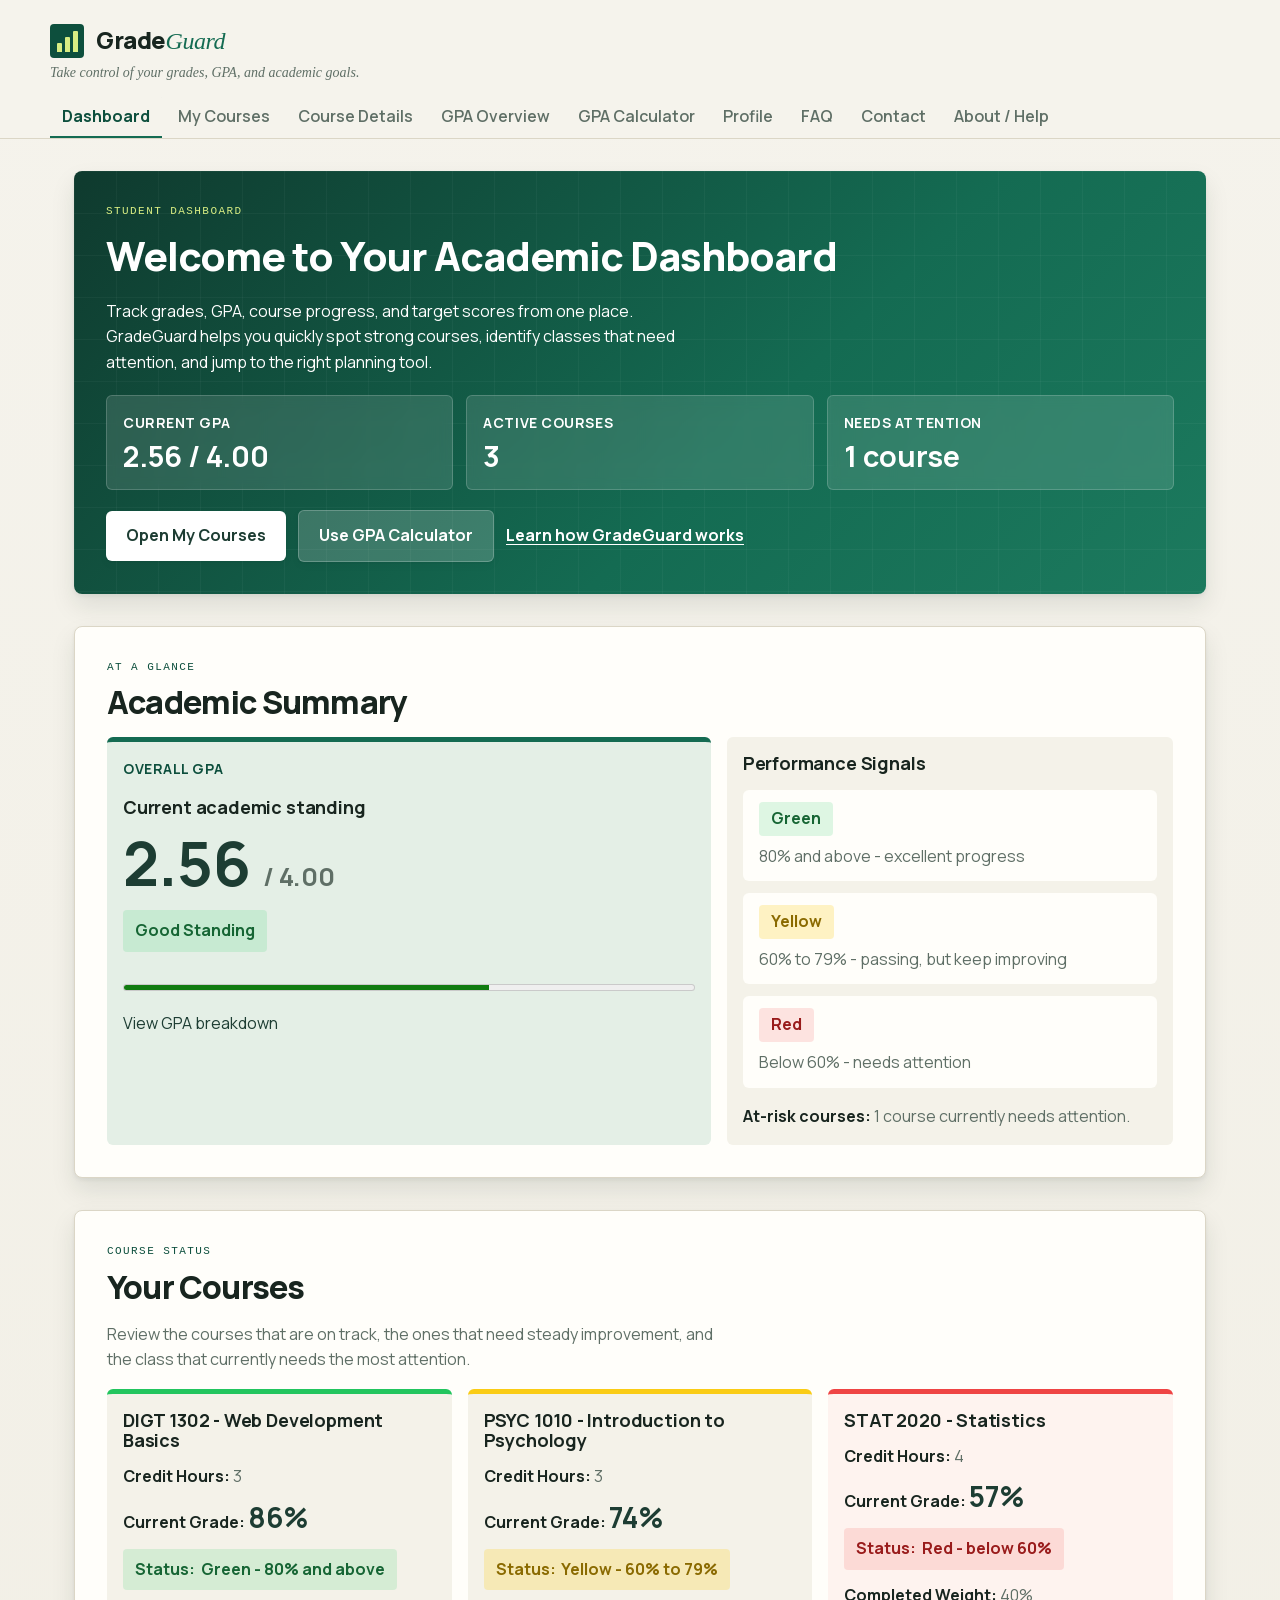
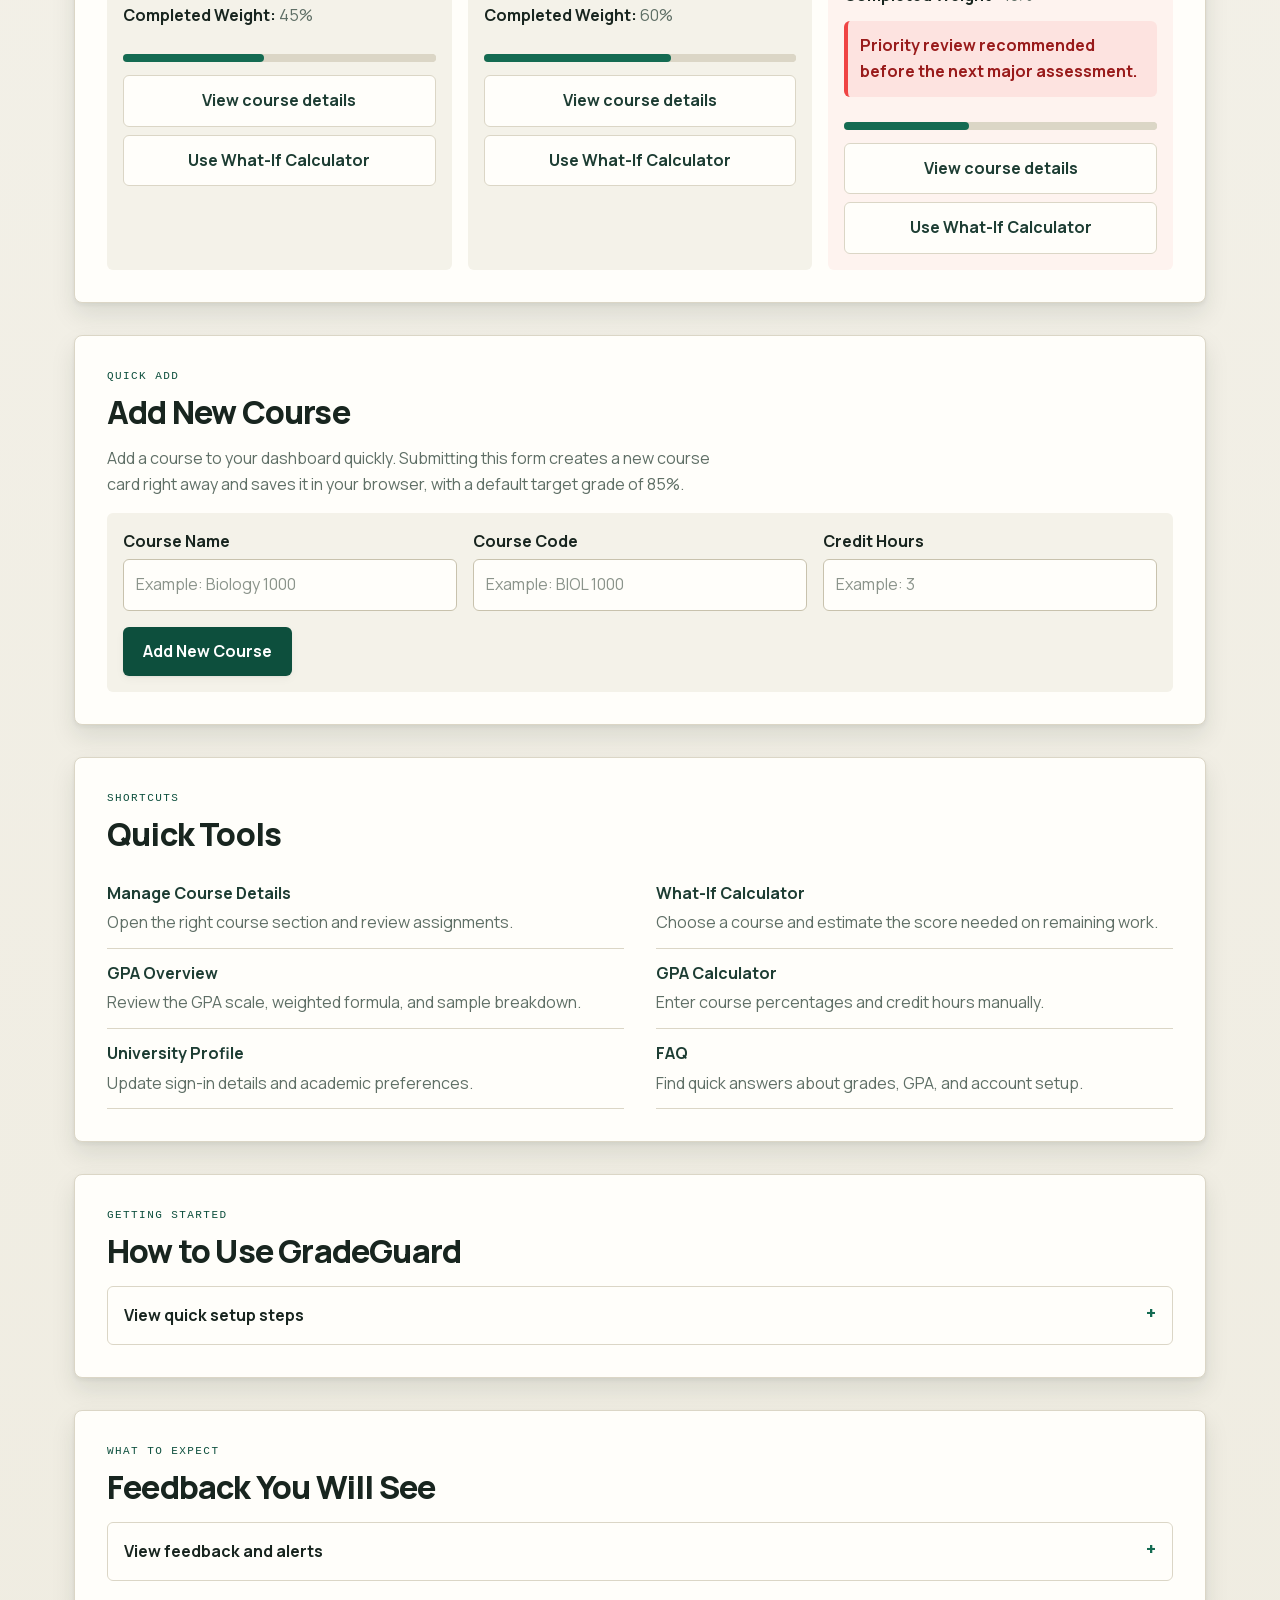
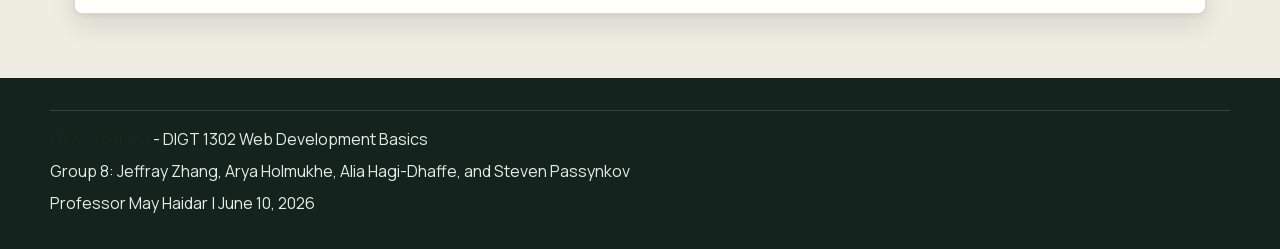
<file: index.html>
<!DOCTYPE html>
<html lang="en">
<head>
  <meta charset="UTF-8">
  <meta name="viewport" content="width=device-width, initial-scale=1.0">
  <meta name="description" content="GradeGuard helps university students track course grades, calculate GPA, and plan target grades.">
  <title>GradeGuard | Dashboard</title>
  <link rel="stylesheet" href="css/style.css">
  <link rel="stylesheet" href="css/index.css">
  <script src="js/gradeguard-data.js" defer></script>
  <script src="js/script.js" defer></script>
</head>
<body class="site-page page-index">
  <header class="page-header">
    <h1><span class="brand-mark" aria-hidden="true"><span></span><span></span><span></span></span><span class="brand-name">Grade<em>Guard</em></span></h1>
    <p>Take control of your grades, GPA, and academic goals.</p>

    <nav class="main-nav" aria-label="Main navigation">
      <ul>
        <li><a href="index.html" aria-current="page">Dashboard</a></li>
        <li><a href="courses.html">My Courses</a></li>
        <li><a href="course-detail.html">Course Details</a></li>
        <li><a href="gpa-overview.html">GPA Overview</a></li>
        <li><a href="gpa-calculator.html">GPA Calculator</a></li>
        <li><a href="profile.html">Profile</a></li>
        <li><a href="faq.html">FAQ</a></li>
        <li><a href="contact.html">Contact</a></li>
        <li><a href="about.html">About / Help</a></li>
      </ul>
    </nav>
  </header>

  <main class="page-content">
    <section class="dashboard-hero" aria-labelledby="welcome-heading">
      <p class="kicker">Student dashboard</p>
      <h2 id="welcome-heading">Welcome to Your Academic Dashboard</h2>
      <p>
        Track grades, GPA, course progress, and target scores from one place. GradeGuard helps you
        quickly spot strong courses, identify classes that need attention, and jump to the right
        planning tool.
      </p>

      <ul class="hero-metrics">
        <li>
          <span class="metric-label">Current GPA</span>
          <strong class="metric-value" id="metric-current-gpa">3.50 / 4.00</strong>
        </li>
        <li>
          <span class="metric-label">Active Courses</span>
          <strong class="metric-value" id="metric-active-courses">3</strong>
        </li>
        <li>
          <span class="metric-label">Needs Attention</span>
          <strong class="metric-value" id="metric-attention">1 course</strong>
        </li>
      </ul>

      <nav class="hero-actions" aria-label="Dashboard quick actions">
        <a class="button-link" href="courses.html">Open My Courses</a>
        <a class="button-link button-link--secondary" href="gpa-calculator.html">Use GPA Calculator</a>
        <a class="text-link" href="about.html">Learn how GradeGuard works</a>
      </nav>
    </section>

    <section class="dashboard-summary" aria-labelledby="summary-heading">
      <p class="kicker">At a glance</p>
      <h2 id="summary-heading">Academic Summary</h2>

      <article class="summary-card summary-card--gpa edge-top-thick">
        <p class="summary-kicker">Overall GPA</p>
        <h3>Current academic standing</h3>
        <p class="summary-value" id="summary-gpa-value">3.50 <span>/ 4.00</span></p>
        <p class="summary-status summary-status--good" id="summary-standing">Good Standing</p>
        <meter min="0" max="4" value="3.5" id="summary-gpa-meter">3.50 out of 4.00</meter>
        <p><a href="gpa-overview.html">View GPA breakdown</a></p>
      </article>

      <article class="summary-card">
        <h3>Performance Signals</h3>
        <ul class="status-legend">
          <li><span class="status-key status-key--good">Green</span> 80% and above - excellent progress</li>
          <li><span class="status-key status-key--warning">Yellow</span> 60% to 79% - passing, but keep improving</li>
          <li><span class="status-key status-key--danger">Red</span> Below 60% - needs attention</li>
        </ul>
        <p id="at-risk-note"><strong>At-risk courses:</strong> 1 course currently needs attention.</p>
      </article>
    </section>

    <section class="dashboard-courses" aria-labelledby="courses-heading">
      <p class="kicker">Course status</p>
      <h2 id="courses-heading">Your Courses</h2>
      <p>
        Review the courses that are on track, the ones that need steady improvement, and the class
        that currently needs the most attention.
      </p>

      <article class="course-card edge-top-thick edge-success">
        <h3>DIGT 1302 - Web Development Basics</h3>
        <p><strong>Credit Hours:</strong> 3</p>
        <p><strong>Current Grade:</strong> <span class="course-grade">86%</span></p>
        <p class="course-status course-status--good"><strong>Status:</strong> Green - 80% and above</p>
        <p><strong>Completed Weight:</strong> 45%</p>
        <progress max="100" value="45">45%</progress>
        <ul class="course-actions">
          <li><a href="course-detail.html#digt-1302">View course details</a></li>
          <li><a href="course-detail.html#digt-1302-what-if-calculator">Use What-If Calculator</a></li>
        </ul>
      </article>

      <article class="course-card edge-top-thick edge-warning">
        <h3>PSYC 1010 - Introduction to Psychology</h3>
        <p><strong>Credit Hours:</strong> 3</p>
        <p><strong>Current Grade:</strong> <span class="course-grade">74%</span></p>
        <p class="course-status course-status--warning"><strong>Status:</strong> Yellow - 60% to 79%</p>
        <p><strong>Completed Weight:</strong> 60%</p>
        <progress max="100" value="60">60%</progress>
        <ul class="course-actions">
          <li><a href="course-detail.html#psyc-1010">View course details</a></li>
          <li><a href="course-detail.html#psyc-1010-what-if-calculator">Use What-If Calculator</a></li>
        </ul>
      </article>

      <article class="course-card course-card--danger edge-top-thick edge-danger">
        <h3>STAT 2020 - Statistics</h3>
        <p><strong>Credit Hours:</strong> 4</p>
        <p><strong>Current Grade:</strong> <span class="course-grade">58%</span></p>
        <p class="course-status course-status--danger"><strong>Status:</strong> Red - below 60%</p>
        <p><strong>Completed Weight:</strong> 40%</p>
        <p class="course-alert edge-left edge-danger">Priority review recommended before the next major assessment.</p>
        <progress max="100" value="40">40%</progress>
        <ul class="course-actions">
          <li><a href="course-detail.html#stat-2020">View course details</a></li>
          <li><a href="course-detail.html#stat-2020-what-if-calculator">Use What-If Calculator</a></li>
        </ul>
      </article>
    </section>

    <section class="dashboard-form" aria-labelledby="add-course-heading">
      <p class="kicker">Quick add</p>
      <h2 id="add-course-heading">Add New Course</h2>
      <p>
        Add a course to your dashboard quickly. Submitting this form creates a new course card
        right away and saves it in your browser, with a default target grade of 85%.
      </p>

      <form action="course-detail.html" method="get" id="dashboard-add-course-form">
        <p>
          <label for="course-name">Course Name</label><br>
          <input type="text" id="course-name" name="course-name" placeholder="Example: Biology 1000" required>
        </p>

        <p>
          <label for="course-code">Course Code</label><br>
          <input type="text" id="course-code" name="course-code" placeholder="Example: BIOL 1000">
        </p>

        <p>
          <label for="credit-hours">Credit Hours</label><br>
          <input type="number" id="credit-hours" name="credit-hours" min="0" step="0.5" placeholder="Example: 3" required>
        </p>

        <p>
          <button type="submit">Add New Course</button>
        </p>
      </form>
    </section>

    <section class="dashboard-tools" aria-labelledby="quick-tools-heading">
      <p class="kicker">Shortcuts</p>
      <h2 id="quick-tools-heading">Quick Tools</h2>

      <ul class="quick-tool-list">
        <li>
          <a href="course-detail.html#course-tools">Manage Course Details</a>
          <span>Open the right course section and review assignments.</span>
        </li>
        <li>
          <a href="course-detail.html#course-tools">What-If Calculator</a>
          <span>Choose a course and estimate the score needed on remaining work.</span>
        </li>
        <li>
          <a href="gpa-overview.html">GPA Overview</a>
          <span>Review the GPA scale, weighted formula, and sample breakdown.</span>
        </li>
        <li>
          <a href="gpa-calculator.html">GPA Calculator</a>
          <span>Enter course percentages and credit hours manually.</span>
        </li>
        <li>
          <a href="profile.html">University Profile</a>
          <span>Update sign-in details and academic preferences.</span>
        </li>
        <li>
          <a href="faq.html">FAQ</a>
          <span>Find quick answers about grades, GPA, and account setup.</span>
        </li>
      </ul>
    </section>

    <section class="dashboard-collapsible" aria-labelledby="how-to-heading">
      <p class="kicker">Getting started</p>
      <h2 id="how-to-heading">How to Use GradeGuard</h2>
      <details>
        <summary>View quick setup steps</summary>
        <ol class="compact-list">
          <li>Add a course by entering the course name and credit hours.</li>
          <li>Open the course detail page and add each assignment, score, and weight.</li>
          <li>Check your current weighted grade and completed course weight.</li>
          <li>Use the What-If Calculator to choose a target final grade.</li>
          <li>Review the GPA Overview, then use the GPA Calculator to see how your courses affect your overall GPA.</li>
        </ol>
      </details>
    </section>

    <section class="dashboard-collapsible" aria-labelledby="feedback-heading">
      <p class="kicker">What to expect</p>
      <h2 id="feedback-heading">Feedback You Will See</h2>
      <details>
        <summary>View feedback and alerts</summary>
        <ul class="compact-list">
          <li><strong>Form validation:</strong> inline warnings for missing, negative, or invalid grade values.</li>
          <li><strong>Performance indicators:</strong> green, yellow, and red grade status labels.</li>
          <li><strong>Progress bars:</strong> visual summaries of completed course weight.</li>
          <li><strong>Dynamic grade messages:</strong> the What-If Calculator explains what score is needed to reach a target grade.</li>
          <li><strong>Confirmation messages:</strong> instant updates after courses or assignments are added or removed.</li>
        </ul>
      </details>
    </section>
  </main>

  <footer class="site-footer">
    <hr>
    <p><strong>GradeGuard</strong> - DIGT 1302 Web Development Basics</p>
    <p>Group 8: Jeffray Zhang, Arya Holmukhe, Alia Hagi-Dhaffe, and Steven Passynkov</p>
    <p>Professor May Haidar | June 10, 2026</p>
  </footer>
</body>
</html>
</file>
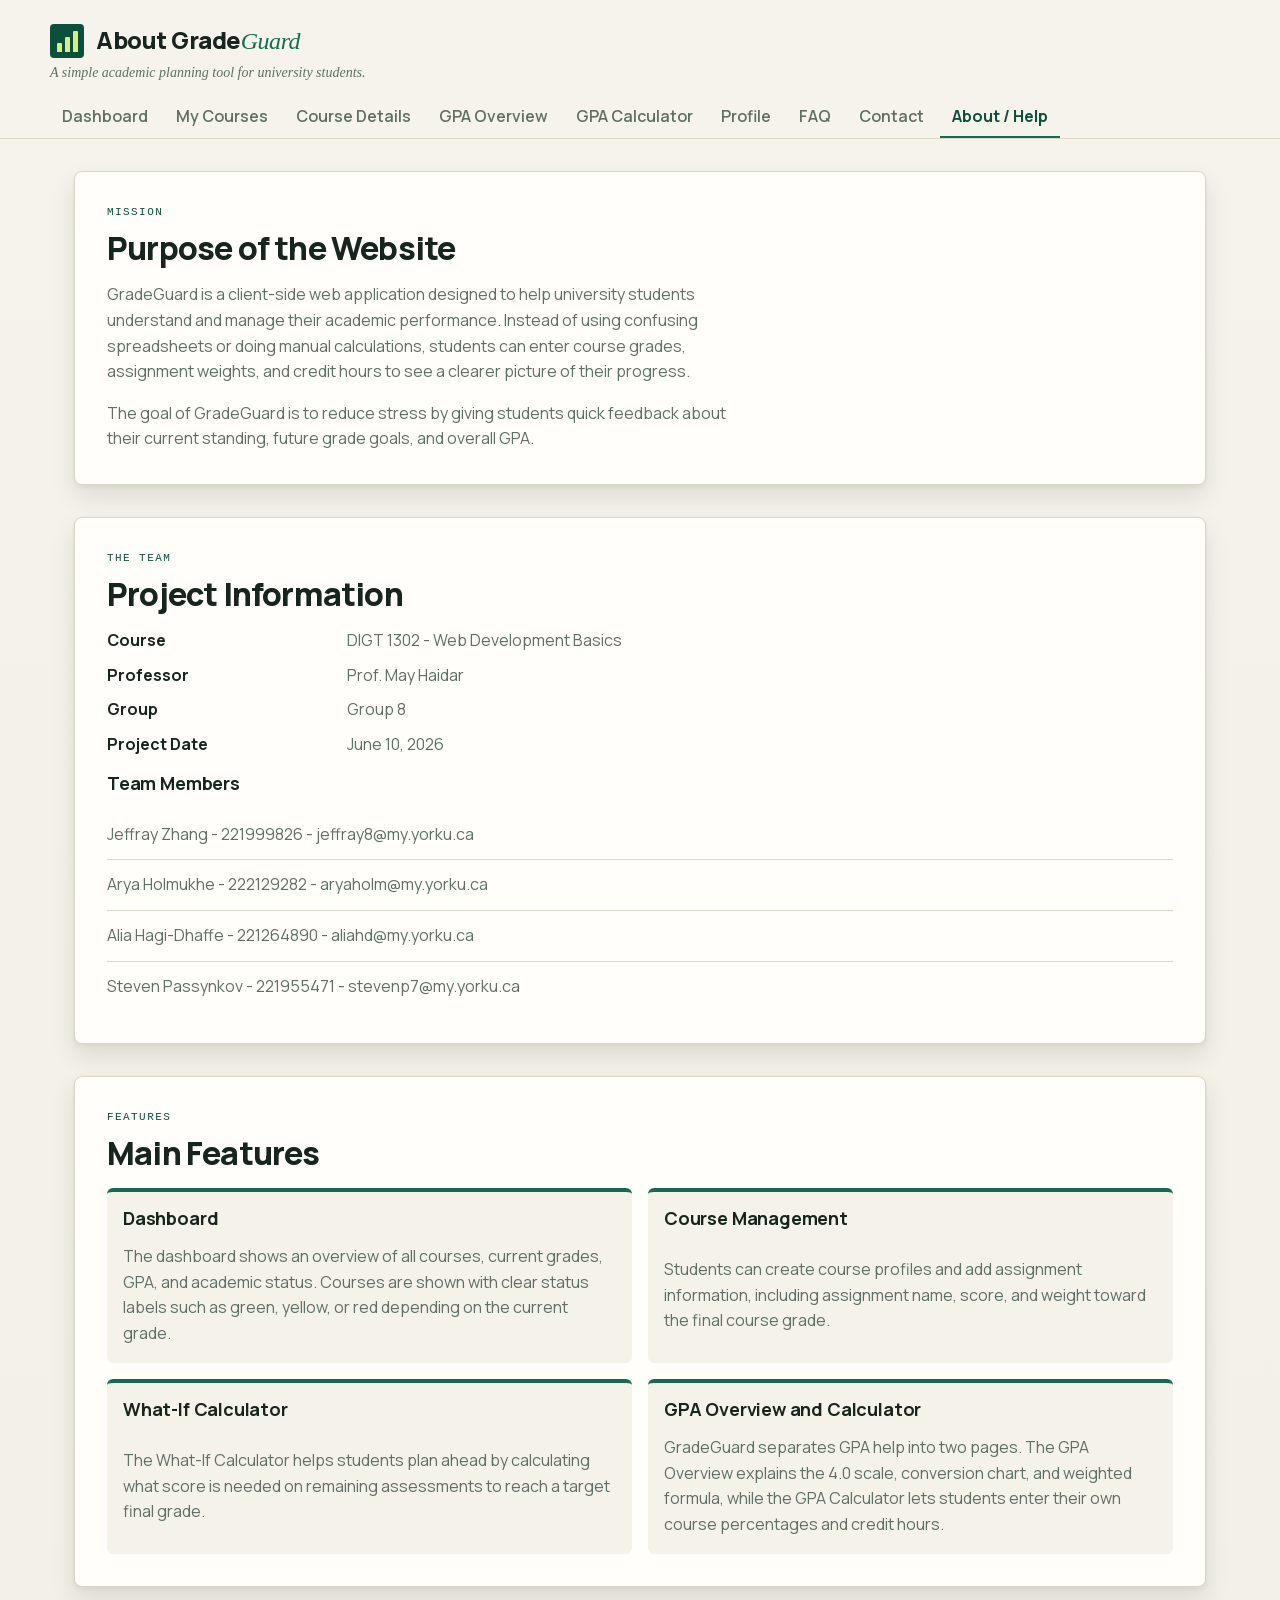
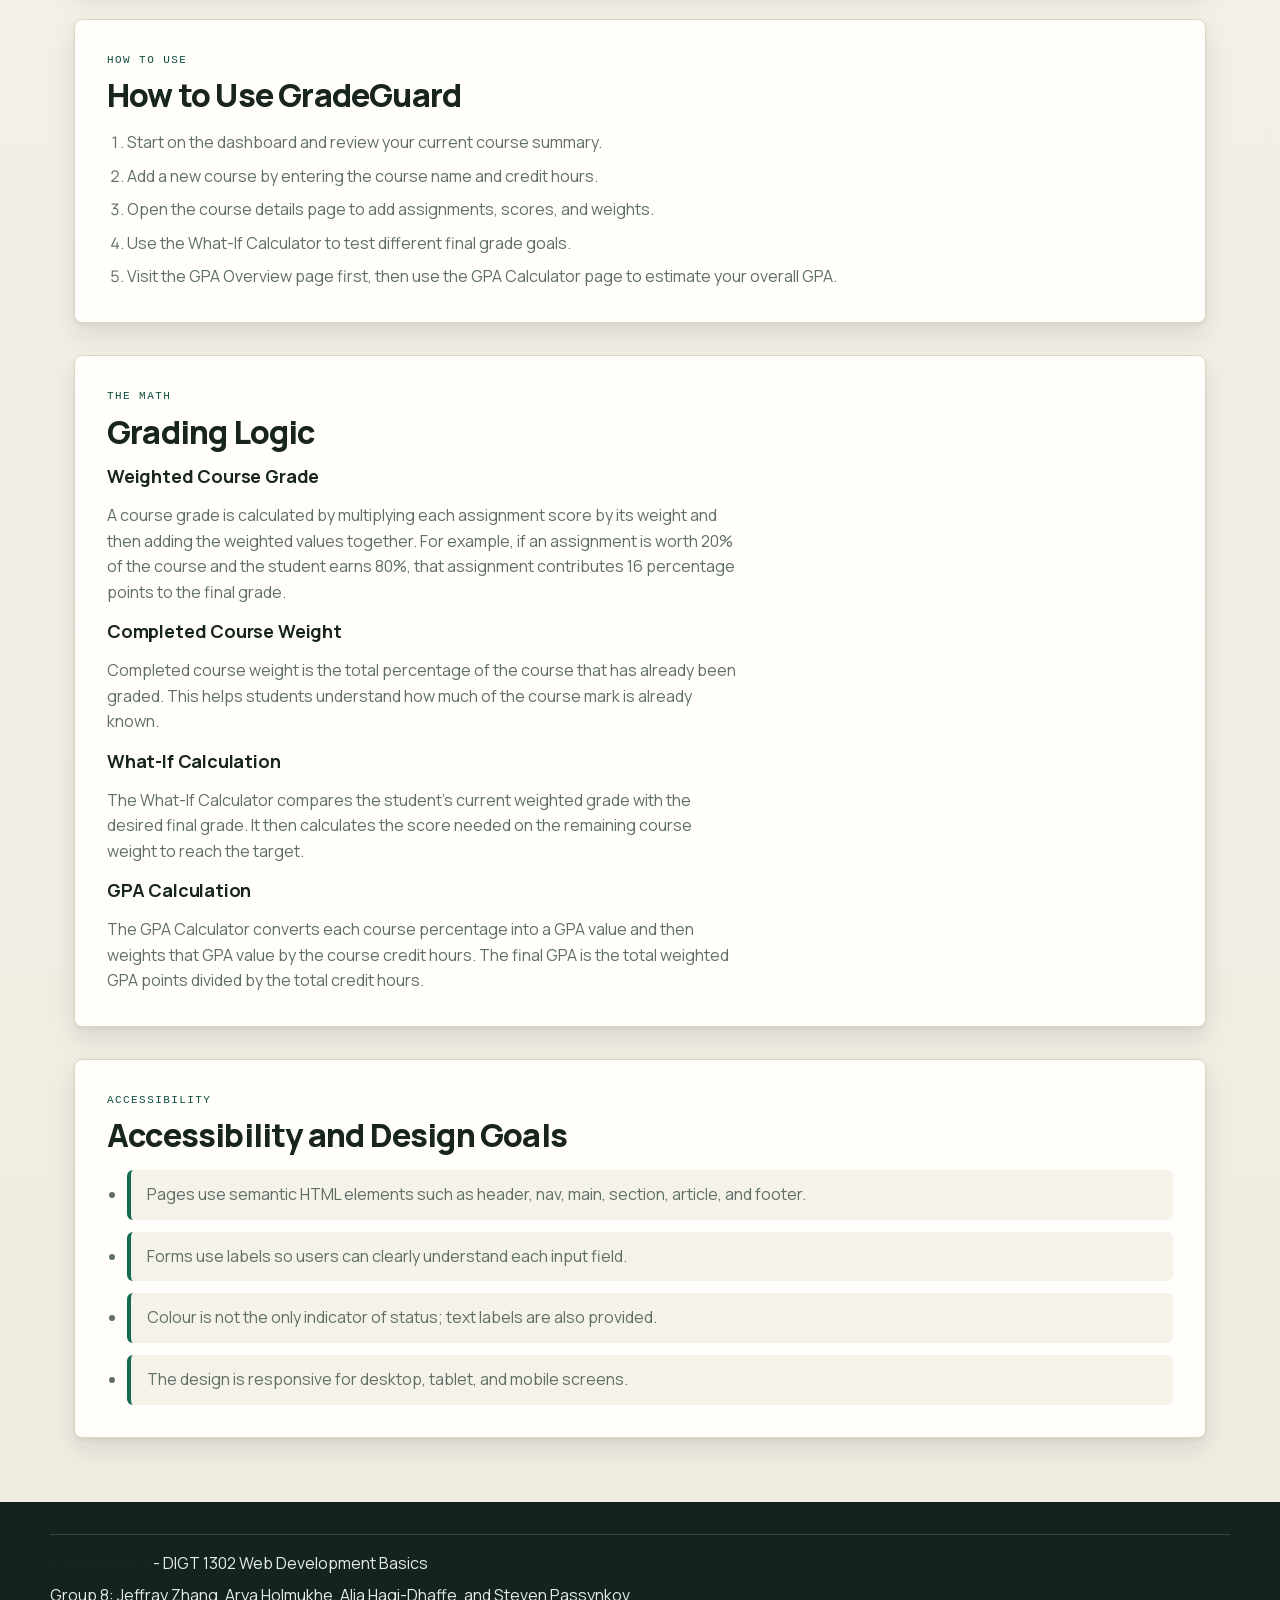
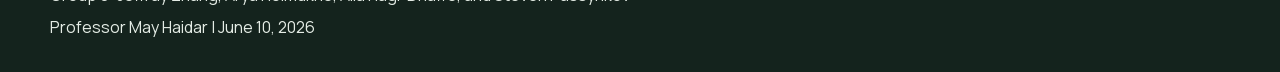
<file: about.html>
<!DOCTYPE html>
<html lang="en">
<head>
  <meta charset="UTF-8">
  <meta name="viewport" content="width=device-width, initial-scale=1.0">
  <meta name="description" content="Learn how GradeGuard helps students track grades, calculate GPA, and plan academic goals.">
  <title>About GradeGuard</title>
  <link rel="stylesheet" href="css/style.css">
  <link rel="stylesheet" href="css/about.css">
  <script src="js/gradeguard-data.js" defer></script>
  <script src="js/script.js" defer></script>
</head>
<body class="site-page page-about">
  <header class="page-header">
    <h1><span class="brand-mark" aria-hidden="true"><span></span><span></span><span></span></span><span class="brand-name">About Grade<em>Guard</em></span></h1>
    <p>A simple academic planning tool for university students.</p>

    <nav class="main-nav" aria-label="Main navigation">
      <ul>
        <li><a href="index.html">Dashboard</a></li>
        <li><a href="courses.html">My Courses</a></li>
        <li><a href="course-detail.html">Course Details</a></li>
        <li><a href="gpa-overview.html">GPA Overview</a></li>
        <li><a href="gpa-calculator.html">GPA Calculator</a></li>
        <li><a href="profile.html">Profile</a></li>
        <li><a href="faq.html">FAQ</a></li>
        <li><a href="contact.html">Contact</a></li>
        <li><a href="about.html" aria-current="page">About / Help</a></li>
      </ul>
    </nav>
  </header>

  <main class="page-content">
    <section aria-labelledby="purpose-heading">
      <p class="kicker">Mission</p>
      <h2 id="purpose-heading">Purpose of the Website</h2>
      <p>
        GradeGuard is a client-side web application designed to help university students understand
        and manage their academic performance. Instead of using confusing spreadsheets or doing
        manual calculations, students can enter course grades, assignment weights, and credit hours
        to see a clearer picture of their progress.
      </p>
      <p>
        The goal of GradeGuard is to reduce stress by giving students quick feedback about their
        current standing, future grade goals, and overall GPA.
      </p>
    </section>

    <section aria-labelledby="team-heading">
      <p class="kicker">The team</p>
      <h2 id="team-heading">Project Information</h2>
      <dl>
        <dt>Course</dt>
        <dd>DIGT 1302 - Web Development Basics</dd>

        <dt>Professor</dt>
        <dd>Prof. May Haidar</dd>

        <dt>Group</dt>
        <dd>Group 8</dd>

        <dt>Project Date</dt>
        <dd>June 10, 2026</dd>
      </dl>

      <h3>Team Members</h3>
      <ul>
        <li>Jeffray Zhang - 221999826 - jeffray8@my.yorku.ca</li>
        <li>Arya Holmukhe - 222129282 - aryaholm@my.yorku.ca</li>
        <li>Alia Hagi-Dhaffe - 221264890 - aliahd@my.yorku.ca</li>
        <li>Steven Passynkov - 221955471 - stevenp7@my.yorku.ca</li>
      </ul>
    </section>

    <section aria-labelledby="features-heading">
      <p class="kicker">Features</p>
      <h2 id="features-heading">Main Features</h2>

      <article class="edge-top">
        <h3>Dashboard</h3>
        <p>
          The dashboard shows an overview of all courses, current grades, GPA, and academic status.
          Courses are shown with clear status labels such as green, yellow, or red depending on the
          current grade.
        </p>
      </article>

      <article class="edge-top">
        <h3>Course Management</h3>
        <p>
          Students can create course profiles and add assignment information, including assignment
          name, score, and weight toward the final course grade.
        </p>
      </article>

      <article class="edge-top">
        <h3>What-If Calculator</h3>
        <p>
          The What-If Calculator helps students plan ahead by calculating what score is needed on
          remaining assessments to reach a target final grade.
        </p>
      </article>

      <article class="edge-top">
        <h3>GPA Overview and Calculator</h3>
        <p>
          GradeGuard separates GPA help into two pages. The GPA Overview explains the 4.0 scale,
          conversion chart, and weighted formula, while the GPA Calculator lets students enter their
          own course percentages and credit hours.
        </p>
      </article>
    </section>

    <section aria-labelledby="instructions-heading">
      <p class="kicker">How to use</p>
      <h2 id="instructions-heading">How to Use GradeGuard</h2>
      <ol>
        <li>Start on the dashboard and review your current course summary.</li>
        <li>Add a new course by entering the course name and credit hours.</li>
        <li>Open the course details page to add assignments, scores, and weights.</li>
        <li>Use the What-If Calculator to test different final grade goals.</li>
        <li>Visit the GPA Overview page first, then use the GPA Calculator page to estimate your overall GPA.</li>
      </ol>
    </section>

    <section aria-labelledby="grading-heading">
      <p class="kicker">The math</p>
      <h2 id="grading-heading">Grading Logic</h2>

      <h3>Weighted Course Grade</h3>
      <p>
        A course grade is calculated by multiplying each assignment score by its weight and then
        adding the weighted values together. For example, if an assignment is worth 20% of the course
        and the student earns 80%, that assignment contributes 16 percentage points to the final grade.
      </p>

      <h3>Completed Course Weight</h3>
      <p>
        Completed course weight is the total percentage of the course that has already been graded.
        This helps students understand how much of the course mark is already known.
      </p>

      <h3>What-If Calculation</h3>
      <p>
        The What-If Calculator compares the student's current weighted grade with the desired final
        grade. It then calculates the score needed on the remaining course weight to reach the target.
      </p>

      <h3>GPA Calculation</h3>
      <p>
        The GPA Calculator converts each course percentage into a GPA value and then weights that GPA
        value by the course credit hours. The final GPA is the total weighted GPA points divided by
        the total credit hours.
      </p>
    </section>

    <section aria-labelledby="accessibility-heading">
      <p class="kicker">Accessibility</p>
      <h2 id="accessibility-heading">Accessibility and Design Goals</h2>
      <ul>
        <li class="edge-left">Pages use semantic HTML elements such as header, nav, main, section, article, and footer.</li>
        <li class="edge-left">Forms use labels so users can clearly understand each input field.</li>
        <li class="edge-left">Colour is not the only indicator of status; text labels are also provided.</li>
        <li class="edge-left">The design is responsive for desktop, tablet, and mobile screens.</li>
      </ul>
    </section>
  </main>

  <footer class="site-footer">
    <hr>
    <p><strong>GradeGuard</strong> - DIGT 1302 Web Development Basics</p>
    <p>Group 8: Jeffray Zhang, Arya Holmukhe, Alia Hagi-Dhaffe, and Steven Passynkov</p>
    <p>Professor May Haidar | June 10, 2026</p>
  </footer>
</body>
</html>
</file>
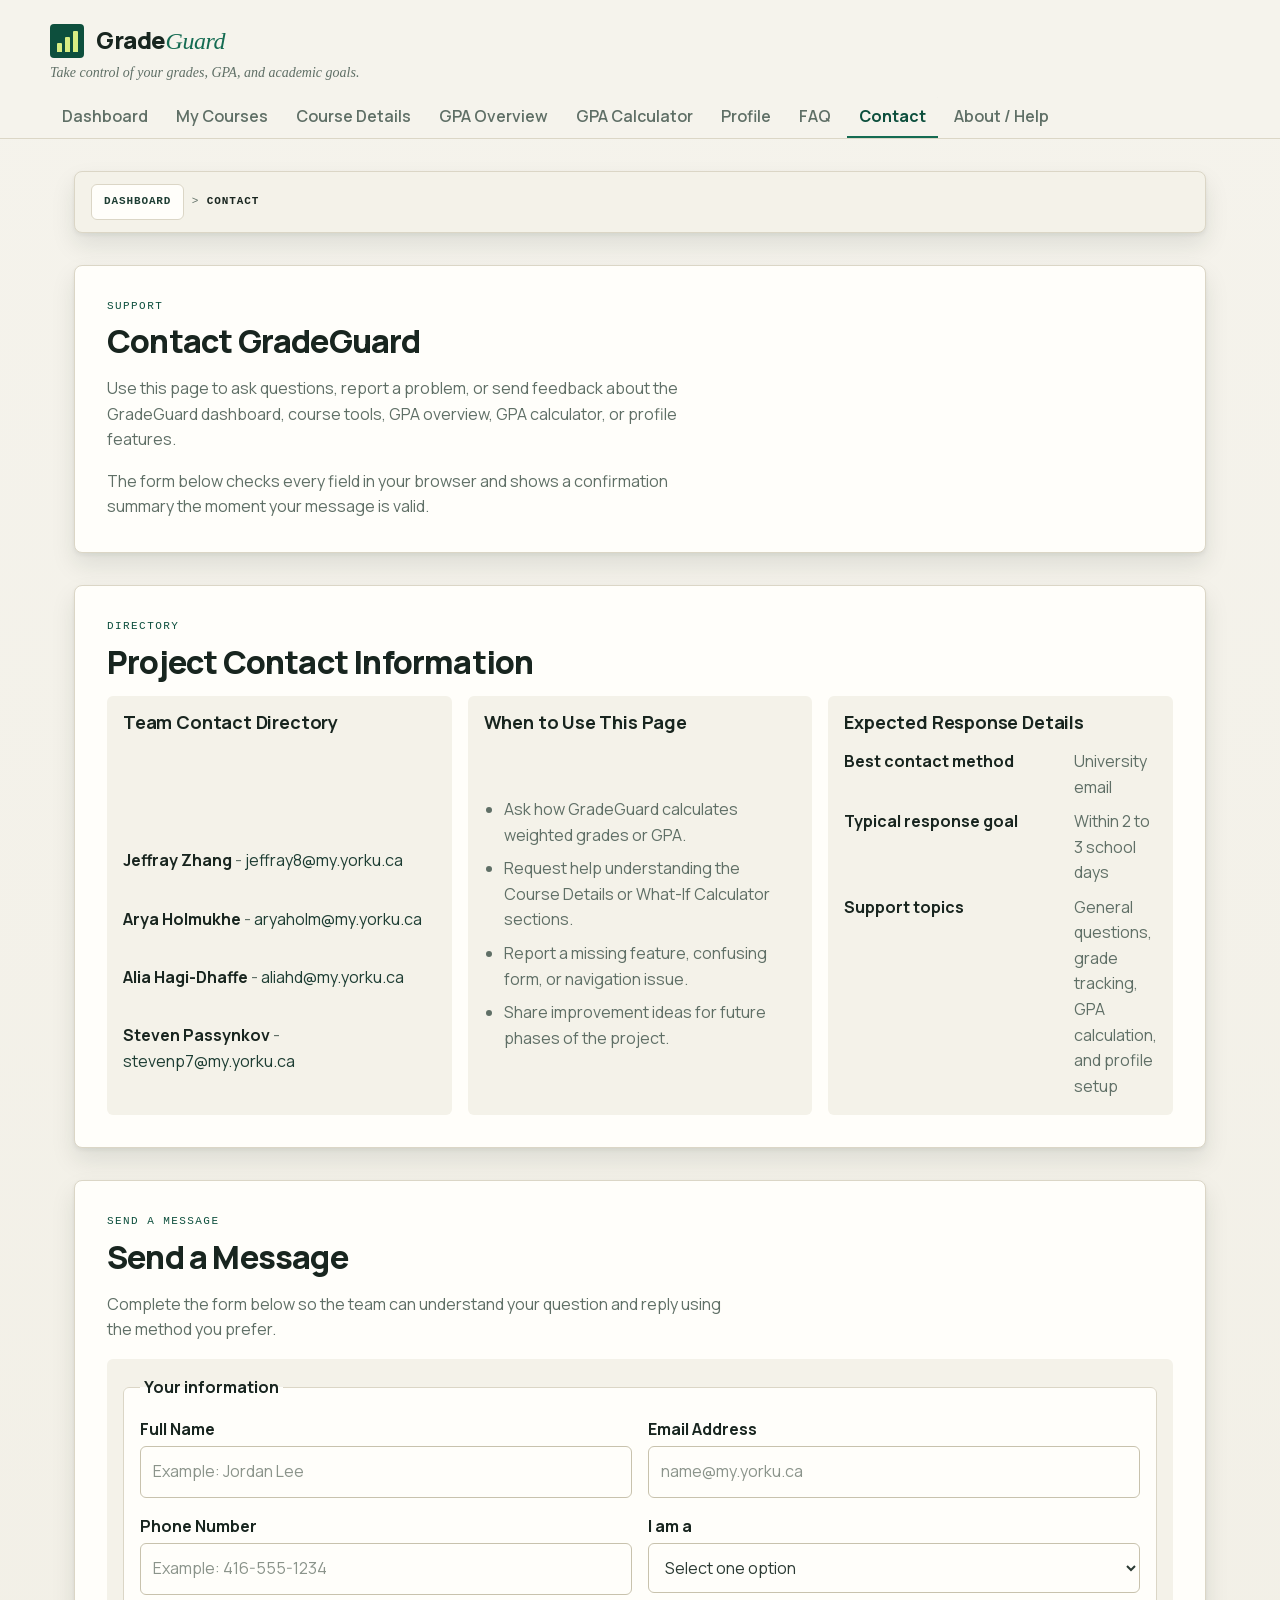
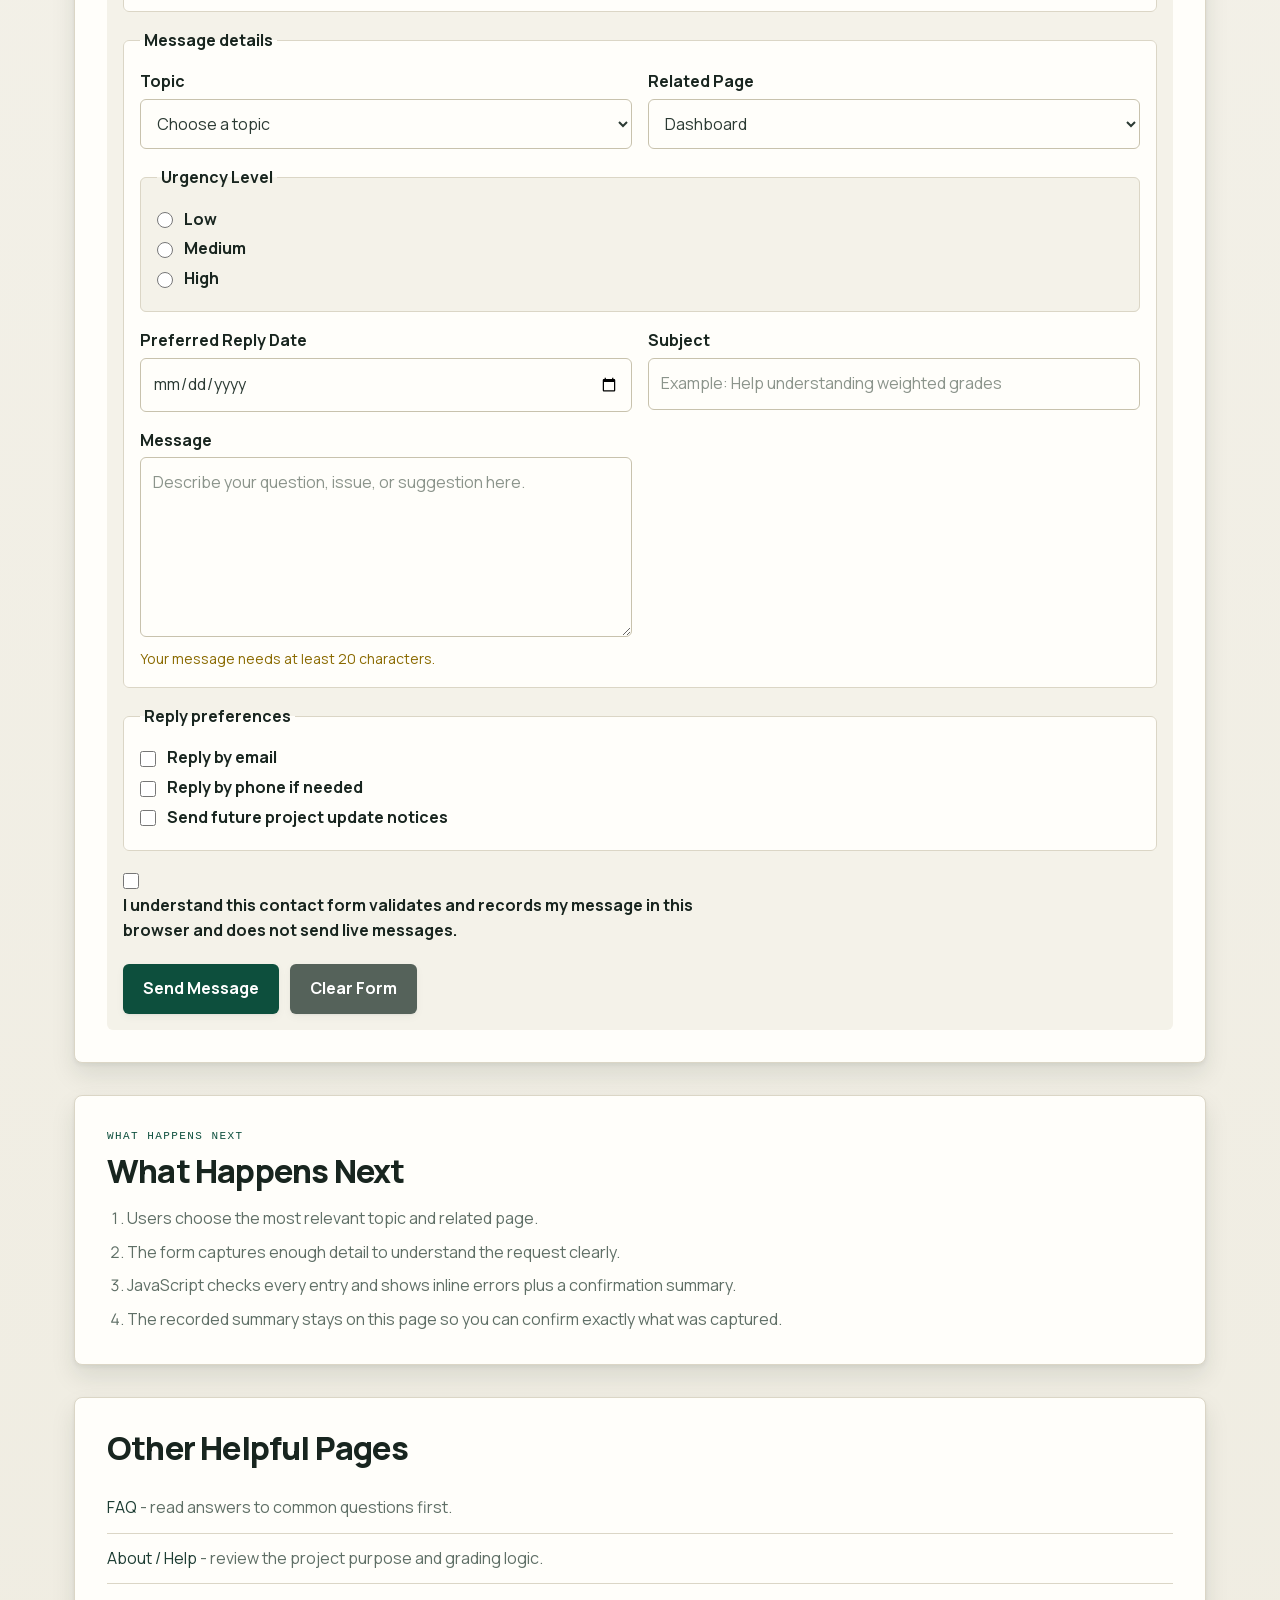
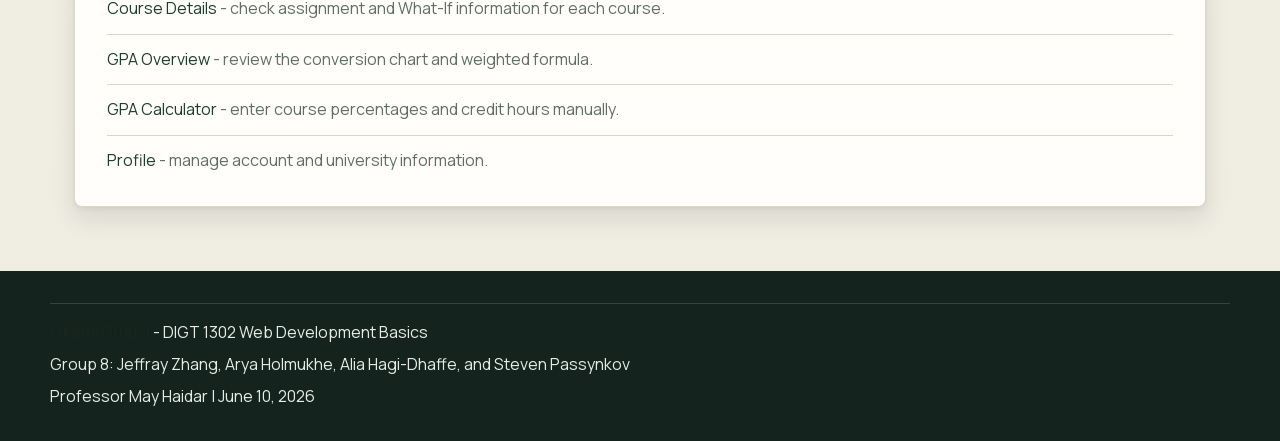
<file: contact.html>
<!DOCTYPE html>
<html lang="en">
<head>
  <meta charset="UTF-8">
  <meta name="viewport" content="width=device-width, initial-scale=1.0">
  <meta name="description" content="Contact the GradeGuard team, send feedback, ask questions about grade tracking tools, and share feedback about GradeGuard.">
  <title>GradeGuard | Contact</title>
  <link rel="stylesheet" href="css/style.css">
  <link rel="stylesheet" href="css/contact.css">
  <script src="js/gradeguard-data.js" defer></script>
  <script src="js/script.js" defer></script>
</head>
<body class="site-page page-contact">
  <header class="page-header">
    <h1><span class="brand-mark" aria-hidden="true"><span></span><span></span><span></span></span><span class="brand-name">Grade<em>Guard</em></span></h1>
    <p>Take control of your grades, GPA, and academic goals.</p>

    <nav class="main-nav" aria-label="Main navigation">
      <ul>
        <li><a href="index.html">Dashboard</a></li>
        <li><a href="courses.html">My Courses</a></li>
        <li><a href="course-detail.html">Course Details</a></li>
        <li><a href="gpa-overview.html">GPA Overview</a></li>
        <li><a href="gpa-calculator.html">GPA Calculator</a></li>
        <li><a href="profile.html">Profile</a></li>
        <li><a href="faq.html">FAQ</a></li>
        <li><a href="contact.html" aria-current="page">Contact</a></li>
        <li><a href="about.html">About / Help</a></li>
      </ul>
    </nav>
  </header>

  <main class="page-content">
    <nav aria-label="Breadcrumb">
      <p>
        <a href="index.html">Dashboard</a> &gt; <strong>Contact</strong>
      </p>
    </nav>

    <section aria-labelledby="contact-overview-heading">
      <p class="kicker">Support</p>
      <h2 id="contact-overview-heading">Contact GradeGuard</h2>
      <p>
        Use this page to ask questions, report a problem, or send feedback about the GradeGuard
        dashboard, course tools, GPA overview, GPA calculator, or profile features.
      </p>
      <p>
        The form below checks every field in your browser and shows a confirmation summary the
        moment your message is valid.
      </p>
    </section>

    <section aria-labelledby="contact-options-heading">
      <p class="kicker">Directory</p>
      <h2 id="contact-options-heading">Project Contact Information</h2>

      <article>
        <h3>Team Contact Directory</h3>
        <address>
          <p><strong>Jeffray Zhang</strong> - <a href="mailto:jeffray8@my.yorku.ca">jeffray8@my.yorku.ca</a></p>
          <p><strong>Arya Holmukhe</strong> - <a href="mailto:aryaholm@my.yorku.ca">aryaholm@my.yorku.ca</a></p>
          <p><strong>Alia Hagi-Dhaffe</strong> - <a href="mailto:aliahd@my.yorku.ca">aliahd@my.yorku.ca</a></p>
          <p><strong>Steven Passynkov</strong> - <a href="mailto:stevenp7@my.yorku.ca">stevenp7@my.yorku.ca</a></p>
        </address>
      </article>

      <article>
        <h3>When to Use This Page</h3>
        <ul>
          <li>Ask how GradeGuard calculates weighted grades or GPA.</li>
          <li>Request help understanding the Course Details or What-If Calculator sections.</li>
          <li>Report a missing feature, confusing form, or navigation issue.</li>
          <li>Share improvement ideas for future phases of the project.</li>
        </ul>
      </article>

      <article>
        <h3>Expected Response Details</h3>
        <dl>
          <dt>Best contact method</dt>
          <dd>University email</dd>

          <dt>Typical response goal</dt>
          <dd>Within 2 to 3 school days</dd>

          <dt>Support topics</dt>
          <dd>General questions, grade tracking, GPA calculation, and profile setup</dd>
        </dl>
      </article>
    </section>

    <section aria-labelledby="contact-form-heading">
      <p class="kicker">Send a message</p>
      <h2 id="contact-form-heading">Send a Message</h2>
      <p>
        Complete the form below so the team can understand your question and reply using the method
        you prefer.
      </p>

      <form action="contact.html" method="get" id="contact-form">
        <fieldset>
          <legend>Your information</legend>

          <p>
            <label for="contact-name">Full Name</label><br>
            <input type="text" id="contact-name" name="contact-name" placeholder="Example: Jordan Lee" autocomplete="name" required>
          </p>

          <p>
            <label for="contact-email">Email Address</label><br>
            <input type="email" id="contact-email" name="contact-email" placeholder="name@my.yorku.ca" autocomplete="email" required>
          </p>

          <p>
            <label for="contact-phone">Phone Number</label><br>
            <input type="tel" id="contact-phone" name="contact-phone" placeholder="Example: 416-555-1234" autocomplete="tel">
          </p>

          <p>
            <label for="student-role">I am a</label><br>
            <select id="student-role" name="student-role" required>
              <option value="">Select one option</option>
              <option value="student">Student user</option>
              <option value="instructor">Instructor or teaching staff</option>
              <option value="teammate">Project team member</option>
              <option value="visitor">Other visitor</option>
            </select>
          </p>
        </fieldset>

        <fieldset>
          <legend>Message details</legend>

          <p>
            <label for="message-topic">Topic</label><br>
            <select id="message-topic" name="message-topic" required>
              <option value="">Choose a topic</option>
              <option value="general">General question</option>
              <option value="grades">Grade tracking</option>
              <option value="what-if">What-If Calculator</option>
              <option value="gpa">GPA Calculator</option>
              <option value="profile">Profile or sign-in</option>
              <option value="feedback">Feature suggestion or feedback</option>
              <option value="technical">Technical problem</option>
            </select>
          </p>

          <p>
            <label for="related-page">Related Page</label><br>
            <select id="related-page" name="related-page">
              <option value="dashboard">Dashboard</option>
              <option value="courses">My Courses</option>
              <option value="course-details">Course Details</option>
              <option value="gpa-overview">GPA Overview</option>
              <option value="gpa-calculator">GPA Calculator</option>
              <option value="profile">Profile</option>
              <option value="faq">FAQ</option>
              <option value="contact">Contact</option>
              <option value="about">About / Help</option>
            </select>
          </p>

          <fieldset>
            <legend>Urgency Level</legend>
            <p>
              <input type="radio" id="urgency-low" name="urgency-level" value="low" required>
              <label for="urgency-low">Low</label><br>
              <input type="radio" id="urgency-medium" name="urgency-level" value="medium">
              <label for="urgency-medium">Medium</label><br>
              <input type="radio" id="urgency-high" name="urgency-level" value="high">
              <label for="urgency-high">High</label>
            </p>
          </fieldset>

          <p>
            <label for="reply-date">Preferred Reply Date</label><br>
            <input type="date" id="reply-date" name="reply-date">
          </p>

          <p>
            <label for="message-subject">Subject</label><br>
            <input type="text" id="message-subject" name="message-subject" placeholder="Example: Help understanding weighted grades" required>
          </p>

          <p>
            <label for="message-body">Message</label><br>
            <textarea id="message-body" name="message-body" rows="6" cols="40" placeholder="Describe your question, issue, or suggestion here." required></textarea>
          </p>
        </fieldset>

        <fieldset>
          <legend>Reply preferences</legend>
          <p>
            <input type="checkbox" id="reply-email" name="reply-method" value="email">
            <label for="reply-email">Reply by email</label><br>
            <input type="checkbox" id="reply-phone" name="reply-method" value="phone">
            <label for="reply-phone">Reply by phone if needed</label><br>
            <input type="checkbox" id="project-updates" name="reply-method" value="updates">
            <label for="project-updates">Send future project update notices</label>
          </p>
        </fieldset>

        <p>
          <input type="checkbox" id="contact-consent" name="contact-consent" required>
          <label for="contact-consent">I understand this contact form validates and records my message in this browser and does not send live messages.</label>
        </p>

        <p>
          <button type="submit">Send Message</button>
          <button type="reset">Clear Form</button>
        </p>
      </form>
    </section>

    <section aria-labelledby="next-steps-heading">
      <p class="kicker">What happens next</p>
      <h2 id="next-steps-heading">What Happens Next</h2>
      <ol>
        <li>Users choose the most relevant topic and related page.</li>
        <li>The form captures enough detail to understand the request clearly.</li>
        <li>JavaScript checks every entry and shows inline errors plus a confirmation summary.</li>
        <li>The recorded summary stays on this page so you can confirm exactly what was captured.</li>
      </ol>
    </section>

    <aside aria-labelledby="help-navigation-heading">
      <h2 id="help-navigation-heading">Other Helpful Pages</h2>
      <ul>
        <li><a href="faq.html">FAQ</a> - read answers to common questions first.</li>
        <li><a href="about.html">About / Help</a> - review the project purpose and grading logic.</li>
        <li><a href="course-detail.html">Course Details</a> - check assignment and What-If information for each course.</li>
        <li><a href="gpa-overview.html">GPA Overview</a> - review the conversion chart and weighted formula.</li>
        <li><a href="gpa-calculator.html">GPA Calculator</a> - enter course percentages and credit hours manually.</li>
        <li><a href="profile.html">Profile</a> - manage account and university information.</li>
      </ul>
    </aside>
  </main>

  <footer class="site-footer">
    <hr>
    <p><strong>GradeGuard</strong> - DIGT 1302 Web Development Basics</p>
    <p>Group 8: Jeffray Zhang, Arya Holmukhe, Alia Hagi-Dhaffe, and Steven Passynkov</p>
    <p>Professor May Haidar | June 10, 2026</p>
  </footer>
</body>
</html>
</file>
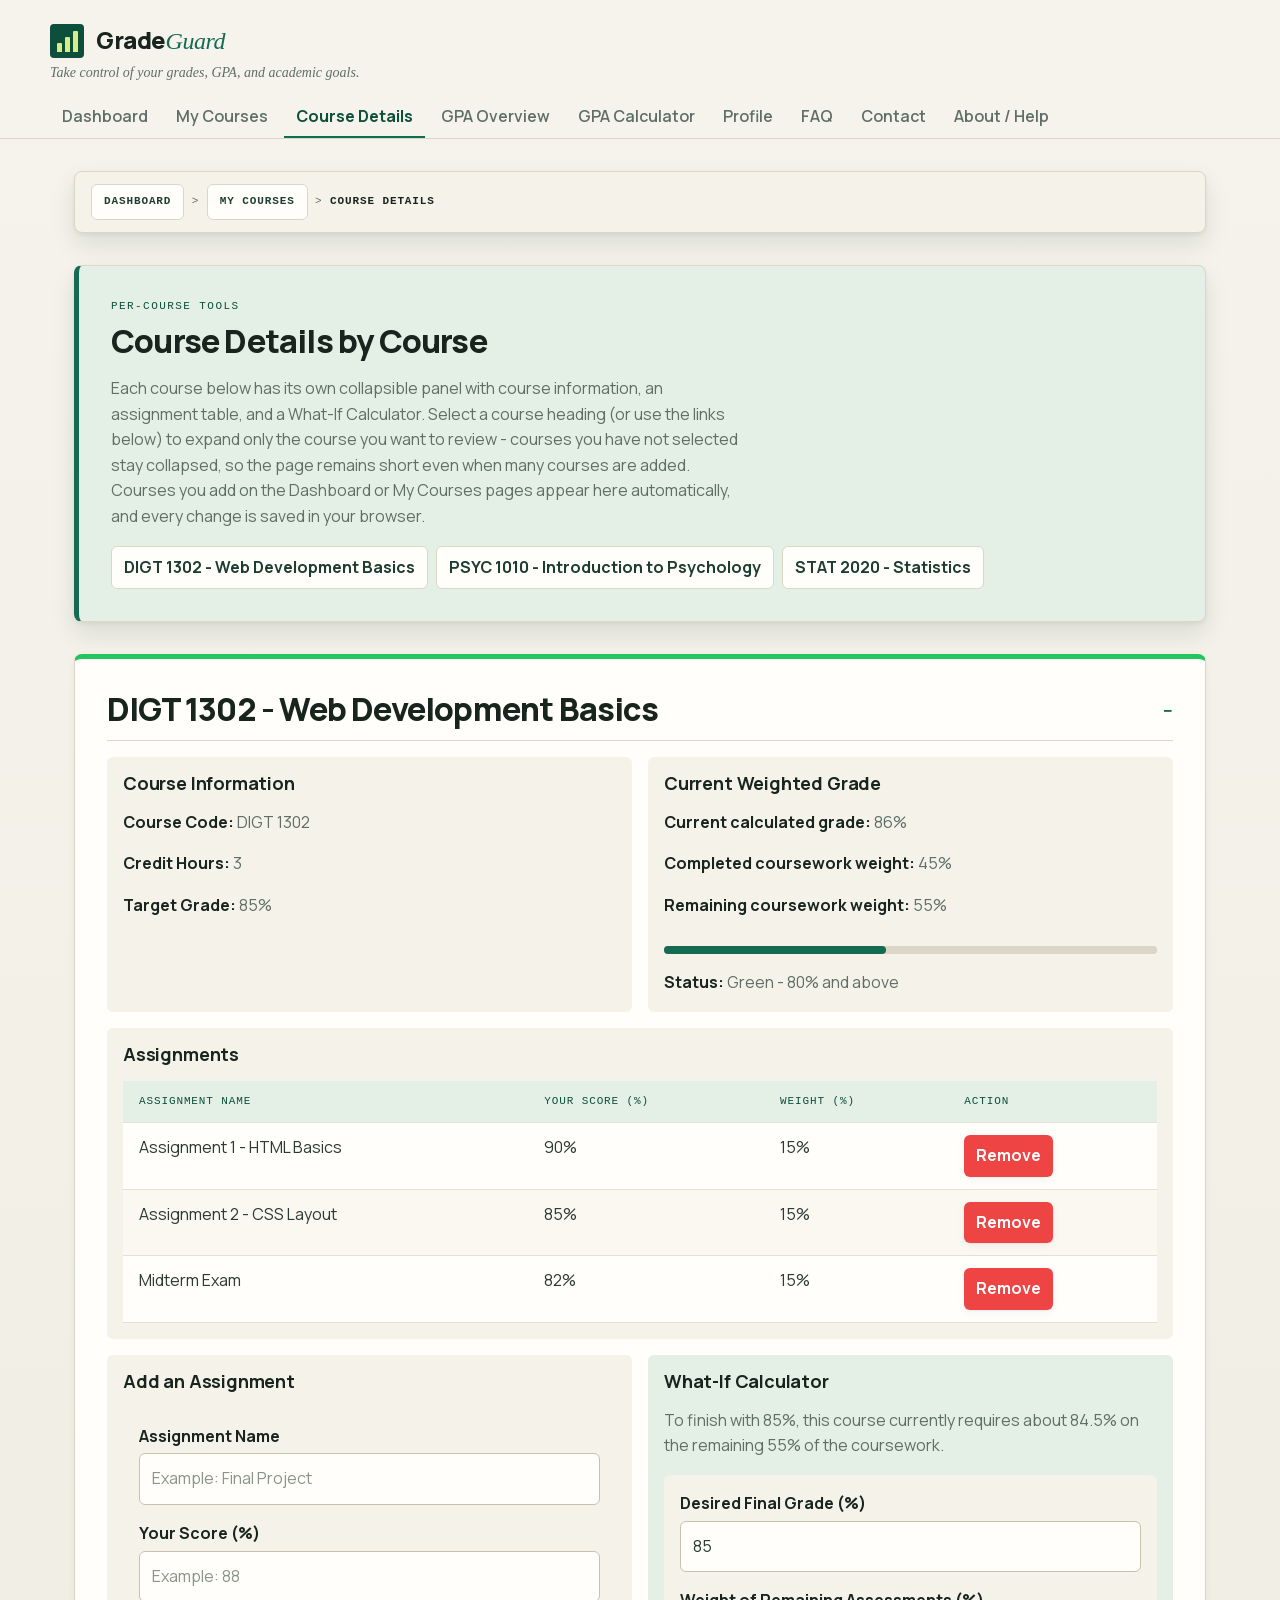
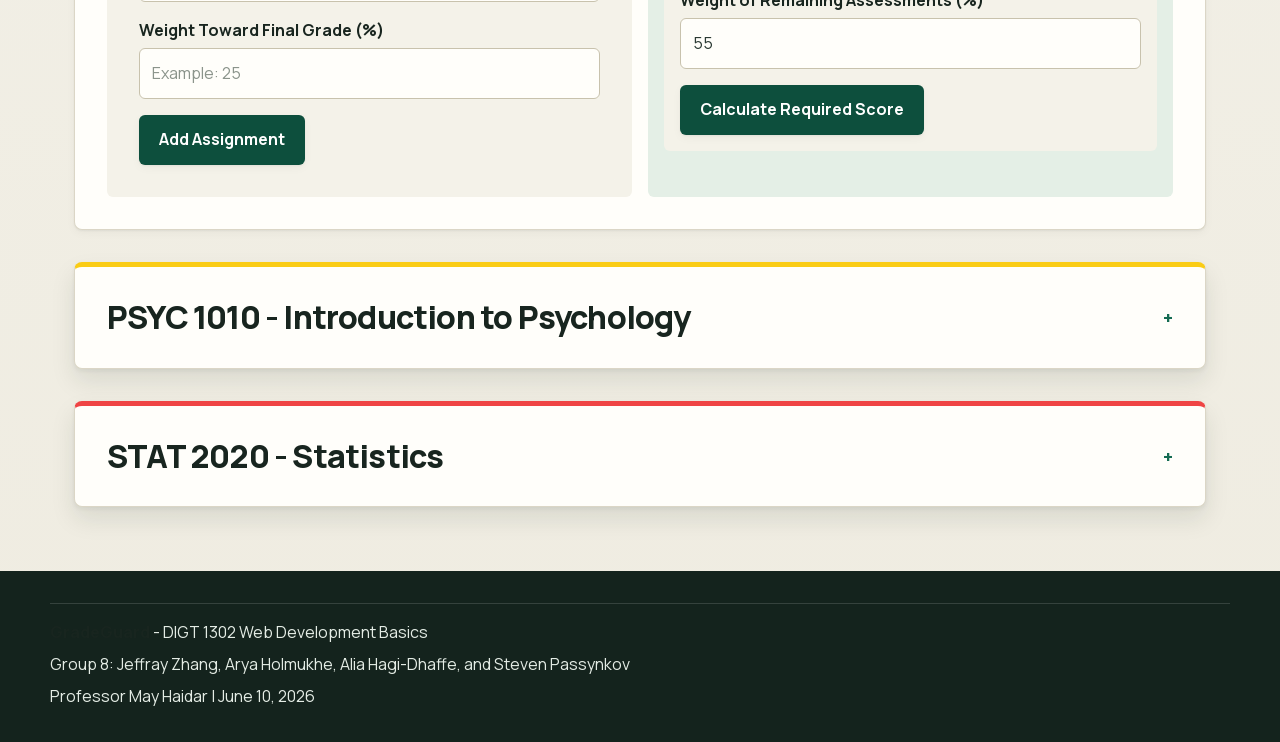
<file: course-detail.html>
<!DOCTYPE html>
<html lang="en">
<head>
  <meta charset="UTF-8">
  <meta name="viewport" content="width=device-width, initial-scale=1.0">
  <meta name="description" content="GradeGuard course details page with separate sections for each course, assignment breakdowns, and What-If planning tools.">
  <title>GradeGuard | Course Details</title>
  <link rel="stylesheet" href="css/style.css">
  <link rel="stylesheet" href="css/course-detail.css">
  <script src="js/gradeguard-data.js" defer></script>
  <script src="js/script.js" defer></script>
</head>
<body class="site-page page-course-detail">
  <header class="page-header">
    <h1><span class="brand-mark" aria-hidden="true"><span></span><span></span><span></span></span><span class="brand-name">Grade<em>Guard</em></span></h1>
    <p>Take control of your grades, GPA, and academic goals.</p>

    <nav class="main-nav" aria-label="Main navigation">
      <ul>
        <li><a href="index.html">Dashboard</a></li>
        <li><a href="courses.html">My Courses</a></li>
        <li><a href="course-detail.html" aria-current="page">Course Details</a></li>
        <li><a href="gpa-overview.html">GPA Overview</a></li>
        <li><a href="gpa-calculator.html">GPA Calculator</a></li>
        <li><a href="profile.html">Profile</a></li>
        <li><a href="faq.html">FAQ</a></li>
        <li><a href="contact.html">Contact</a></li>
        <li><a href="about.html">About / Help</a></li>
      </ul>
    </nav>
  </header>

  <main class="page-content">
    <nav aria-label="Breadcrumb">
      <p>
        <a href="index.html">Dashboard</a> &gt;
        <a href="courses.html">My Courses</a> &gt;
        <strong>Course Details</strong>
      </p>
    </nav>

    <section aria-labelledby="course-tools-heading" id="course-tools" class="edge-left-thick">
      <p class="kicker">Per-course tools</p>
      <h2 id="course-tools-heading">Course Details by Course</h2>
      <p>
        Each course below has its own collapsible panel with course information, an assignment table,
        and a What-If Calculator. Select a course heading (or use the links below) to expand only the
        course you want to review - courses you have not selected stay collapsed, so the page remains
        short even when many courses are added. Courses you add on the Dashboard or My Courses pages
        appear here automatically, and every change is saved in your browser.
      </p>
      <ul>
        <li><a href="#digt-1302">DIGT 1302 - Web Development Basics</a></li>
        <li><a href="#psyc-1010">PSYC 1010 - Introduction to Psychology</a></li>
        <li><a href="#stat-2020">STAT 2020 - Statistics</a></li>
      </ul>
    </section>

    <details id="digt-1302" class="course-panel edge-top-thick edge-success" open>
      <summary><h2 id="digt-heading">DIGT 1302 - Web Development Basics</h2></summary>

      <div class="course-body">

        <section aria-labelledby="digt-info-heading">
          <h3 id="digt-info-heading">Course Information</h3>
          <p><strong>Course Code:</strong> DIGT 1302</p>
          <p><strong>Credit Hours:</strong> 3</p>
          <p><strong>Target Grade:</strong> 85%</p>
        </section>

        <section aria-labelledby="digt-current-grade-heading">
          <h3 id="digt-current-grade-heading">Current Weighted Grade</h3>
          <p><strong>Current calculated grade:</strong> 86%</p>
          <p><strong>Completed coursework weight:</strong> 45%</p>
          <p><strong>Remaining coursework weight:</strong> 55%</p>
          <progress max="100" value="45">45%</progress>
          <p><strong>Status:</strong> Green - 80% and above</p>
        </section>

        <section aria-labelledby="digt-assignments-heading">
          <h3 id="digt-assignments-heading">Assignments</h3>
          <table aria-label="DIGT 1302 assignment list showing scores and weights">
            <thead>
              <tr>
                <th scope="col">Assignment Name</th>
                <th scope="col">Your Score (%)</th>
                <th scope="col">Weight (%)</th>
                <th scope="col">Action</th>
              </tr>
            </thead>
            <tbody>
              <tr>
                <td data-label="Assignment Name">Assignment 1 - HTML Basics</td>
                <td data-label="Your Score (%)">90%</td>
                <td data-label="Weight (%)">15%</td>
                <td data-label="Action"><button type="button" class="button-danger">Remove</button></td>
              </tr>
              <tr>
                <td data-label="Assignment Name">Assignment 2 - CSS Layout</td>
                <td data-label="Your Score (%)">85%</td>
                <td data-label="Weight (%)">15%</td>
                <td data-label="Action"><button type="button" class="button-danger">Remove</button></td>
              </tr>
              <tr>
                <td data-label="Assignment Name">Midterm Exam</td>
                <td data-label="Your Score (%)">82%</td>
                <td data-label="Weight (%)">15%</td>
                <td data-label="Action"><button type="button" class="button-danger">Remove</button></td>
              </tr>
            </tbody>
          </table>
        </section>

        <section aria-labelledby="digt-add-assignment-heading">
          <h3 id="digt-add-assignment-heading">Add an Assignment</h3>
          <form action="#digt-1302" method="get">
            <p>
              <label for="digt-assignment-name">Assignment Name</label><br>
              <input type="text" id="digt-assignment-name" name="digt-assignment-name" placeholder="Example: Final Project" required>
            </p>
            <p>
              <label for="digt-assignment-score">Your Score (%)</label><br>
              <input type="number" id="digt-assignment-score" name="digt-assignment-score" min="0" max="100" placeholder="Example: 88" required>
            </p>
            <p>
              <label for="digt-assignment-weight">Weight Toward Final Grade (%)</label><br>
              <input type="number" id="digt-assignment-weight" name="digt-assignment-weight" min="1" max="100" placeholder="Example: 25" required>
            </p>
            <p>
              <button type="submit">Add Assignment</button>
            </p>
          </form>
        </section>

        <section aria-labelledby="digt-whatif-heading" id="digt-1302-what-if-calculator">
          <h3 id="digt-whatif-heading">What-If Calculator</h3>
          <p>
            To finish with 85%, this course currently requires about 84% on the remaining 55% of the
            coursework.
          </p>
          <form action="#digt-1302-what-if-calculator" method="get">
            <p>
              <label for="digt-desired-grade">Desired Final Grade (%)</label><br>
              <input type="number" id="digt-desired-grade" name="digt-desired-grade" min="0" max="100" placeholder="Example: 85" required>
            </p>
            <p>
              <label for="digt-remaining-weight">Weight of Remaining Assessments (%)</label><br>
              <input type="number" id="digt-remaining-weight" name="digt-remaining-weight" min="1" max="100" placeholder="Example: 55" required>
            </p>
            <p>
              <button type="submit">Calculate Required Score</button>
            </p>
          </form>
        </section>
      </div>
    </details>

    <details id="psyc-1010" class="course-panel edge-top-thick edge-warning">
      <summary><h2 id="psyc-heading">PSYC 1010 - Introduction to Psychology</h2></summary>

      <div class="course-body">

        <section aria-labelledby="psyc-info-heading">
          <h3 id="psyc-info-heading">Course Information</h3>
          <p><strong>Course Code:</strong> PSYC 1010</p>
          <p><strong>Credit Hours:</strong> 3</p>
          <p><strong>Target Grade:</strong> 80%</p>
        </section>

        <section aria-labelledby="psyc-current-grade-heading">
          <h3 id="psyc-current-grade-heading">Current Weighted Grade</h3>
          <p><strong>Current calculated grade:</strong> 74%</p>
          <p><strong>Completed coursework weight:</strong> 60%</p>
          <p><strong>Remaining coursework weight:</strong> 40%</p>
          <progress max="100" value="60">60%</progress>
          <p><strong>Status:</strong> Yellow - 60% to 79%</p>
        </section>

        <section aria-labelledby="psyc-assignments-heading">
          <h3 id="psyc-assignments-heading">Assignments</h3>
          <table aria-label="PSYC 1010 assignment list showing scores and weights">
            <thead>
              <tr>
                <th scope="col">Assignment Name</th>
                <th scope="col">Your Score (%)</th>
                <th scope="col">Weight (%)</th>
                <th scope="col">Action</th>
              </tr>
            </thead>
            <tbody>
              <tr>
                <td data-label="Assignment Name">Reflection Essay</td>
                <td data-label="Your Score (%)">78%</td>
                <td data-label="Weight (%)">20%</td>
                <td data-label="Action"><button type="button" class="button-danger">Remove</button></td>
              </tr>
              <tr>
                <td data-label="Assignment Name">Quiz Set</td>
                <td data-label="Your Score (%)">72%</td>
                <td data-label="Weight (%)">15%</td>
                <td data-label="Action"><button type="button" class="button-danger">Remove</button></td>
              </tr>
              <tr>
                <td data-label="Assignment Name">Midterm Test</td>
                <td data-label="Your Score (%)">73%</td>
                <td data-label="Weight (%)">25%</td>
                <td data-label="Action"><button type="button" class="button-danger">Remove</button></td>
              </tr>
            </tbody>
          </table>
        </section>

        <section aria-labelledby="psyc-add-assignment-heading">
          <h3 id="psyc-add-assignment-heading">Add an Assignment</h3>
          <form action="#psyc-1010" method="get">
            <p>
              <label for="psyc-assignment-name">Assignment Name</label><br>
              <input type="text" id="psyc-assignment-name" name="psyc-assignment-name" placeholder="Example: Final Exam" required>
            </p>
            <p>
              <label for="psyc-assignment-score">Your Score (%)</label><br>
              <input type="number" id="psyc-assignment-score" name="psyc-assignment-score" min="0" max="100" placeholder="Example: 81" required>
            </p>
            <p>
              <label for="psyc-assignment-weight">Weight Toward Final Grade (%)</label><br>
              <input type="number" id="psyc-assignment-weight" name="psyc-assignment-weight" min="1" max="100" placeholder="Example: 20" required>
            </p>
            <p>
              <button type="submit">Add Assignment</button>
            </p>
          </form>
        </section>

        <section aria-labelledby="psyc-whatif-heading" id="psyc-1010-what-if-calculator">
          <h3 id="psyc-whatif-heading">What-If Calculator</h3>
          <p>
            To finish with 80%, this course currently requires about 89% on the remaining 40% of the
            coursework.
          </p>
          <form action="#psyc-1010-what-if-calculator" method="get">
            <p>
              <label for="psyc-desired-grade">Desired Final Grade (%)</label><br>
              <input type="number" id="psyc-desired-grade" name="psyc-desired-grade" min="0" max="100" placeholder="Example: 80" required>
            </p>
            <p>
              <label for="psyc-remaining-weight">Weight of Remaining Assessments (%)</label><br>
              <input type="number" id="psyc-remaining-weight" name="psyc-remaining-weight" min="1" max="100" placeholder="Example: 40" required>
            </p>
            <p>
              <button type="submit">Calculate Required Score</button>
            </p>
          </form>
        </section>
      </div>
    </details>

    <details id="stat-2020" class="course-panel edge-top-thick edge-danger">
      <summary><h2 id="stat-heading">STAT 2020 - Statistics</h2></summary>

      <div class="course-body">

        <section aria-labelledby="stat-info-heading">
          <h3 id="stat-info-heading">Course Information</h3>
          <p><strong>Course Code:</strong> STAT 2020</p>
          <p><strong>Credit Hours:</strong> 4</p>
          <p><strong>Target Grade:</strong> 70%</p>
        </section>

        <section aria-labelledby="stat-current-grade-heading">
          <h3 id="stat-current-grade-heading">Current Weighted Grade</h3>
          <p><strong>Current calculated grade:</strong> 58%</p>
          <p><strong>Completed coursework weight:</strong> 40%</p>
          <p><strong>Remaining coursework weight:</strong> 60%</p>
          <progress max="100" value="40">40%</progress>
          <p><strong>Status:</strong> Red - below 60%</p>
        </section>

        <section aria-labelledby="stat-assignments-heading">
          <h3 id="stat-assignments-heading">Assignments</h3>
          <table aria-label="STAT 2020 assignment list showing scores and weights">
            <thead>
              <tr>
                <th scope="col">Assignment Name</th>
                <th scope="col">Your Score (%)</th>
                <th scope="col">Weight (%)</th>
                <th scope="col">Action</th>
              </tr>
            </thead>
            <tbody>
              <tr>
                <td data-label="Assignment Name">Lab Report 1</td>
                <td data-label="Your Score (%)">62%</td>
                <td data-label="Weight (%)">10%</td>
                <td data-label="Action"><button type="button" class="button-danger">Remove</button></td>
              </tr>
              <tr>
                <td data-label="Assignment Name">Quiz 1</td>
                <td data-label="Your Score (%)">55%</td>
                <td data-label="Weight (%)">10%</td>
                <td data-label="Action"><button type="button" class="button-danger">Remove</button></td>
              </tr>
              <tr>
                <td data-label="Assignment Name">Midterm Exam</td>
                <td data-label="Your Score (%)">56%</td>
                <td data-label="Weight (%)">20%</td>
                <td data-label="Action"><button type="button" class="button-danger">Remove</button></td>
              </tr>
            </tbody>
          </table>
        </section>

        <section aria-labelledby="stat-add-assignment-heading">
          <h3 id="stat-add-assignment-heading">Add an Assignment</h3>
          <form action="#stat-2020" method="get">
            <p>
              <label for="stat-assignment-name">Assignment Name</label><br>
              <input type="text" id="stat-assignment-name" name="stat-assignment-name" placeholder="Example: Final Exam" required>
            </p>
            <p>
              <label for="stat-assignment-score">Your Score (%)</label><br>
              <input type="number" id="stat-assignment-score" name="stat-assignment-score" min="0" max="100" placeholder="Example: 75" required>
            </p>
            <p>
              <label for="stat-assignment-weight">Weight Toward Final Grade (%)</label><br>
              <input type="number" id="stat-assignment-weight" name="stat-assignment-weight" min="1" max="100" placeholder="Example: 30" required>
            </p>
            <p>
              <button type="submit">Add Assignment</button>
            </p>
          </form>
        </section>

        <section aria-labelledby="stat-whatif-heading" id="stat-2020-what-if-calculator">
          <h3 id="stat-whatif-heading">What-If Calculator</h3>
          <p>
            To finish with 70%, this course currently requires about 78% on the remaining 60% of the
            coursework.
          </p>
          <form action="#stat-2020-what-if-calculator" method="get">
            <p>
              <label for="stat-desired-grade">Desired Final Grade (%)</label><br>
              <input type="number" id="stat-desired-grade" name="stat-desired-grade" min="0" max="100" placeholder="Example: 70" required>
            </p>
            <p>
              <label for="stat-remaining-weight">Weight of Remaining Assessments (%)</label><br>
              <input type="number" id="stat-remaining-weight" name="stat-remaining-weight" min="1" max="100" placeholder="Example: 60" required>
            </p>
            <p>
              <button type="submit">Calculate Required Score</button>
            </p>
          </form>
        </section>
      </div>
    </details>
  </main>

  <footer class="site-footer">
    <hr>
    <p><strong>GradeGuard</strong> - DIGT 1302 Web Development Basics</p>
    <p>Group 8: Jeffray Zhang, Arya Holmukhe, Alia Hagi-Dhaffe, and Steven Passynkov</p>
    <p>Professor May Haidar | June 10, 2026</p>
  </footer>
</body>
</html>
</file>
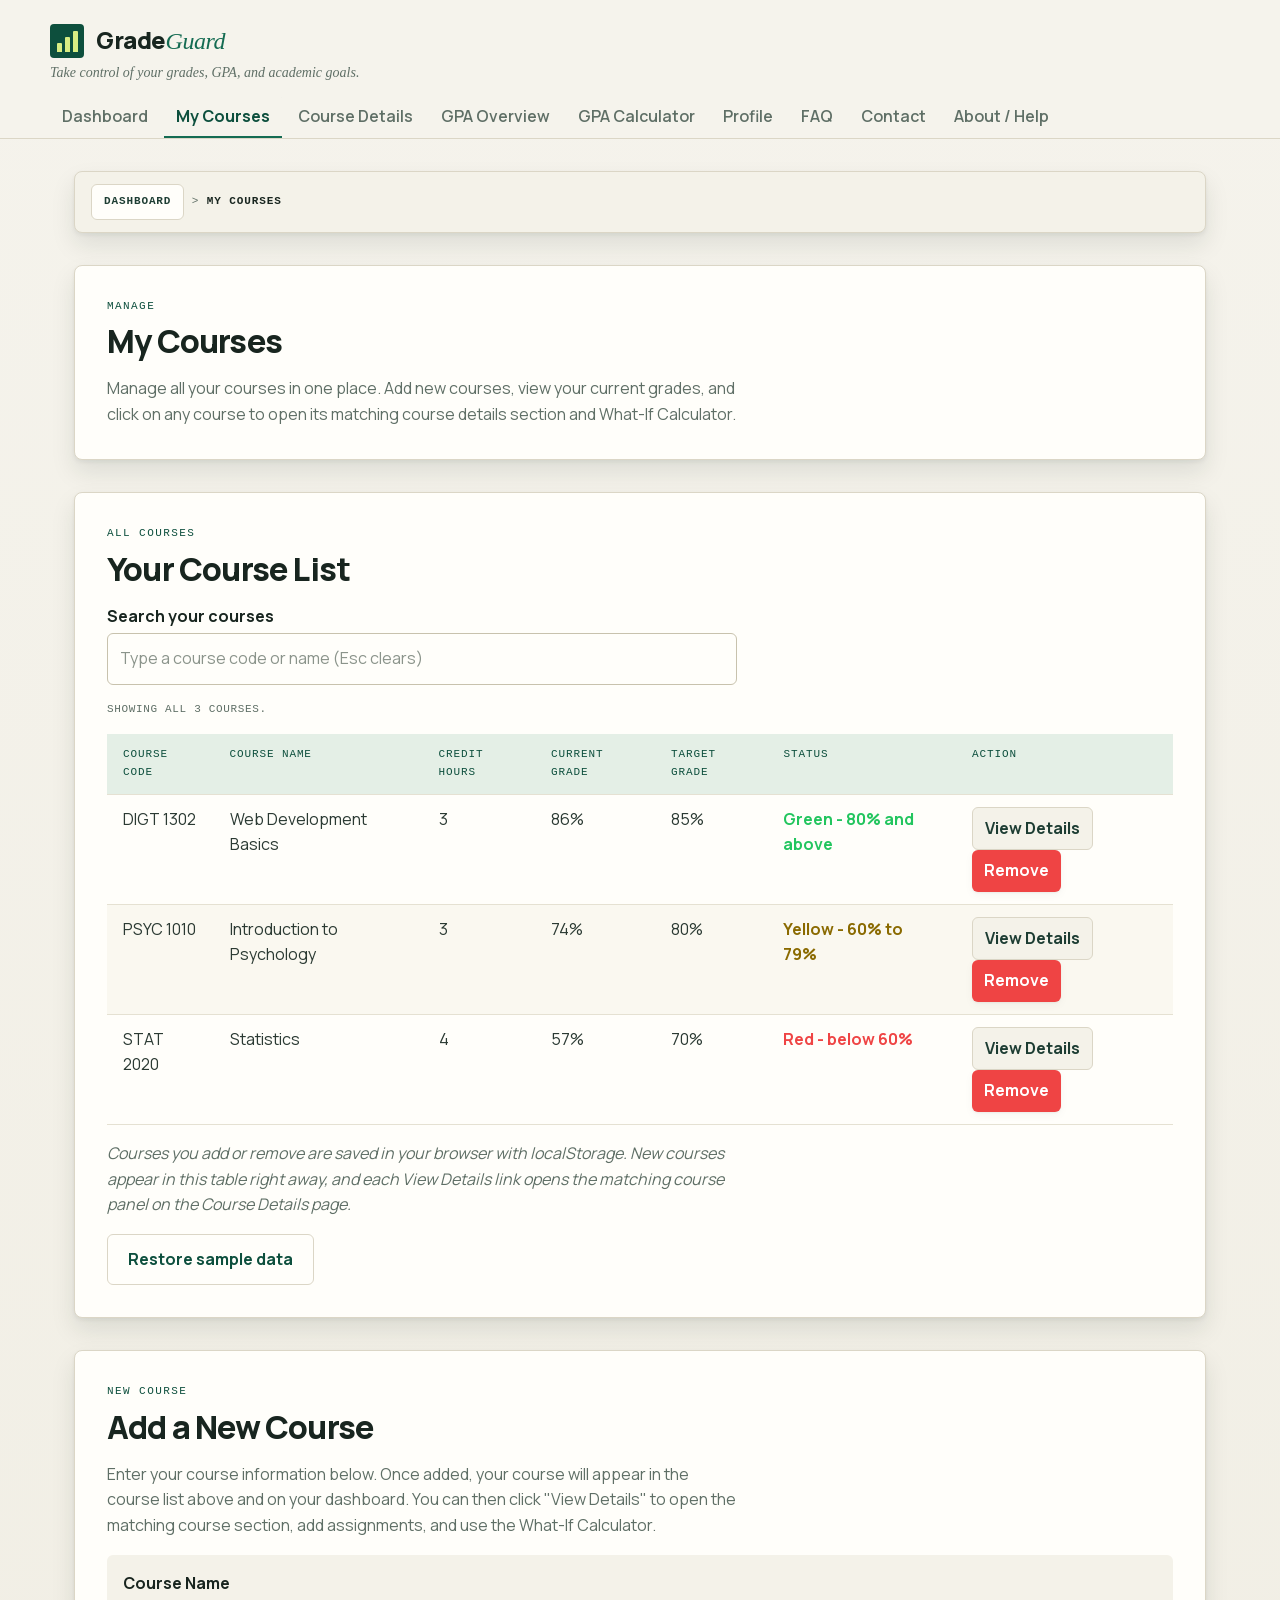
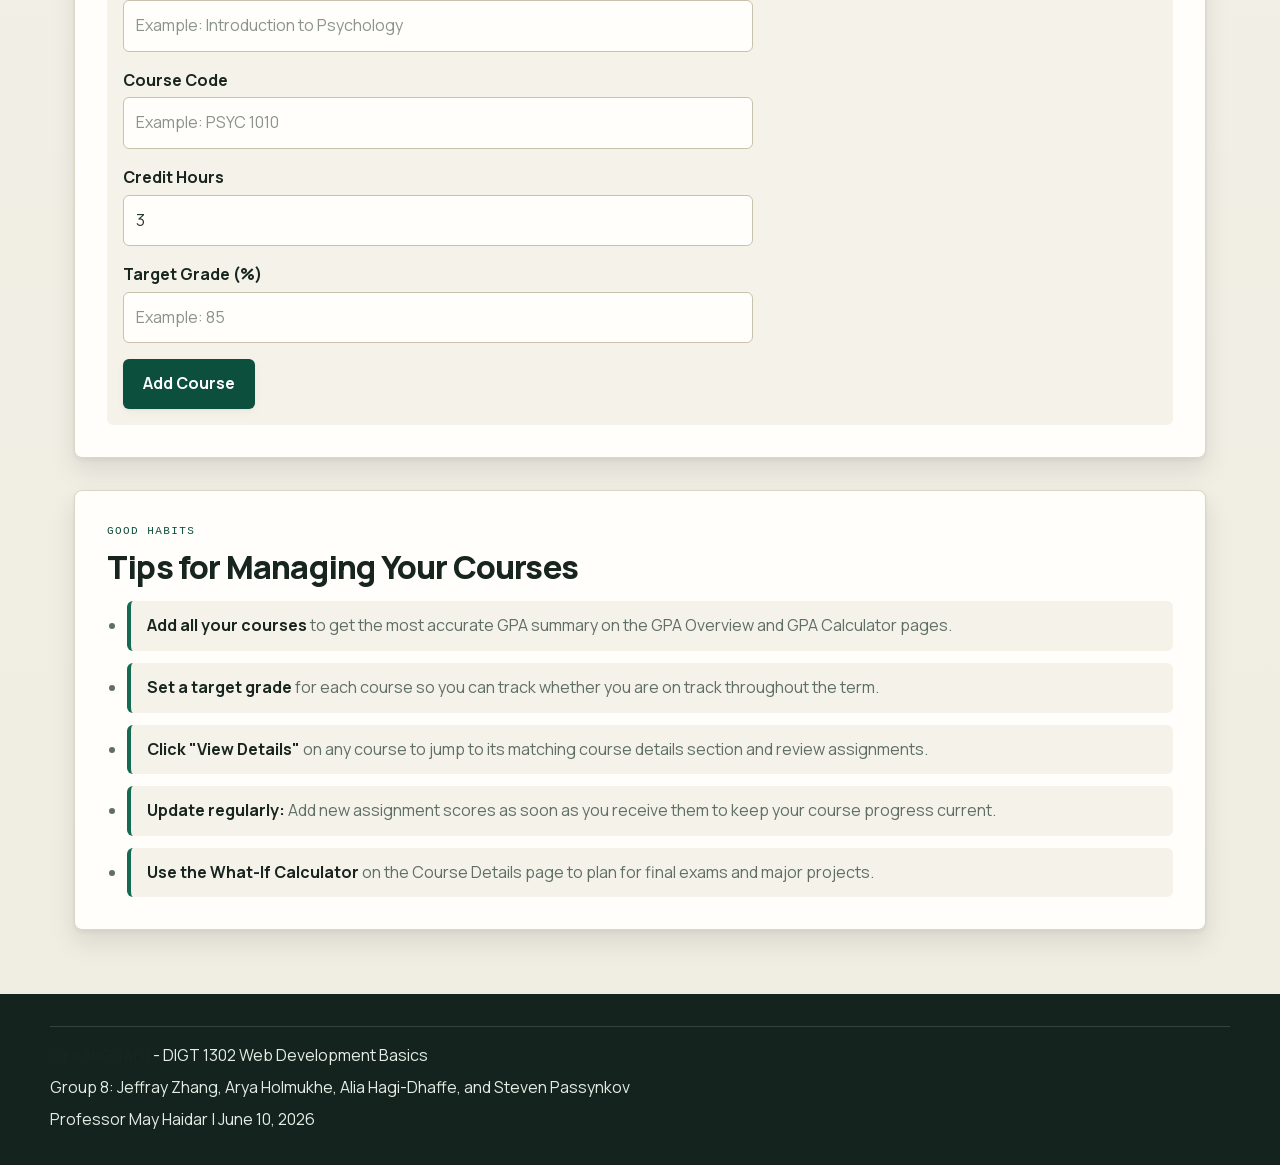
<file: courses.html>
<!DOCTYPE html>
<html lang="en">
<head>
  <meta charset="UTF-8">
  <meta name="viewport" content="width=device-width, initial-scale=1.0">
  <meta name="description" content="GradeGuard - Manage your courses, add assignments, and track your academic progress.">
  <title>GradeGuard | My Courses</title>
  <link rel="stylesheet" href="css/style.css">
  <link rel="stylesheet" href="css/courses.css">
  <script src="js/gradeguard-data.js" defer></script>
  <script src="js/script.js" defer></script>
</head>
<body class="site-page page-courses">
  <header class="page-header">
    <h1><span class="brand-mark" aria-hidden="true"><span></span><span></span><span></span></span><span class="brand-name">Grade<em>Guard</em></span></h1>
    <p>Take control of your grades, GPA, and academic goals.</p>

    <nav class="main-nav" aria-label="Main navigation">
      <ul>
        <li><a href="index.html">Dashboard</a></li>
        <li><a href="courses.html" aria-current="page">My Courses</a></li>
        <li><a href="course-detail.html">Course Details</a></li>
        <li><a href="gpa-overview.html">GPA Overview</a></li>
        <li><a href="gpa-calculator.html">GPA Calculator</a></li>
        <li><a href="profile.html">Profile</a></li>
        <li><a href="faq.html">FAQ</a></li>
        <li><a href="contact.html">Contact</a></li>
        <li><a href="about.html">About / Help</a></li>
      </ul>
    </nav>
  </header>

  <main class="page-content">
    <nav aria-label="Breadcrumb">
      <p>
        <a href="index.html">Dashboard</a> &gt; <strong>My Courses</strong>
      </p>
    </nav>

    <section aria-labelledby="courses-heading">
      <p class="kicker">Manage</p>
      <h2 id="courses-heading">My Courses</h2>
      <p>
        Manage all your courses in one place. Add new courses, view your current grades, and click
        on any course to open its matching course details section and What-If Calculator.
      </p>
    </section>

    <section aria-labelledby="course-list-heading">
      <p class="kicker">All courses</p>
      <h2 id="course-list-heading">Your Course List</h2>

      <table aria-label="Course summary table displaying all your added courses with grades and status">
        <thead>
          <tr>
            <th scope="col">Course Code</th>
            <th scope="col">Course Name</th>
            <th scope="col">Credit Hours</th>
            <th scope="col">Current Grade</th>
            <th scope="col">Target Grade</th>
            <th scope="col">Status</th>
            <th scope="col">Action</th>
          </tr>
        </thead>
        <tbody id="course-table-body">
          <tr>
            <td data-label="Course Code">DIGT 1302</td>
            <td data-label="Course Name">Web Development Basics</td>
            <td data-label="Credit Hours">3</td>
            <td data-label="Current Grade">86%</td>
            <td data-label="Target Grade">85%</td>
            <td data-label="Status" data-status="good">Green - 80% and above</td>
            <td data-label="Action"><a href="course-detail.html#digt-1302">View Details</a></td>
          </tr>
          <tr>
            <td data-label="Course Code">PSYC 1010</td>
            <td data-label="Course Name">Introduction to Psychology</td>
            <td data-label="Credit Hours">3</td>
            <td data-label="Current Grade">74%</td>
            <td data-label="Target Grade">80%</td>
            <td data-label="Status" data-status="warning">Yellow - 60% to 79%</td>
            <td data-label="Action"><a href="course-detail.html#psyc-1010">View Details</a></td>
          </tr>
          <tr>
            <td data-label="Course Code">STAT 2020</td>
            <td data-label="Course Name">Statistics</td>
            <td data-label="Credit Hours">4</td>
            <td data-label="Current Grade">58%</td>
            <td data-label="Target Grade">70%</td>
            <td data-label="Status" data-status="danger">Red - below 60%</td>
            <td data-label="Action"><a href="course-detail.html#stat-2020">View Details</a></td>
          </tr>
        </tbody>
      </table>

      <p>
        <em>
          Courses you add or remove are saved in your browser with localStorage. New courses appear
          in this table right away, and each View Details link opens the matching course panel on
          the Course Details page.
        </em>
      </p>
    </section>

    <section aria-labelledby="add-course-heading">
      <p class="kicker">New course</p>
      <h2 id="add-course-heading">Add a New Course</h2>
      <p>
        Enter your course information below. Once added, your course will appear in the course list
        above and on your dashboard. You can then click "View Details" to open the matching course
        section, add assignments, and use the What-If Calculator.
      </p>

      <form action="course-detail.html" method="get" id="add-course-form">
        <p>
          <label for="course-name">Course Name</label><br>
          <input type="text" id="course-name" name="course-name" placeholder="Example: Introduction to Psychology" required>
        </p>

        <p>
          <label for="course-code">Course Code</label><br>
          <input type="text" id="course-code" name="course-code" placeholder="Example: PSYC 1010" required>
        </p>

        <p>
          <label for="credit-hours">Credit Hours</label><br>
          <input type="number" id="credit-hours" name="credit-hours" min="1" max="9" value="3" required>
        </p>

        <p>
          <label for="target-grade">Target Grade (%)</label><br>
          <input type="number" id="target-grade" name="target-grade" min="0" max="100" placeholder="Example: 85" required>
        </p>

        <p>
          <button type="submit">Add Course</button>
        </p>
      </form>
    </section>

    <section aria-labelledby="tips-heading">
      <p class="kicker">Good habits</p>
      <h2 id="tips-heading">Tips for Managing Your Courses</h2>

      <ul>
        <li class="edge-left"><strong>Add all your courses</strong> to get the most accurate GPA summary on the GPA Overview and GPA Calculator pages.</li>
        <li class="edge-left"><strong>Set a target grade</strong> for each course so you can track whether you are on track throughout the term.</li>
        <li class="edge-left"><strong>Click "View Details"</strong> on any course to jump to its matching course details section and review assignments.</li>
        <li class="edge-left"><strong>Update regularly:</strong> Add new assignment scores as soon as you receive them to keep your course progress current.</li>
        <li class="edge-left"><strong>Use the What-If Calculator</strong> on the Course Details page to plan for final exams and major projects.</li>
      </ul>
    </section>
  </main>

  <footer class="site-footer">
    <hr>
    <p><strong>GradeGuard</strong> - DIGT 1302 Web Development Basics</p>
    <p>Group 8: Jeffray Zhang, Arya Holmukhe, Alia Hagi-Dhaffe, and Steven Passynkov</p>
    <p>Professor May Haidar | June 10, 2026</p>
  </footer>
</body>
</html>
</file>
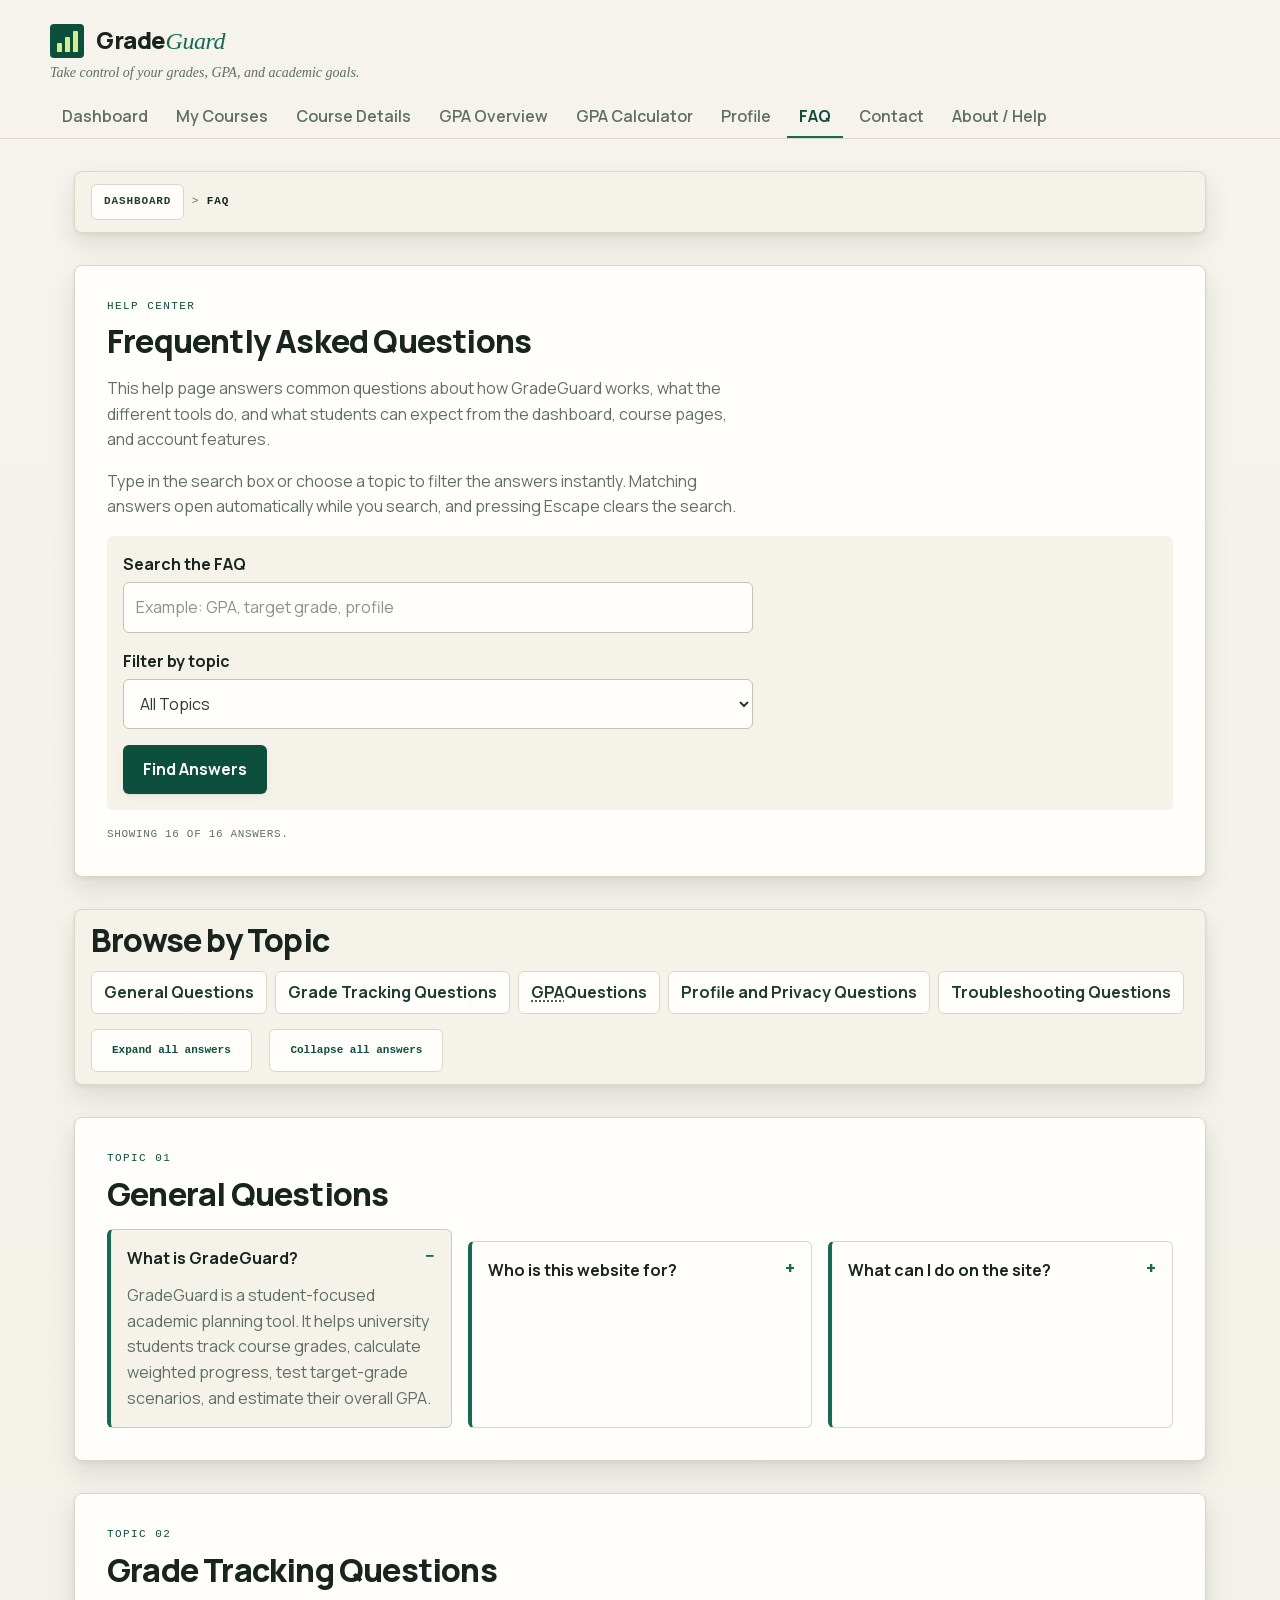
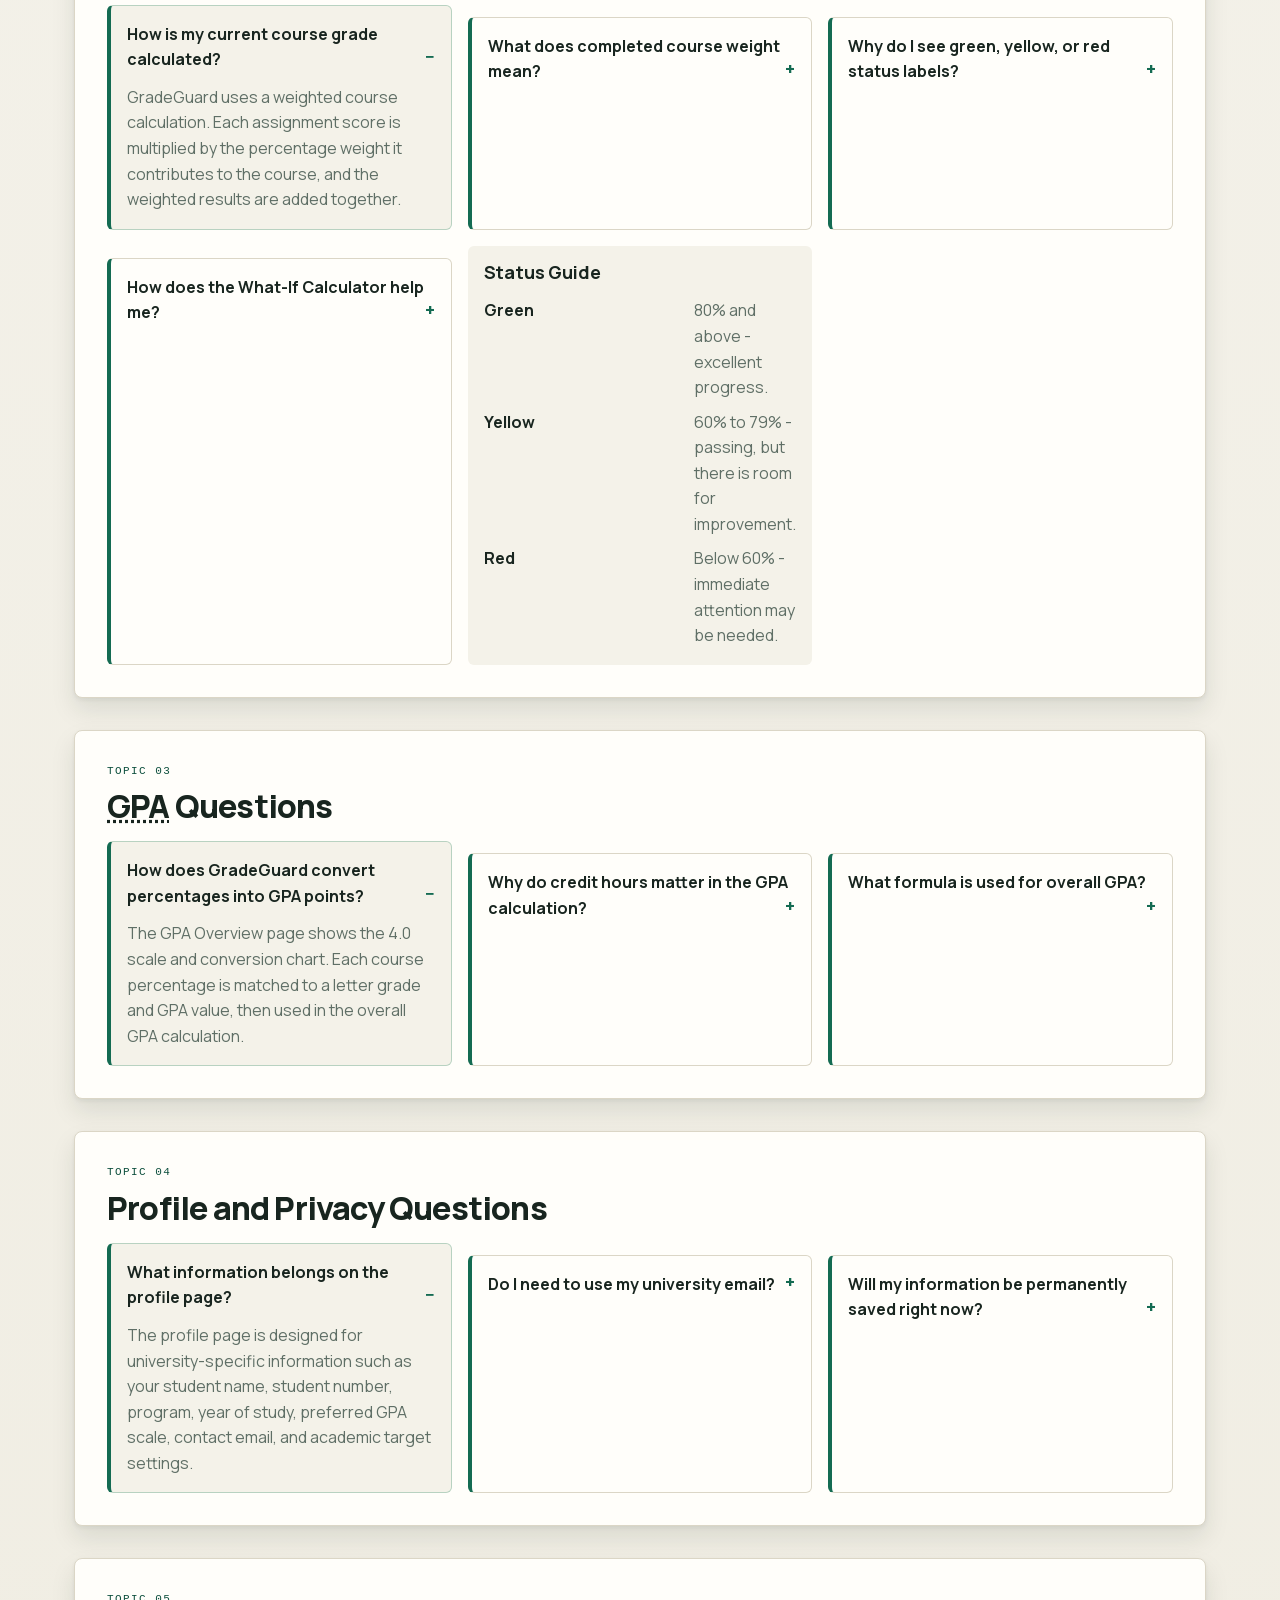
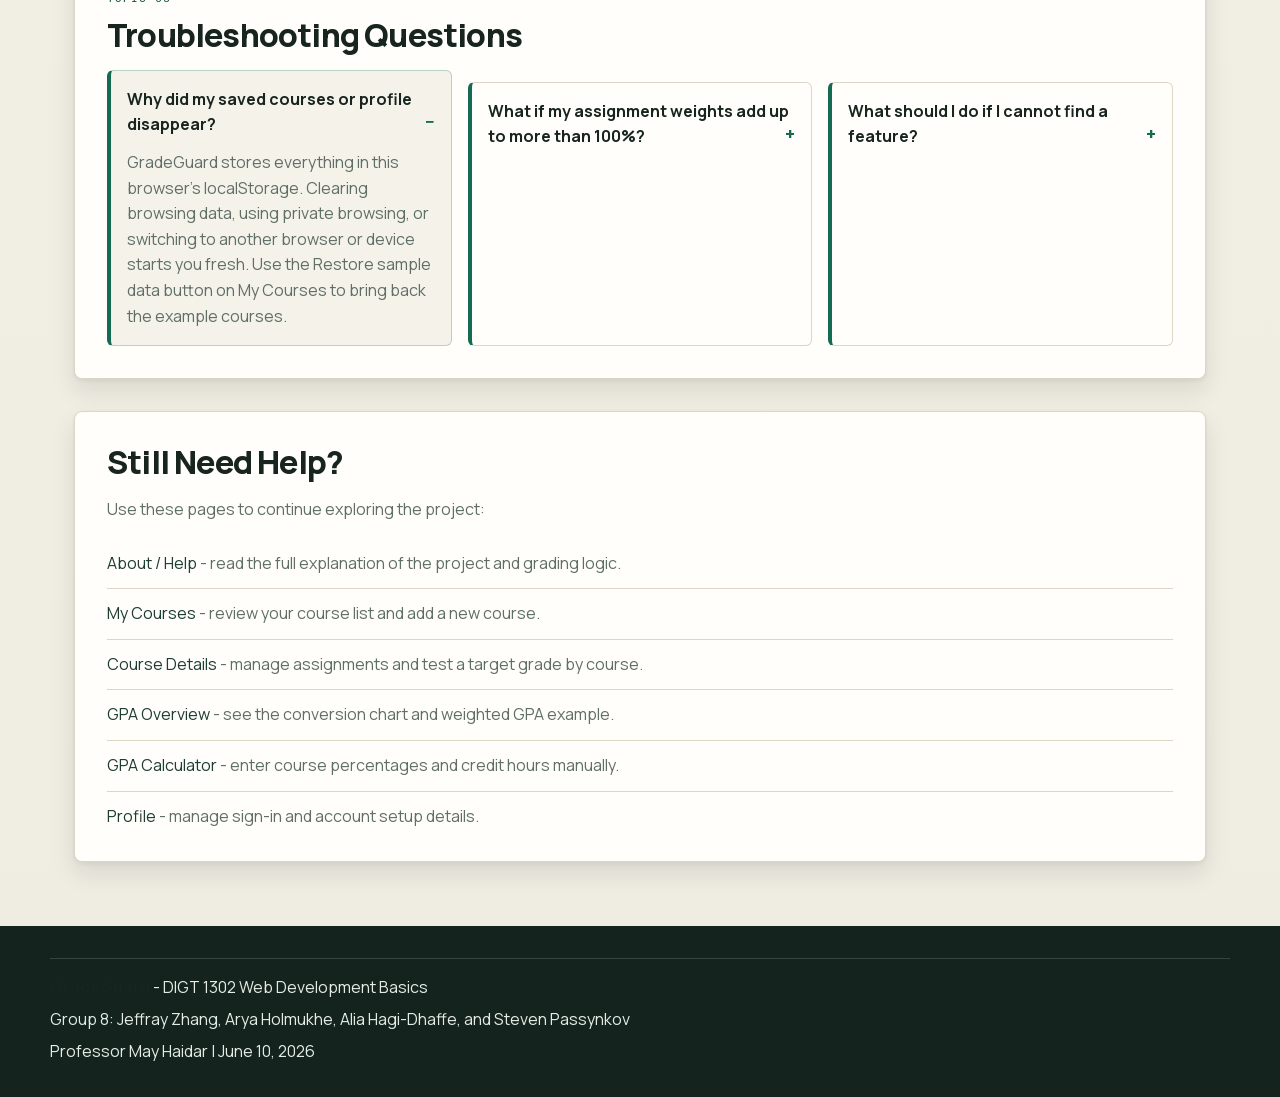
<file: faq.html>
<!DOCTYPE html>
<html lang="en">
<head>
  <meta charset="UTF-8">
  <meta name="viewport" content="width=device-width, initial-scale=1.0">
  <meta name="description" content="Read frequently asked questions about GradeGuard, including grade tracking, GPA calculations, profile settings, privacy, and troubleshooting.">
  <title>GradeGuard | FAQ</title>
  <link rel="stylesheet" href="css/style.css">
  <link rel="stylesheet" href="css/faq.css">
  <script src="js/gradeguard-data.js" defer></script>
  <script src="js/script.js" defer></script>
</head>
<body class="site-page page-faq">
  <header class="page-header">
    <h1><span class="brand-mark" aria-hidden="true"><span></span><span></span><span></span></span><span class="brand-name">Grade<em>Guard</em></span></h1>
    <p>Take control of your grades, GPA, and academic goals.</p>

    <nav class="main-nav" aria-label="Main navigation">
      <ul>
        <li><a href="index.html">Dashboard</a></li>
        <li><a href="courses.html">My Courses</a></li>
        <li><a href="course-detail.html">Course Details</a></li>
        <li><a href="gpa-overview.html">GPA Overview</a></li>
        <li><a href="gpa-calculator.html">GPA Calculator</a></li>
        <li><a href="profile.html">Profile</a></li>
        <li><a href="faq.html" aria-current="page">FAQ</a></li>
        <li><a href="contact.html">Contact</a></li>
        <li><a href="about.html">About / Help</a></li>
      </ul>
    </nav>
  </header>

  <main class="page-content">
    <nav aria-label="Breadcrumb">
      <p>
        <a href="index.html">Dashboard</a> &gt; <strong>FAQ</strong>
      </p>
    </nav>

    <section aria-labelledby="faq-intro-heading">
      <p class="kicker">Help center</p>
      <h2 id="faq-intro-heading">Frequently Asked Questions</h2>
      <p>
        This help page answers common questions about how GradeGuard works, what the different tools
        do, and what students can expect from the dashboard, course pages, and account features.
      </p>
      <p>
        Type in the search box or choose a topic to filter the answers instantly. Matching answers
        open automatically while you search, and pressing Escape clears the search.
      </p>

      <form action="faq.html" method="get" id="faq-filter-form">
        <p>
          <label for="faq-search">Search the FAQ</label><br>
          <input type="search" id="faq-search" name="faq-search" placeholder="Example: GPA, target grade, profile">
        </p>

        <p>
          <label for="faq-topic">Filter by topic</label><br>
          <select id="faq-topic" name="faq-topic">
            <option value="all-topics">All Topics</option>
            <option value="general">General</option>
            <option value="grades">Grades</option>
            <option value="gpa">GPA</option>
            <option value="privacy">Privacy and Profile</option>
            <option value="troubleshooting">Troubleshooting</option>
          </select>
        </p>

        <p>
          <button type="submit">Find Answers</button>
        </p>
      </form>
    </section>

    <nav aria-label="FAQ topic navigation">
      <h2>Browse by Topic</h2>
      <ul>
        <li><a href="#general-questions">General Questions</a></li>
        <li><a href="#grade-questions">Grade Tracking Questions</a></li>
        <li><a href="#gpa-questions"><abbr title="Grade Point Average">GPA</abbr> Questions</a></li>
        <li><a href="#privacy-questions">Profile and Privacy Questions</a></li>
        <li><a href="#troubleshooting-questions">Troubleshooting Questions</a></li>
      </ul>
    </nav>

    <section id="general-questions" aria-labelledby="general-heading">
      <p class="kicker">Topic 01</p>
      <h2 id="general-heading">General Questions</h2>

      <details class="edge-left" open>
        <summary>What is GradeGuard?</summary>
        <p>
          GradeGuard is a student-focused academic planning tool. It helps university students track
          course grades, calculate weighted progress, test target-grade scenarios, and estimate their
          overall GPA.
        </p>
      </details>

      <details class="edge-left">
        <summary>Who is this website for?</summary>
        <p>
          The main audience is undergraduate students who want a clearer view of their course standing,
          assignment performance, and overall academic progress during the term.
        </p>
      </details>

      <details class="edge-left">
        <summary>What can I do on the site?</summary>
        <p>
          You can review your dashboard, add courses, enter assignment grades and weights, use the
          What-If Calculator on a course page, estimate your GPA, and create a university profile
          that lets you sign in on this device.
        </p>
      </details>
    </section>

    <section id="grade-questions" aria-labelledby="grade-heading">
      <p class="kicker">Topic 02</p>
      <h2 id="grade-heading">Grade Tracking Questions</h2>

      <details class="edge-left" open>
        <summary>How is my current course grade calculated?</summary>
        <p>
          GradeGuard uses a weighted course calculation. Each assignment score is multiplied by the
          percentage weight it contributes to the course, and the weighted results are added together.
        </p>
      </details>

      <details class="edge-left">
        <summary>What does completed course weight mean?</summary>
        <p>
          Completed course weight is the total percentage of the course that has already been graded.
          For example, if three assignments worth 15% each have been marked, then 45% of the course
          weight has been completed.
        </p>
      </details>

      <details class="edge-left">
        <summary>Why do I see green, yellow, or red status labels?</summary>
        <p>
          These labels provide quick visual feedback about current performance. They are paired with
          text so colour is not the only indicator.
        </p>
      </details>

      <details class="edge-left">
        <summary>How does the What-If Calculator help me?</summary>
        <p>
          The What-If Calculator compares your current weighted standing with your target final grade.
          It then estimates the score you need on remaining assessments to reach that goal.
        </p>
      </details>

      <article aria-labelledby="status-guide-heading">
        <h3 id="status-guide-heading">Status Guide</h3>
        <dl>
          <dt>Green</dt>
          <dd>80% and above - excellent progress.</dd>

          <dt>Yellow</dt>
          <dd>60% to 79% - passing, but there is room for improvement.</dd>

          <dt>Red</dt>
          <dd>Below 60% - immediate attention may be needed.</dd>
        </dl>
      </article>
    </section>

    <section id="gpa-questions" aria-labelledby="gpa-heading">
      <p class="kicker">Topic 03</p>
      <h2 id="gpa-heading"><abbr title="Grade Point Average">GPA</abbr> Questions</h2>

      <details class="edge-left" open>
        <summary>How does GradeGuard convert percentages into GPA points?</summary>
        <p>
          The GPA Overview page shows the 4.0 scale and conversion chart. Each course percentage is
          matched to a letter grade and GPA value, then used in the overall GPA calculation.
        </p>
      </details>

      <details class="edge-left">
        <summary>Why do credit hours matter in the GPA calculation?</summary>
        <p>
          GPA is weighted by credit hours. Courses worth more credits have a larger impact on your
          final GPA than courses worth fewer credits.
        </p>
      </details>

      <details class="edge-left">
        <summary>What formula is used for overall GPA?</summary>
        <p>
          GradeGuard multiplies each course GPA value by its credit hours, adds those weighted points,
          and then divides by the total number of credit hours.
        </p>
      </details>
    </section>

    <section id="privacy-questions" aria-labelledby="privacy-heading">
      <p class="kicker">Topic 04</p>
      <h2 id="privacy-heading">Profile and Privacy Questions</h2>

      <details class="edge-left" open>
        <summary>What information belongs on the profile page?</summary>
        <p>
          The profile page is designed for university-specific information such as your student name,
          student number, program, year of study, preferred GPA scale, contact email, and academic
          target settings.
        </p>
      </details>

      <details class="edge-left">
        <summary>Do I need to use my university email?</summary>
        <p>
          GradeGuard encourages university email addresses because it is designed for student use,
          but any valid email address can be used to create your on-device account.
        </p>
      </details>

      <details class="edge-left">
        <summary>Will my information be permanently saved right now?</summary>
        <p>
          Yes. Your courses, assignments, and profile are saved in this browser using localStorage,
          and your password is stored only as a one-way hash. Nothing is sent to a server, and
          clearing your browser data removes it all.
        </p>
      </details>
    </section>

    <section id="troubleshooting-questions" aria-labelledby="troubleshooting-heading">
      <p class="kicker">Topic 05</p>
      <h2 id="troubleshooting-heading">Troubleshooting Questions</h2>

      <details class="edge-left" open>
        <summary>Why did my saved courses or profile disappear?</summary>
        <p>
          GradeGuard stores everything in this browser's localStorage. Clearing browsing data, using
          private browsing, or switching to another browser or device starts you fresh. Use the
          Restore sample data button on My Courses to bring back the example courses.
        </p>
      </details>

      <details class="edge-left">
        <summary>What if my assignment weights add up to more than 100%?</summary>
        <p>
          GradeGuard will not let a new assignment push a course past 100%. The form shows an error
          that tells you exactly how much weight remains ungraded, so your course breakdown always
          matches the official syllabus.
        </p>
      </details>

      <details class="edge-left">
        <summary>What should I do if I cannot find a feature?</summary>
        <p>
          Start from the dashboard, then use the navigation menu to move to My Courses, Course Details,
          GPA Overview, GPA Calculator, Profile, or About / Help. The FAQ page also links to the main
          student tools below.
        </p>
      </details>
    </section>

    <aside aria-labelledby="help-links-heading">
      <h2 id="help-links-heading">Still Need Help?</h2>
      <p>Use these pages to continue exploring the project:</p>
      <ul>
        <li><a href="about.html">About / Help</a> - read the full explanation of the project and grading logic.</li>
        <li><a href="courses.html">My Courses</a> - review your course list and add a new course.</li>
        <li><a href="course-detail.html">Course Details</a> - manage assignments and test a target grade by course.</li>
        <li><a href="gpa-overview.html">GPA Overview</a> - see the conversion chart and weighted GPA example.</li>
        <li><a href="gpa-calculator.html">GPA Calculator</a> - enter course percentages and credit hours manually.</li>
        <li><a href="profile.html">Profile</a> - manage sign-in and account setup details.</li>
      </ul>
    </aside>
  </main>

  <footer class="site-footer">
    <hr>
    <p><strong>GradeGuard</strong> - DIGT 1302 Web Development Basics</p>
    <p>Group 8: Jeffray Zhang, Arya Holmukhe, Alia Hagi-Dhaffe, and Steven Passynkov</p>
    <p>Professor May Haidar | June 10, 2026</p>
  </footer>
</body>
</html>
</file>
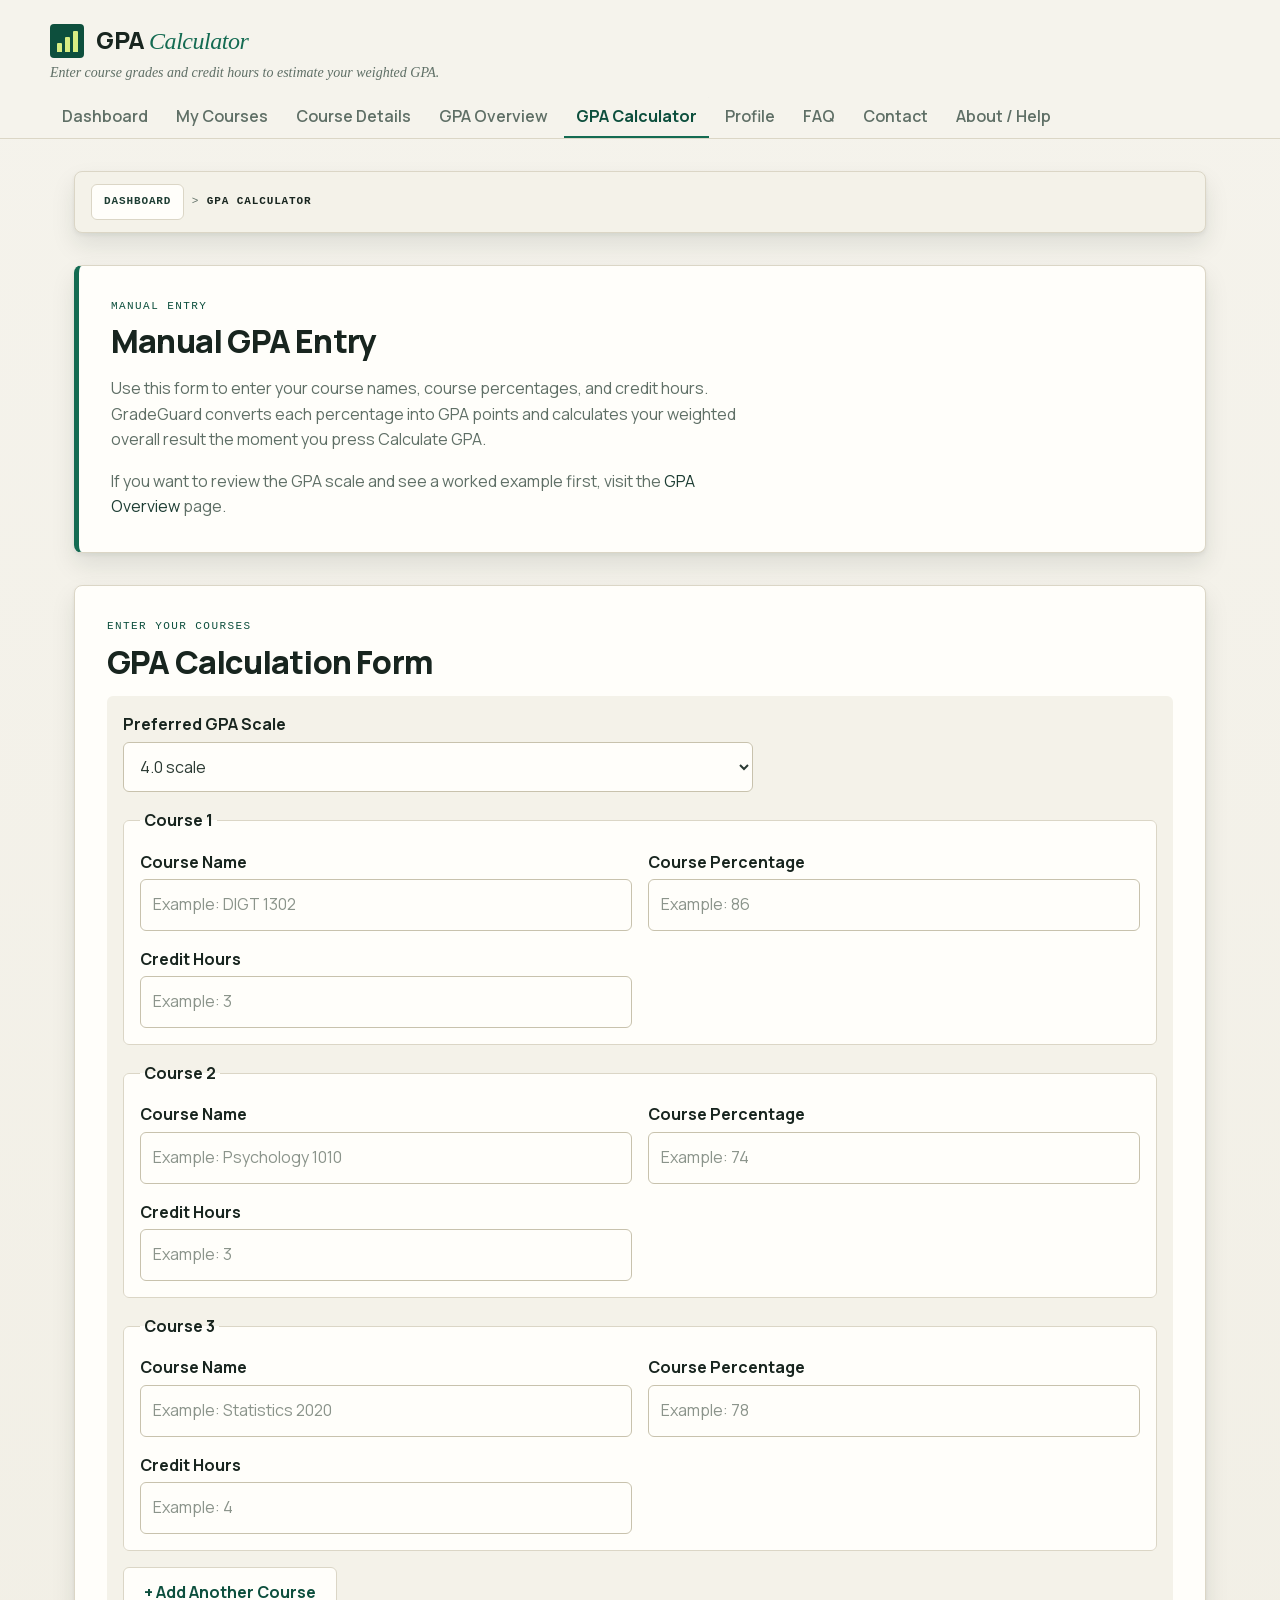
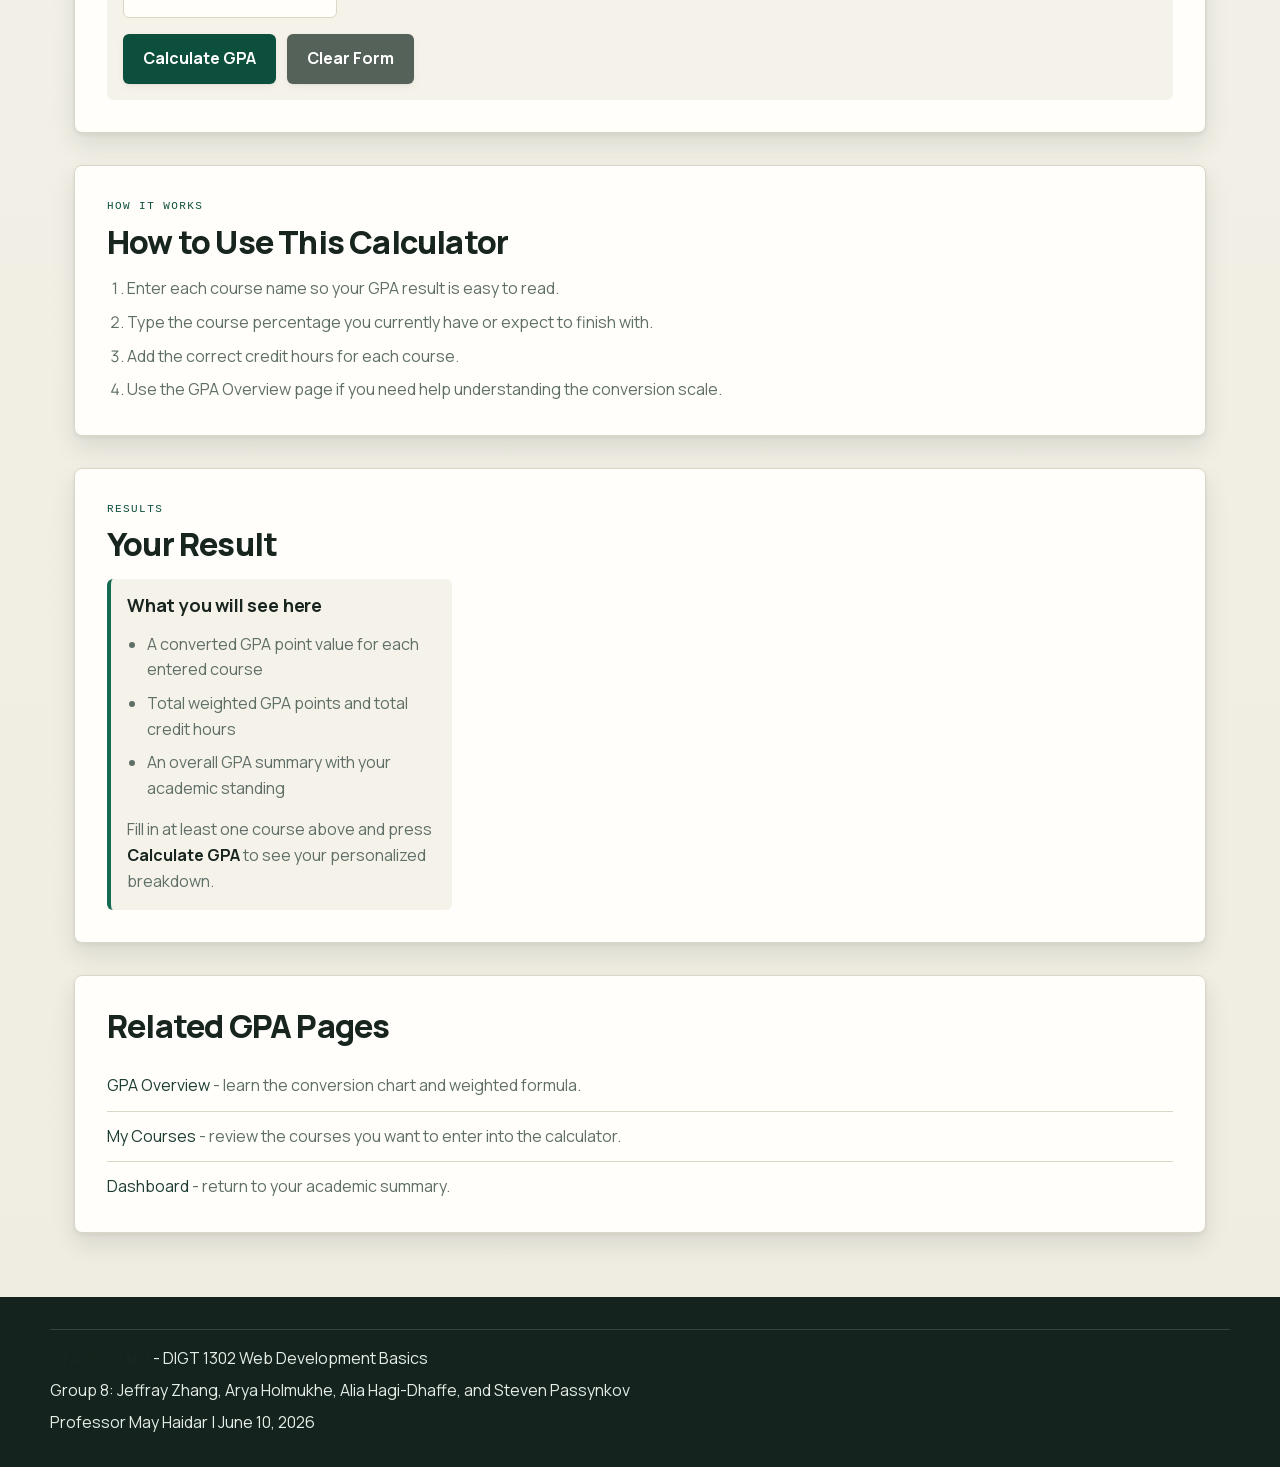
<file: gpa-calculator.html>
<!DOCTYPE html>
<html lang="en">
<head>
  <meta charset="UTF-8">
  <meta name="viewport" content="width=device-width, initial-scale=1.0">
  <meta name="description" content="Use GradeGuard's manual GPA Calculator to enter course percentages and credit hours for a weighted GPA estimate.">
  <title>GradeGuard | GPA Calculator</title>
  <link rel="stylesheet" href="css/style.css">
  <link rel="stylesheet" href="css/gpa-calculator.css">
  <script src="js/gradeguard-data.js" defer></script>
  <script src="js/script.js" defer></script>
</head>
<body class="site-page page-gpa-calculator">
  <header class="page-header">
    <h1><span class="brand-mark" aria-hidden="true"><span></span><span></span><span></span></span><span class="brand-name">GPA <em>Calculator</em></span></h1>
    <p>Enter course grades and credit hours to estimate your weighted GPA.</p>

    <nav class="main-nav" aria-label="Main navigation">
      <ul>
        <li><a href="index.html">Dashboard</a></li>
        <li><a href="courses.html">My Courses</a></li>
        <li><a href="course-detail.html">Course Details</a></li>
        <li><a href="gpa-overview.html">GPA Overview</a></li>
        <li><a href="gpa-calculator.html" aria-current="page">GPA Calculator</a></li>
        <li><a href="profile.html">Profile</a></li>
        <li><a href="faq.html">FAQ</a></li>
        <li><a href="contact.html">Contact</a></li>
        <li><a href="about.html">About / Help</a></li>
      </ul>
    </nav>
  </header>

  <main class="page-content">
    <nav aria-label="Breadcrumb">
      <p>
        <a href="index.html">Dashboard</a> &gt; <strong>GPA Calculator</strong>
      </p>
    </nav>

    <section aria-labelledby="calculator-intro-heading" class="edge-left-thick">
      <p class="kicker">Manual entry</p>
      <h2 id="calculator-intro-heading">Manual GPA Entry</h2>
      <p>
        Use this form to enter your course names, course percentages, and credit hours. GradeGuard
        converts each percentage into GPA points and calculates your weighted overall result the
        moment you press Calculate GPA.
      </p>
      <p>
        If you want to review the GPA scale and see a worked example first, visit the
        <a href="gpa-overview.html">GPA Overview</a> page.
      </p>
    </section>

    <section aria-labelledby="calculator-heading">
      <p class="kicker">Enter your courses</p>
      <h2 id="calculator-heading">GPA Calculation Form</h2>

      <form action="gpa-calculator.html" method="get" id="gpa-calculator-form">
        <p>
          <label for="calculator-scale">Preferred GPA Scale</label><br>
          <select id="calculator-scale" name="calculator-scale">
            <option value="4.0">4.0 scale</option>
            <option value="4.3">4.3 scale</option>
            <option value="9.0">9.0 scale</option>
          </select>
        </p>

        <fieldset>
          <legend>Course 1</legend>
          <p>
            <label for="course-1-name">Course Name</label><br>
            <input type="text" id="course-1-name" name="course-1-name" placeholder="Example: DIGT 1302">
          </p>
          <p>
            <label for="course-1-grade">Course Percentage</label><br>
            <input type="number" id="course-1-grade" name="course-1-grade" min="0" max="100" step="0.01" placeholder="Example: 86">
          </p>
          <p>
            <label for="course-1-credits">Credit Hours</label><br>
            <input type="number" id="course-1-credits" name="course-1-credits" min="0" step="0.5" placeholder="Example: 3">
          </p>
        </fieldset>

        <fieldset>
          <legend>Course 2</legend>
          <p>
            <label for="course-2-name">Course Name</label><br>
            <input type="text" id="course-2-name" name="course-2-name" placeholder="Example: Psychology 1010">
          </p>
          <p>
            <label for="course-2-grade">Course Percentage</label><br>
            <input type="number" id="course-2-grade" name="course-2-grade" min="0" max="100" step="0.01" placeholder="Example: 74">
          </p>
          <p>
            <label for="course-2-credits">Credit Hours</label><br>
            <input type="number" id="course-2-credits" name="course-2-credits" min="0" step="0.5" placeholder="Example: 3">
          </p>
        </fieldset>

        <fieldset>
          <legend>Course 3</legend>
          <p>
            <label for="course-3-name">Course Name</label><br>
            <input type="text" id="course-3-name" name="course-3-name" placeholder="Example: Statistics 2020">
          </p>
          <p>
            <label for="course-3-grade">Course Percentage</label><br>
            <input type="number" id="course-3-grade" name="course-3-grade" min="0" max="100" step="0.01" placeholder="Example: 78">
          </p>
          <p>
            <label for="course-3-credits">Credit Hours</label><br>
            <input type="number" id="course-3-credits" name="course-3-credits" min="0" step="0.5" placeholder="Example: 4">
          </p>
        </fieldset>

        <p>
          <button type="submit">Calculate GPA</button>
          <button type="reset">Clear Form</button>
        </p>
      </form>
    </section>

    <section aria-labelledby="usage-heading">
      <p class="kicker">How it works</p>
      <h2 id="usage-heading">How to Use This Calculator</h2>
      <ol>
        <li>Enter each course name so your GPA result is easy to read.</li>
        <li>Type the course percentage you currently have or expect to finish with.</li>
        <li>Add the correct credit hours for each course.</li>
        <li>Use the GPA Overview page if you need help understanding the conversion scale.</li>
      </ol>
    </section>

    <section aria-labelledby="result-heading">
      <p class="kicker">Results</p>
      <h2 id="result-heading">Your Result</h2>
      <article class="edge-left" id="gpa-result-area">
        <h3>What you will see here</h3>
        <ul>
          <li>A converted GPA point value for each entered course</li>
          <li>Total weighted GPA points and total credit hours</li>
          <li>An overall GPA summary with your academic standing</li>
        </ul>
        <p>
          Fill in at least one course above and press <strong>Calculate GPA</strong> to see your
          personalized breakdown.
        </p>
      </article>
    </section>

    <aside aria-labelledby="calculator-links-heading">
      <h2 id="calculator-links-heading">Related GPA Pages</h2>
      <ul>
        <li><a href="gpa-overview.html">GPA Overview</a> - learn the conversion chart and weighted formula.</li>
        <li><a href="courses.html">My Courses</a> - review the courses you want to enter into the calculator.</li>
        <li><a href="index.html">Dashboard</a> - return to your academic summary.</li>
      </ul>
    </aside>
  </main>

  <footer class="site-footer">
    <hr>
    <p><strong>GradeGuard</strong> - DIGT 1302 Web Development Basics</p>
    <p>Group 8: Jeffray Zhang, Arya Holmukhe, Alia Hagi-Dhaffe, and Steven Passynkov</p>
    <p>Professor May Haidar | June 10, 2026</p>
  </footer>
</body>
</html>
</file>
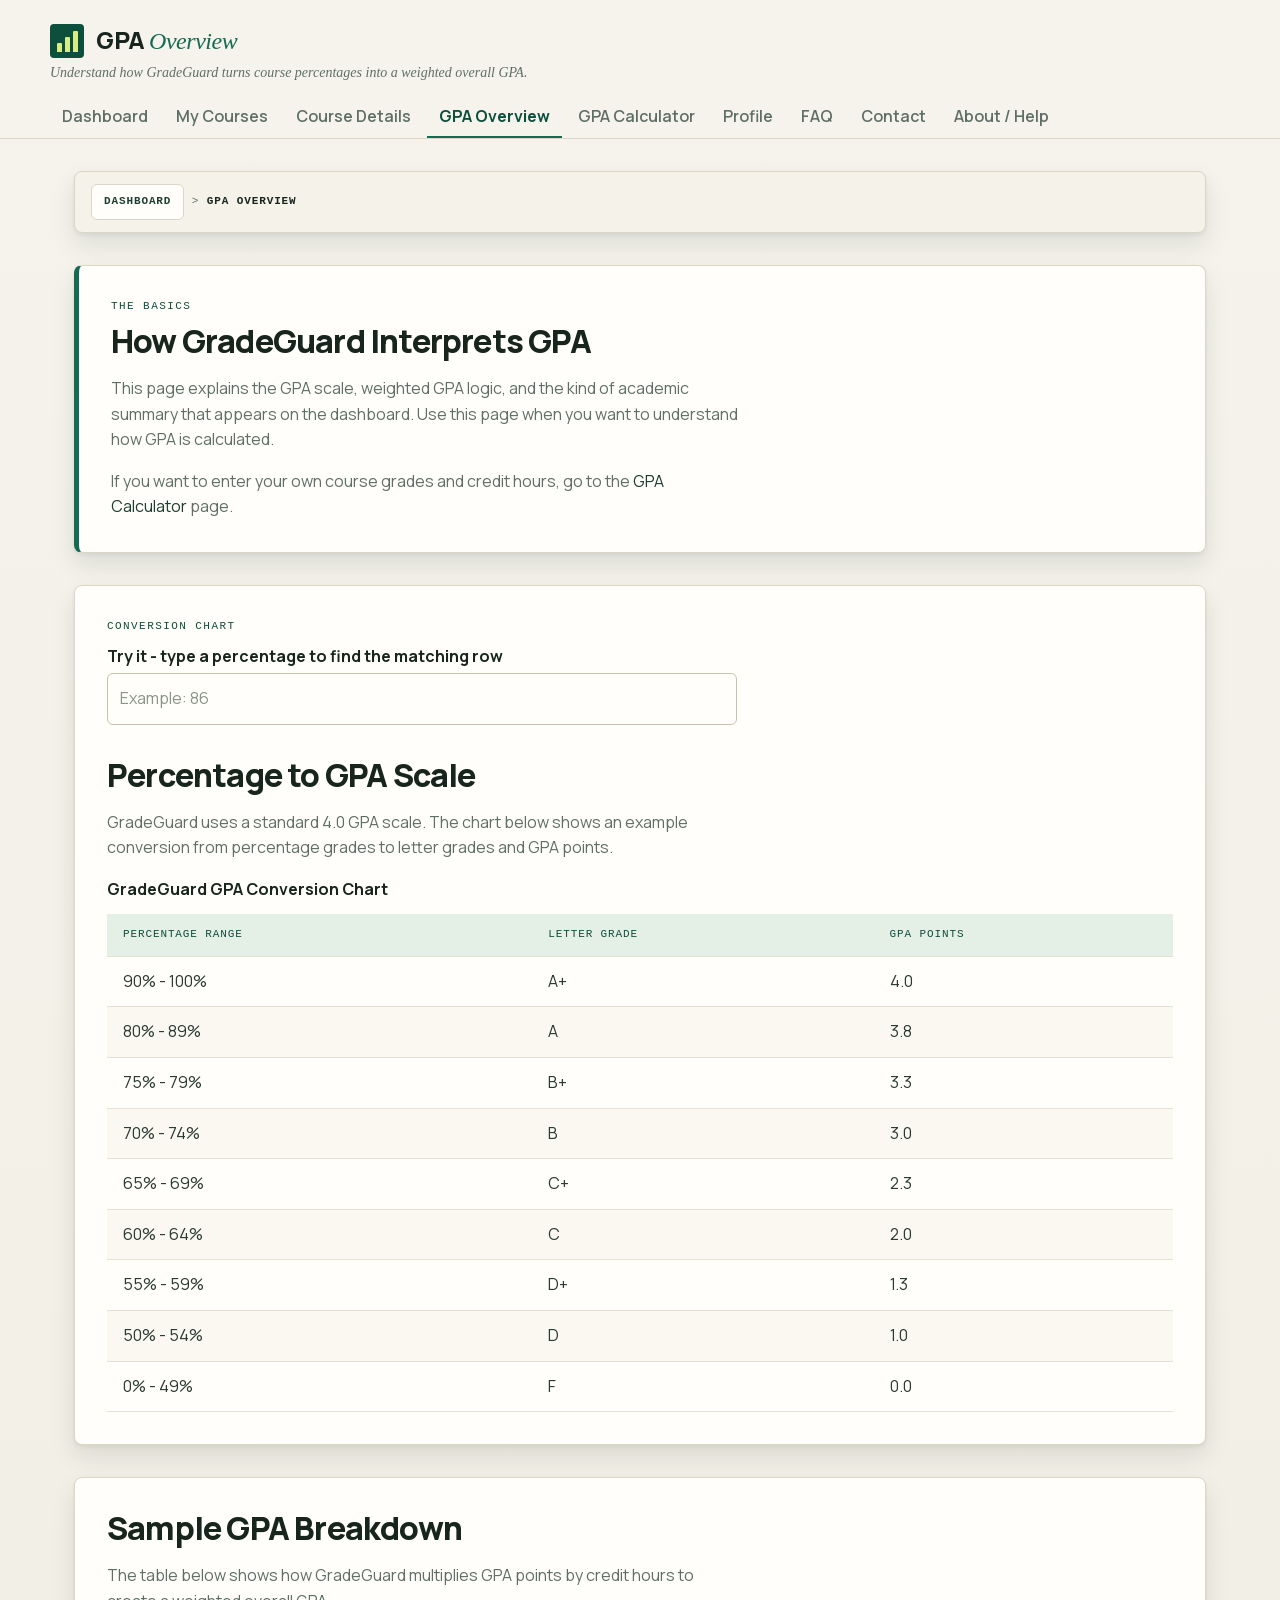
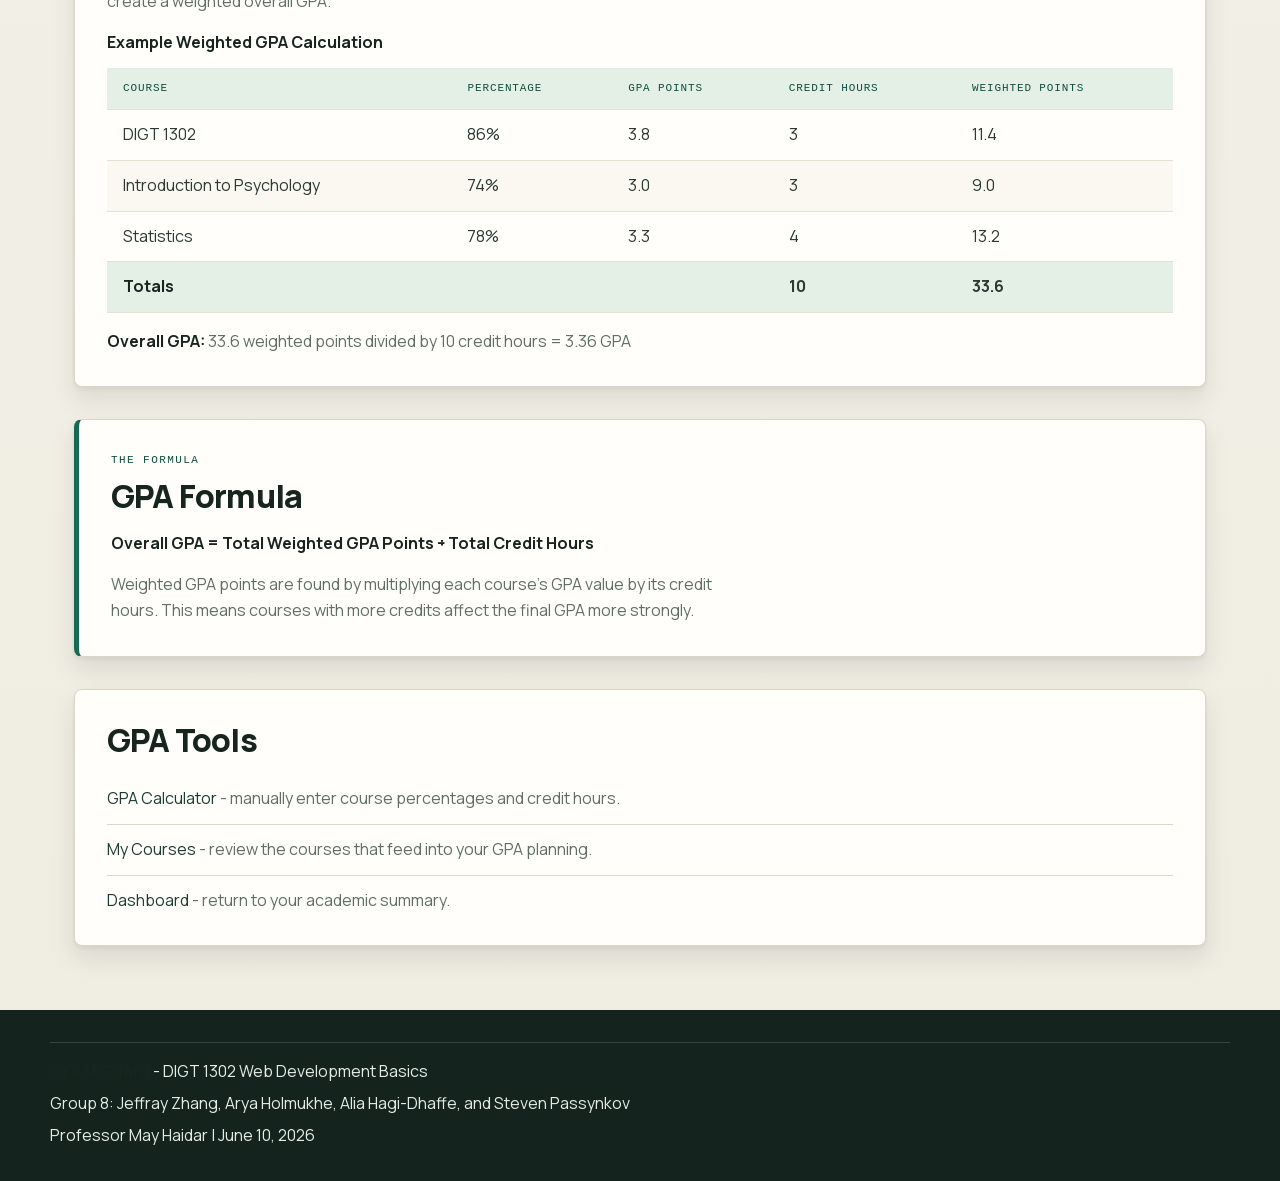
<file: gpa-overview.html>
<!DOCTYPE html>
<html lang="en">
<head>
  <meta charset="UTF-8">
  <meta name="viewport" content="width=device-width, initial-scale=1.0">
  <meta name="description" content="Learn how GradeGuard converts percentages into GPA points, weights GPA by credit hours, and summarizes overall academic standing.">
  <title>GradeGuard | GPA Overview</title>
  <link rel="stylesheet" href="css/style.css">
  <link rel="stylesheet" href="css/gpa-overview.css">
  <script src="js/gradeguard-data.js" defer></script>
  <script src="js/script.js" defer></script>
</head>
<body class="site-page page-gpa-overview">
  <header class="page-header">
    <h1><span class="brand-mark" aria-hidden="true"><span></span><span></span><span></span></span><span class="brand-name">GPA <em>Overview</em></span></h1>
    <p>Understand how GradeGuard turns course percentages into a weighted overall GPA.</p>

    <nav class="main-nav" aria-label="Main navigation">
      <ul>
        <li><a href="index.html">Dashboard</a></li>
        <li><a href="courses.html">My Courses</a></li>
        <li><a href="course-detail.html">Course Details</a></li>
        <li><a href="gpa-overview.html" aria-current="page">GPA Overview</a></li>
        <li><a href="gpa-calculator.html">GPA Calculator</a></li>
        <li><a href="profile.html">Profile</a></li>
        <li><a href="faq.html">FAQ</a></li>
        <li><a href="contact.html">Contact</a></li>
        <li><a href="about.html">About / Help</a></li>
      </ul>
    </nav>
  </header>

  <main class="page-content">
    <nav aria-label="Breadcrumb">
      <p>
        <a href="index.html">Dashboard</a> &gt; <strong>GPA Overview</strong>
      </p>
    </nav>

    <section aria-labelledby="overview-heading" class="edge-left-thick">
      <p class="kicker">The basics</p>
      <h2 id="overview-heading">How GradeGuard Interprets GPA</h2>
      <p>
        This page explains the GPA scale, weighted GPA logic, and the kind of academic summary that
        appears on the dashboard. Use this page when you want to understand how GPA is calculated.
      </p>
      <p>
        If you want to enter your own course grades and credit hours, go to the
        <a href="gpa-calculator.html">GPA Calculator</a> page.
      </p>
    </section>

    <section aria-labelledby="scale-heading">
      <p class="kicker">Conversion chart</p>
      <h2 id="scale-heading">Percentage to GPA Scale</h2>
      <p>
        GradeGuard uses a standard 4.0 GPA scale. The chart below shows an example conversion from
        percentage grades to letter grades and GPA points.
      </p>

      <table>
        <caption>GradeGuard GPA Conversion Chart</caption>
        <thead>
          <tr>
            <th scope="col">Percentage Range</th>
            <th scope="col">Letter Grade</th>
            <th scope="col">GPA Points</th>
          </tr>
        </thead>
        <tbody>
          <tr>
            <td data-label="Percentage Range">90% - 100%</td>
            <td data-label="Letter Grade">A+</td>
            <td data-label="GPA Points">4.0</td>
          </tr>
          <tr>
            <td data-label="Percentage Range">80% - 89%</td>
            <td data-label="Letter Grade">A</td>
            <td data-label="GPA Points">3.8</td>
          </tr>
          <tr>
            <td data-label="Percentage Range">75% - 79%</td>
            <td data-label="Letter Grade">B+</td>
            <td data-label="GPA Points">3.3</td>
          </tr>
          <tr>
            <td data-label="Percentage Range">70% - 74%</td>
            <td data-label="Letter Grade">B</td>
            <td data-label="GPA Points">3.0</td>
          </tr>
          <tr>
            <td data-label="Percentage Range">65% - 69%</td>
            <td data-label="Letter Grade">C+</td>
            <td data-label="GPA Points">2.3</td>
          </tr>
          <tr>
            <td data-label="Percentage Range">60% - 64%</td>
            <td data-label="Letter Grade">C</td>
            <td data-label="GPA Points">2.0</td>
          </tr>
          <tr>
            <td data-label="Percentage Range">55% - 59%</td>
            <td data-label="Letter Grade">D+</td>
            <td data-label="GPA Points">1.3</td>
          </tr>
          <tr>
            <td data-label="Percentage Range">50% - 54%</td>
            <td data-label="Letter Grade">D</td>
            <td data-label="GPA Points">1.0</td>
          </tr>
          <tr>
            <td data-label="Percentage Range">0% - 49%</td>
            <td data-label="Letter Grade">F</td>
            <td data-label="GPA Points">0.0</td>
          </tr>
        </tbody>
      </table>
    </section>

    <section aria-labelledby="sample-heading">
      <h2 id="sample-heading">Sample GPA Breakdown</h2>
      <p>
        The table below shows how GradeGuard multiplies GPA points by credit hours to create a
        weighted overall GPA.
      </p>

      <table>
        <caption>Example Weighted GPA Calculation</caption>
        <thead>
          <tr>
            <th scope="col">Course</th>
            <th scope="col">Percentage</th>
            <th scope="col">GPA Points</th>
            <th scope="col">Credit Hours</th>
            <th scope="col">Weighted Points</th>
          </tr>
        </thead>
        <tbody>
          <tr>
            <td data-label="Course">DIGT 1302</td>
            <td data-label="Percentage">86%</td>
            <td data-label="GPA Points">3.8</td>
            <td data-label="Credit Hours">3</td>
            <td data-label="Weighted Points">11.4</td>
          </tr>
          <tr>
            <td data-label="Course">Introduction to Psychology</td>
            <td data-label="Percentage">74%</td>
            <td data-label="GPA Points">3.0</td>
            <td data-label="Credit Hours">3</td>
            <td data-label="Weighted Points">9.0</td>
          </tr>
          <tr>
            <td data-label="Course">Statistics</td>
            <td data-label="Percentage">78%</td>
            <td data-label="GPA Points">3.3</td>
            <td data-label="Credit Hours">4</td>
            <td data-label="Weighted Points">13.2</td>
          </tr>
        </tbody>
        <tfoot>
          <tr>
            <th scope="row" colspan="3">Totals</th>
            <td data-label="Credit Hours">10</td>
            <td data-label="Weighted Points">33.6</td>
          </tr>
        </tfoot>
      </table>

      <p><strong>Overall GPA:</strong> 33.6 weighted points divided by 10 credit hours = 3.36 GPA</p>
    </section>

    <section aria-labelledby="formula-heading" class="edge-left-thick">
      <p class="kicker">The formula</p>
      <h2 id="formula-heading">GPA Formula</h2>
      <p><strong>Overall GPA = Total Weighted GPA Points ÷ Total Credit Hours</strong></p>
      <p>
        Weighted GPA points are found by multiplying each course's GPA value by its credit hours.
        This means courses with more credits affect the final GPA more strongly.
      </p>
    </section>

    <aside aria-labelledby="overview-tools-heading">
      <h2 id="overview-tools-heading">GPA Tools</h2>
      <ul>
        <li><a href="gpa-calculator.html">GPA Calculator</a> - manually enter course percentages and credit hours.</li>
        <li><a href="courses.html">My Courses</a> - review the courses that feed into your GPA planning.</li>
        <li><a href="index.html">Dashboard</a> - return to your academic summary.</li>
      </ul>
    </aside>
  </main>

  <footer class="site-footer">
    <hr>
    <p><strong>GradeGuard</strong> - DIGT 1302 Web Development Basics</p>
    <p>Group 8: Jeffray Zhang, Arya Holmukhe, Alia Hagi-Dhaffe, and Steven Passynkov</p>
    <p>Professor May Haidar | June 10, 2026</p>
  </footer>
</body>
</html>
</file>
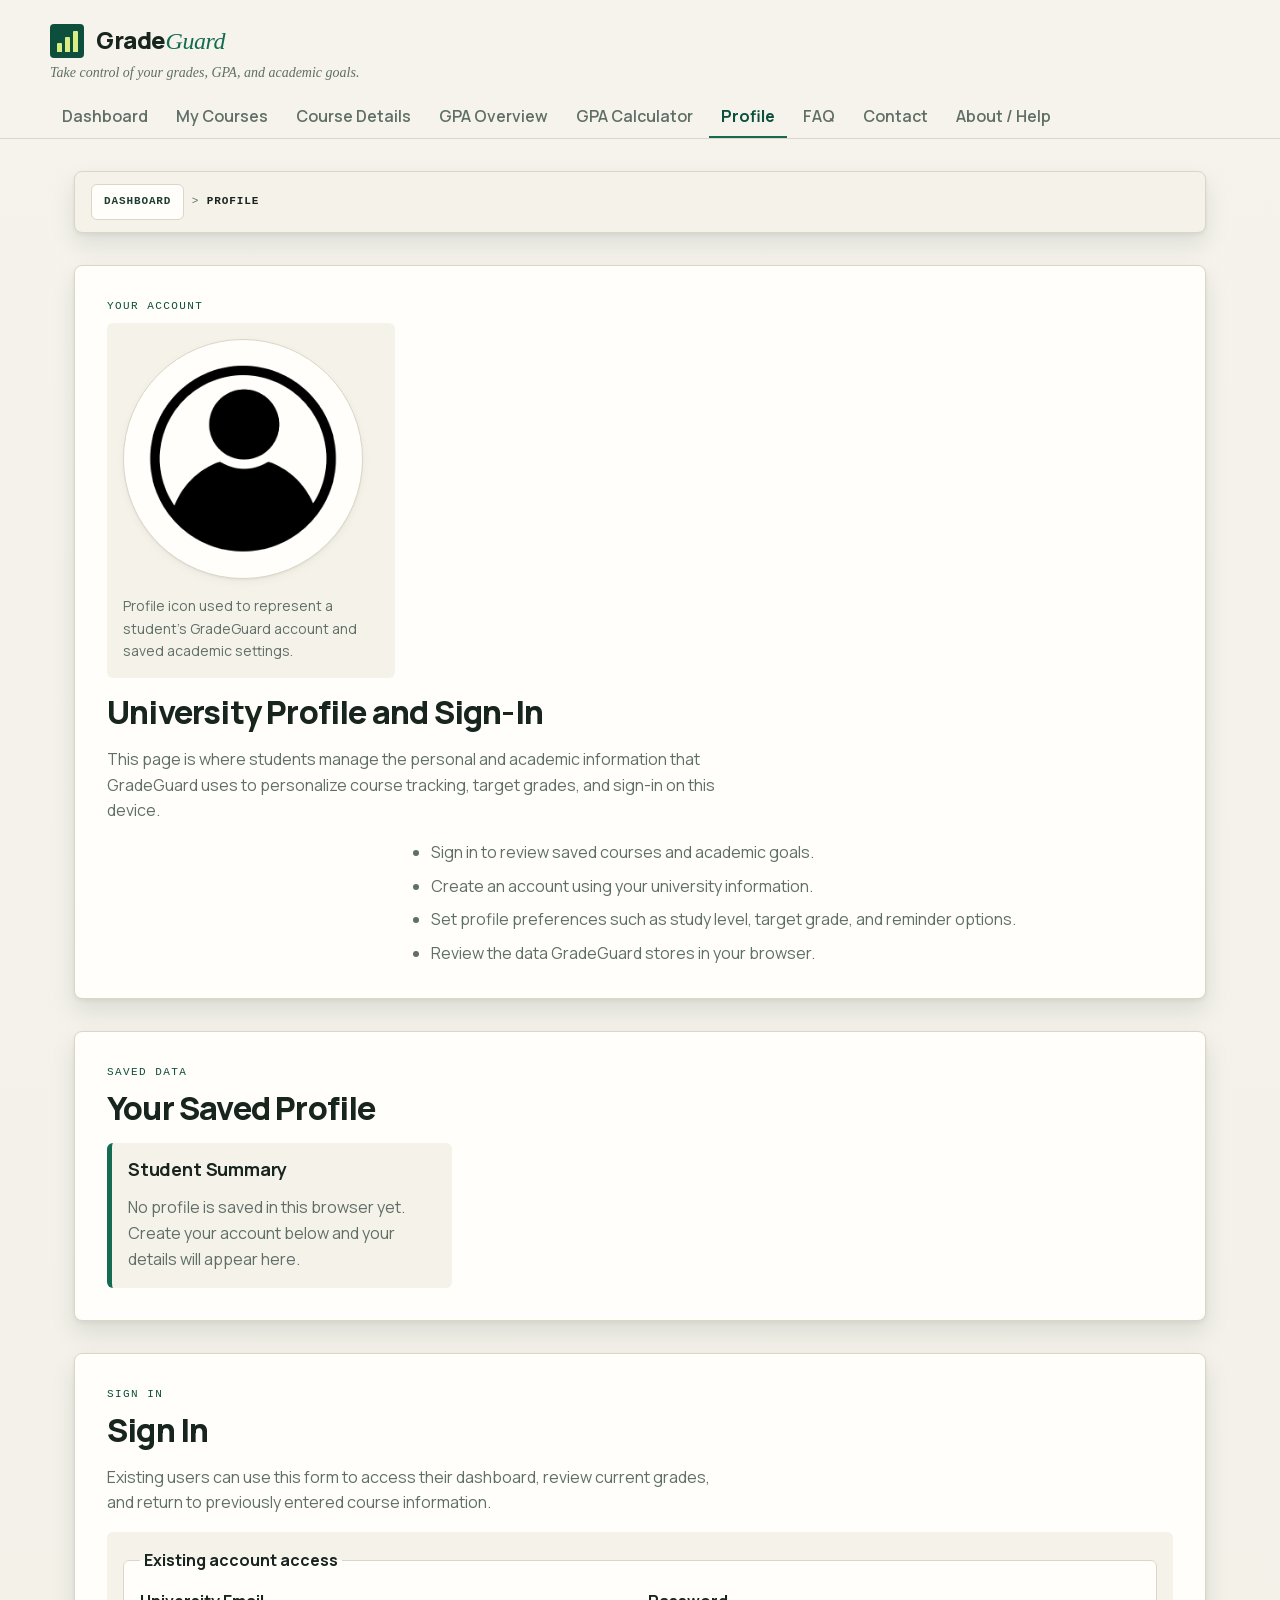
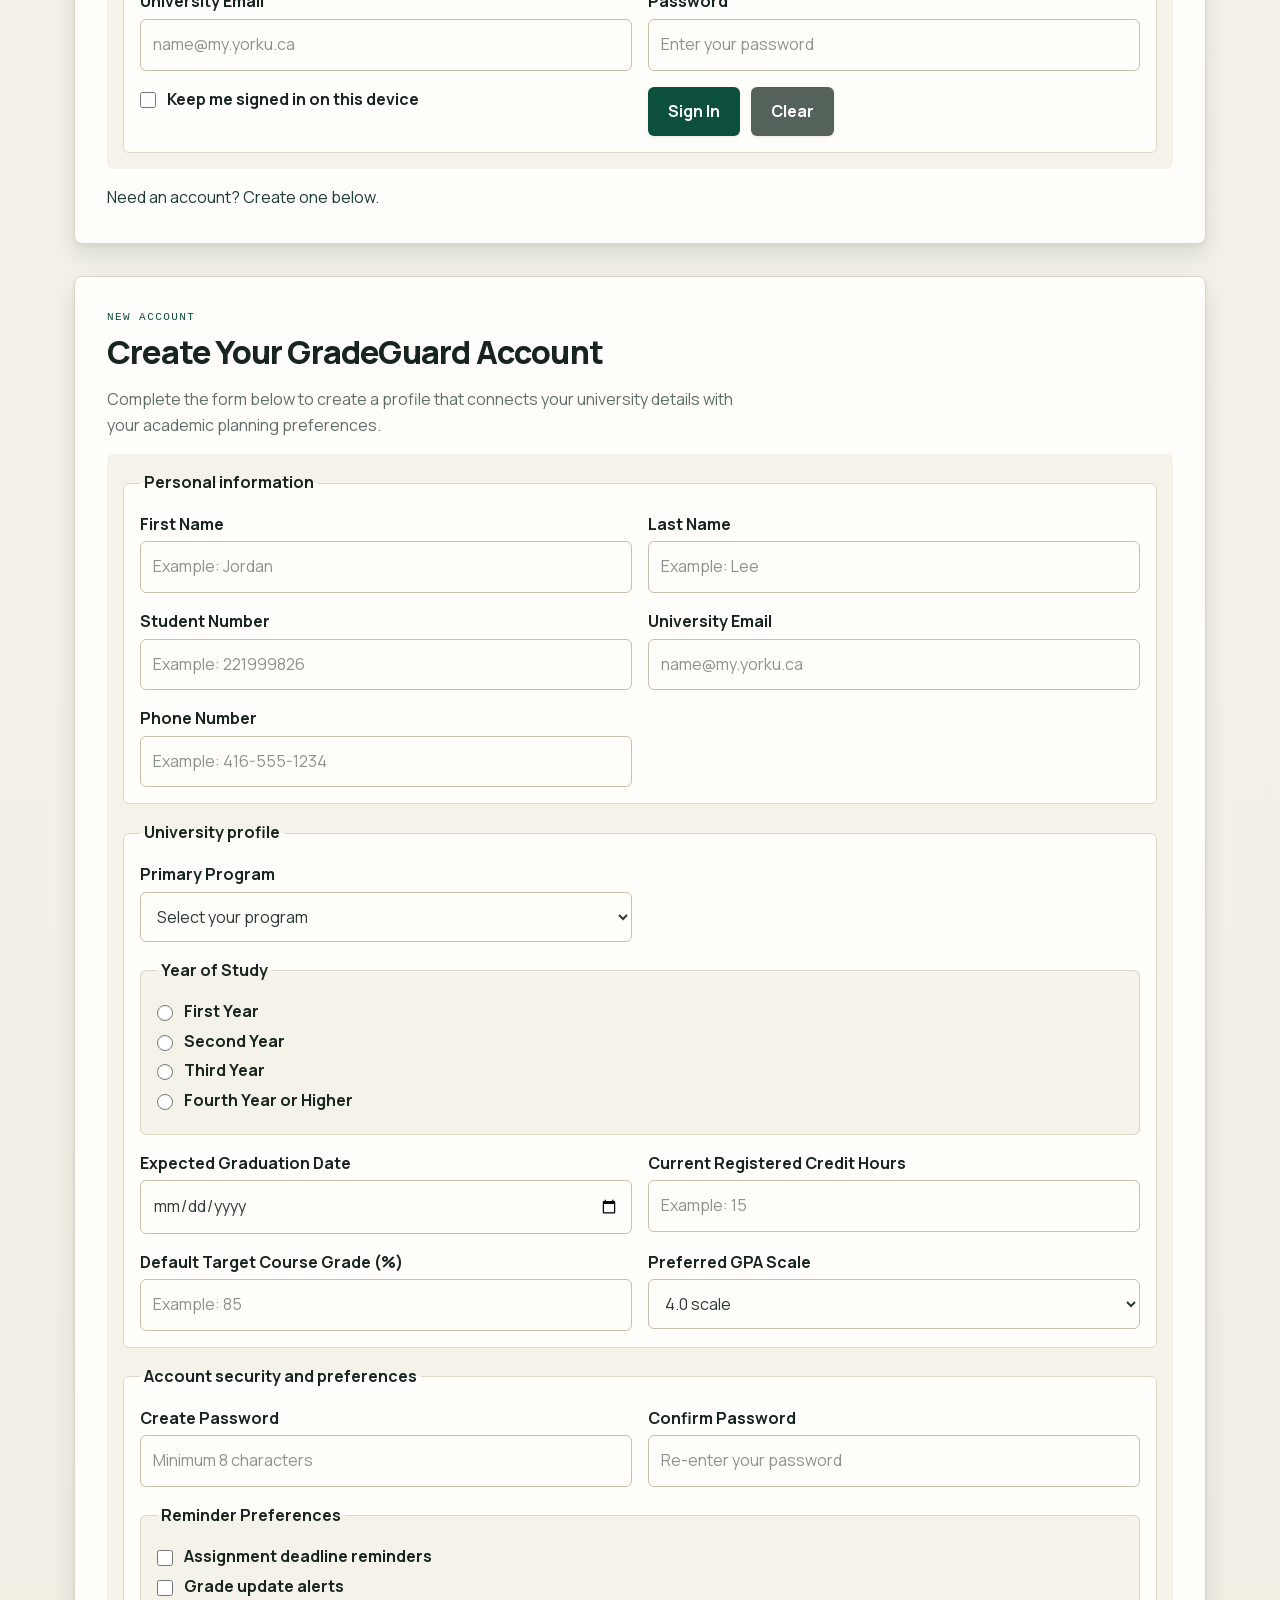
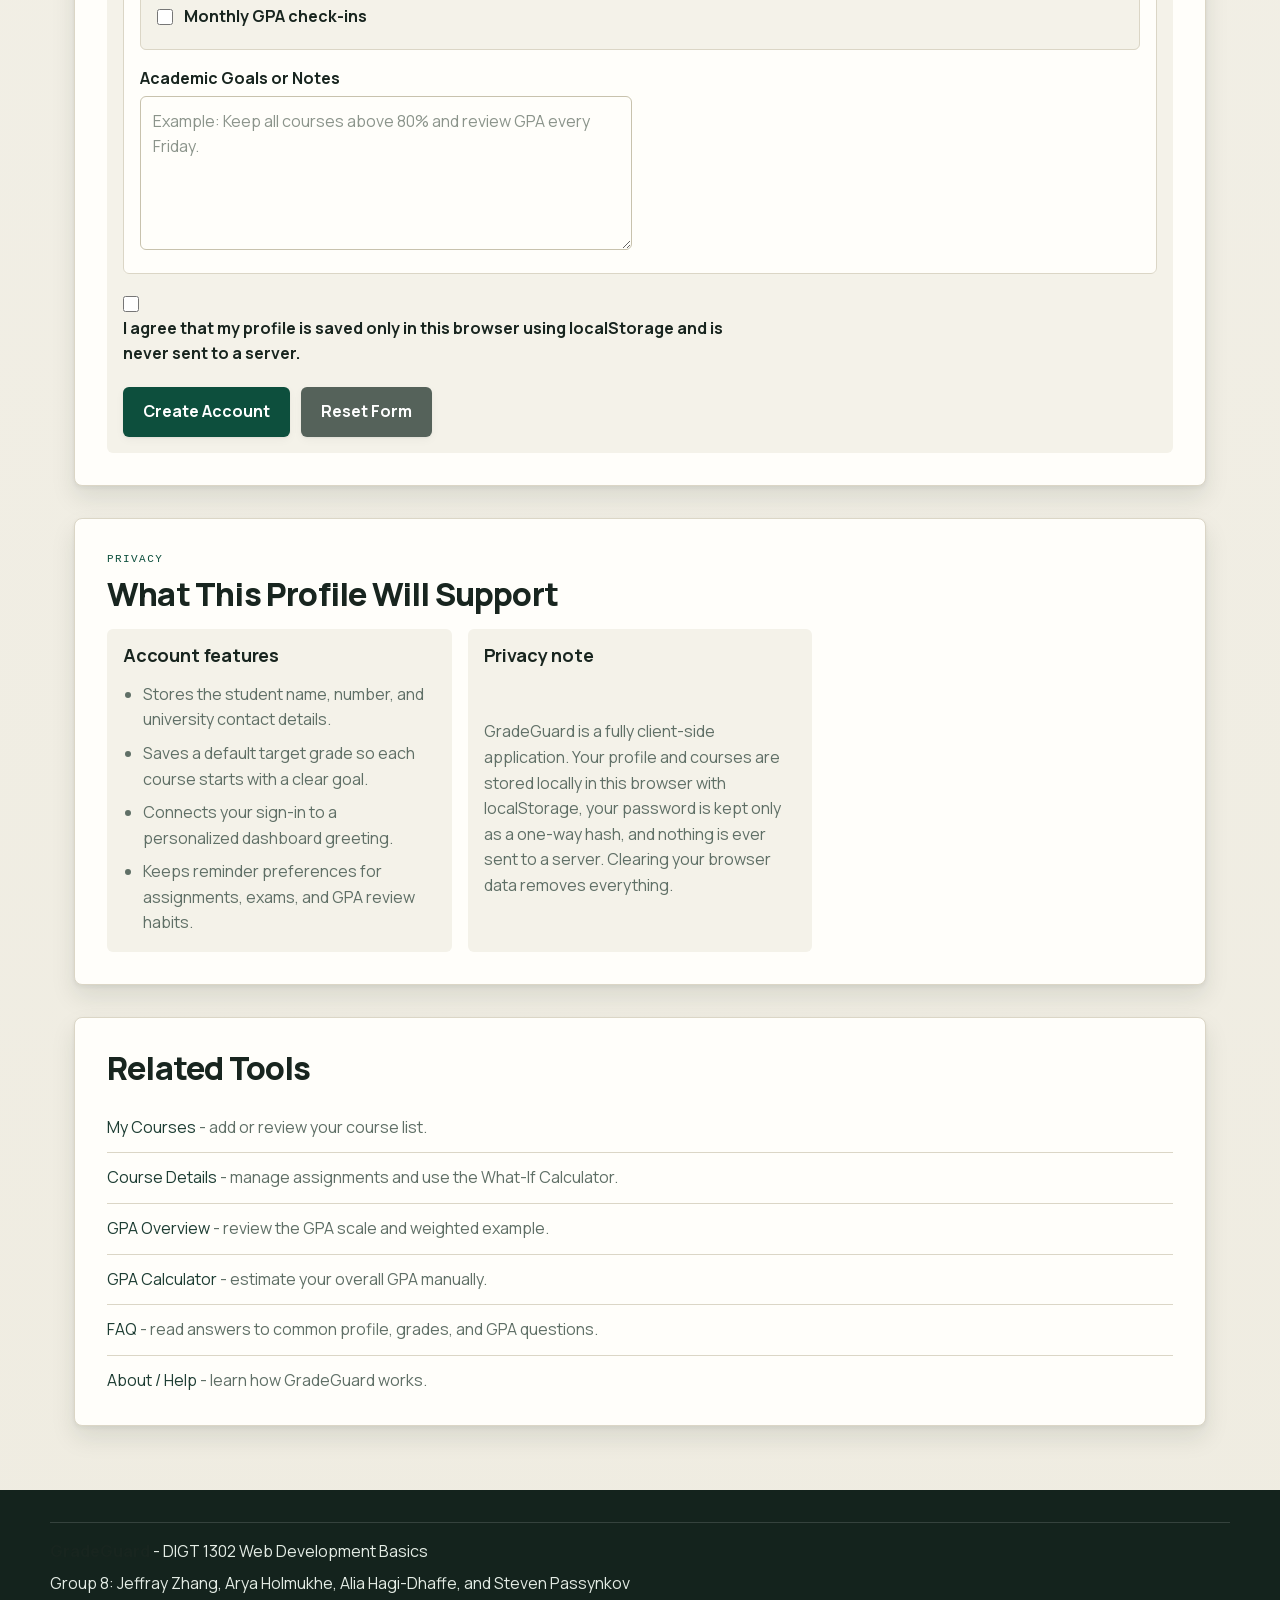
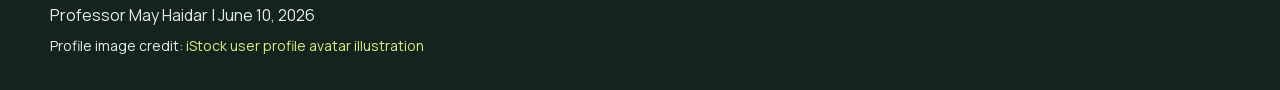
<file: profile.html>
<!DOCTYPE html>
<html lang="en">
<head>
  <meta charset="UTF-8">
  <meta name="viewport" content="width=device-width, initial-scale=1.0">
  <meta name="description" content="Manage your GradeGuard profile, sign in, and create an account for storing university and academic planning details.">
  <title>GradeGuard | Profile</title>
  <link rel="stylesheet" href="css/style.css">
  <link rel="stylesheet" href="css/profile.css">
  <script src="js/gradeguard-data.js" defer></script>
  <script src="js/script.js" defer></script>
</head>
<body class="site-page page-profile">
  <header class="page-header">
    <h1><span class="brand-mark" aria-hidden="true"><span></span><span></span><span></span></span><span class="brand-name">Grade<em>Guard</em></span></h1>
    <p>Take control of your grades, GPA, and academic goals.</p>

    <nav class="main-nav" aria-label="Main navigation">
      <ul>
        <li><a href="index.html">Dashboard</a></li>
        <li><a href="courses.html">My Courses</a></li>
        <li><a href="course-detail.html">Course Details</a></li>
        <li><a href="gpa-overview.html">GPA Overview</a></li>
        <li><a href="gpa-calculator.html">GPA Calculator</a></li>
        <li><a href="profile.html" aria-current="page">Profile</a></li>
        <li><a href="faq.html">FAQ</a></li>
        <li><a href="contact.html">Contact</a></li>
        <li><a href="about.html">About / Help</a></li>
      </ul>
    </nav>
  </header>

  <main class="page-content">
    <nav aria-label="Breadcrumb">
      <p>
        <a href="index.html">Dashboard</a> &gt; <strong>Profile</strong>
      </p>
    </nav>

    <section aria-labelledby="profile-overview-heading">
      <p class="kicker">Your account</p>
      <h2 id="profile-overview-heading">University Profile and Sign-In</h2>
      <p>
        This page is where students manage the personal and academic information that GradeGuard
        uses to personalize course tracking, target grades, and sign-in on this device.
      </p>
      <figure>
        <img class="profile-photo" src="images/profile.png" alt="Grayscale avatar icon representing a student user profile in GradeGuard." width="220" height="220">
        <figcaption>Profile icon used to represent a student's GradeGuard account and saved academic settings.</figcaption>
      </figure>
      <ul>
        <li>Sign in to review saved courses and academic goals.</li>
        <li>Create an account using your university information.</li>
        <li>Set profile preferences such as study level, target grade, and reminder options.</li>
        <li>Review the data GradeGuard stores in your browser.</li>
      </ul>
    </section>

    <section aria-labelledby="saved-profile-heading">
      <p class="kicker">Saved data</p>
      <h2 id="saved-profile-heading">Your Saved Profile</h2>
      <article class="edge-left-thick" id="saved-profile-card">
        <h3>Student Summary</h3>
        <p>
          Create an account below (or sign in) and the profile saved in this browser
          appears here automatically.
        </p>
      </article>
    </section>

    <section aria-labelledby="signin-heading">
      <p class="kicker">Sign in</p>
      <h2 id="signin-heading">Sign In</h2>
      <p>
        Existing users can use this form to access their dashboard, review current grades, and return
        to previously entered course information.
      </p>

      <form action="profile.html" method="get" id="sign-in-form">
        <fieldset>
          <legend>Existing account access</legend>

          <p>
            <label for="signin-email">University Email</label><br>
            <input type="email" id="signin-email" name="signin-email" placeholder="name@my.yorku.ca" autocomplete="email" required>
          </p>

          <p>
            <label for="signin-password">Password</label><br>
            <input type="password" id="signin-password" name="signin-password" placeholder="Enter your password" autocomplete="current-password" minlength="8" required>
          </p>

          <p>
            <input type="checkbox" id="remember-me" name="remember-me">
            <label for="remember-me">Keep me signed in on this device</label>
          </p>

          <p>
            <button type="submit">Sign In</button>
            <button type="reset">Clear</button>
          </p>
        </fieldset>
      </form>

      <p><a href="#create-account">Need an account? Create one below.</a></p>
    </section>

    <section aria-labelledby="create-account-heading" id="create-account">
      <p class="kicker">New account</p>
      <h2 id="create-account-heading">Create Your GradeGuard Account</h2>
      <p>
        Complete the form below to create a profile that connects your university details with your
        academic planning preferences.
      </p>

      <form action="profile.html" method="get" id="create-account-form">
        <fieldset>
          <legend>Personal information</legend>

          <p>
            <label for="first-name">First Name</label><br>
            <input type="text" id="first-name" name="first-name" placeholder="Example: Jordan" autocomplete="given-name" required>
          </p>

          <p>
            <label for="last-name">Last Name</label><br>
            <input type="text" id="last-name" name="last-name" placeholder="Example: Lee" autocomplete="family-name" required>
          </p>

          <p>
            <label for="student-number">Student Number</label><br>
            <input type="text" id="student-number" name="student-number" placeholder="Example: 221999826" required>
          </p>

          <p>
            <label for="account-email">University Email</label><br>
            <input type="email" id="account-email" name="account-email" placeholder="name@my.yorku.ca" autocomplete="email" required>
          </p>

          <p>
            <label for="phone-number">Phone Number</label><br>
            <input type="tel" id="phone-number" name="phone-number" placeholder="Example: 416-555-1234" autocomplete="tel">
          </p>
        </fieldset>

        <fieldset>
          <legend>University profile</legend>

          <p>
            <label for="program-name">Primary Program</label><br>
            <select id="program-name" name="program-name" required>
              <option value="">Select your program</option>
              <option value="digital-media">Digital Media</option>
              <option value="computer-science">Computer Science</option>
              <option value="psychology">Psychology</option>
              <option value="business">Business</option>
              <option value="other">Other</option>
            </select>
          </p>

          <fieldset>
            <legend>Year of Study</legend>
            <p>
              <input type="radio" id="year-1" name="year-of-study" value="first-year" required>
              <label for="year-1">First Year</label><br>
              <input type="radio" id="year-2" name="year-of-study" value="second-year">
              <label for="year-2">Second Year</label><br>
              <input type="radio" id="year-3" name="year-of-study" value="third-year">
              <label for="year-3">Third Year</label><br>
              <input type="radio" id="year-4" name="year-of-study" value="fourth-year-or-higher">
              <label for="year-4">Fourth Year or Higher</label>
            </p>
          </fieldset>

          <p>
            <label for="graduation-date">Expected Graduation Date</label><br>
            <input type="date" id="graduation-date" name="graduation-date">
          </p>

          <p>
            <label for="registered-credits">Current Registered Credit Hours</label><br>
            <input type="number" id="registered-credits" name="registered-credits" min="0" step="0.5" placeholder="Example: 15">
          </p>

          <p>
            <label for="target-course-grade">Default Target Course Grade (%)</label><br>
            <input type="number" id="target-course-grade" name="target-course-grade" min="50" max="100" placeholder="Example: 85" required>
          </p>

          <p>
            <label for="preferred-gpa-scale">Preferred GPA Scale</label><br>
            <select id="preferred-gpa-scale" name="preferred-gpa-scale">
              <option value="4.0">4.0 scale</option>
              <option value="4.3">4.3 scale</option>
              <option value="9.0">9.0 scale</option>
            </select>
          </p>
        </fieldset>

        <fieldset>
          <legend>Account security and preferences</legend>

          <p>
            <label for="new-password">Create Password</label><br>
            <input type="password" id="new-password" name="new-password" placeholder="Minimum 8 characters" autocomplete="new-password" minlength="8" required>
          </p>

          <p>
            <label for="confirm-password">Confirm Password</label><br>
            <input type="password" id="confirm-password" name="confirm-password" placeholder="Re-enter your password" autocomplete="new-password" minlength="8" required>
          </p>

          <fieldset>
            <legend>Reminder Preferences</legend>
            <p>
              <input type="checkbox" id="deadline-reminders" name="reminder-preference" value="deadlines">
              <label for="deadline-reminders">Assignment deadline reminders</label><br>
              <input type="checkbox" id="grade-updates" name="reminder-preference" value="grades">
              <label for="grade-updates">Grade update alerts</label><br>
              <input type="checkbox" id="gpa-checkins" name="reminder-preference" value="gpa">
              <label for="gpa-checkins">Monthly GPA check-ins</label>
            </p>
          </fieldset>

          <p>
            <label for="academic-goals">Academic Goals or Notes</label><br>
            <textarea id="academic-goals" name="academic-goals" rows="5" cols="40" placeholder="Example: Keep all courses above 80% and review GPA every Friday."></textarea>
          </p>
        </fieldset>

        <p>
          <input type="checkbox" id="storage-consent" name="storage-consent" required>
          <label for="storage-consent">I agree that my profile is saved only in this browser using localStorage and is never sent to a server.</label>
        </p>

        <p>
          <button type="submit">Create Account</button>
          <button type="reset">Reset Form</button>
        </p>
      </form>
    </section>

    <section aria-labelledby="privacy-heading">
      <p class="kicker">Privacy</p>
      <h2 id="privacy-heading">What This Profile Will Support</h2>
      <article>
        <h3>Account features</h3>
        <ul>
          <li>Stores the student name, number, and university contact details.</li>
          <li>Saves a default target grade so each course starts with a clear goal.</li>
          <li>Connects your sign-in to a personalized dashboard greeting.</li>
          <li>Keeps reminder preferences for assignments, exams, and GPA review habits.</li>
        </ul>
      </article>

      <article>
        <h3>Privacy note</h3>
        <p>
          GradeGuard is a fully client-side application. Your profile and courses are stored locally
          in this browser with localStorage, your password is kept only as a one-way hash, and
          nothing is ever sent to a server. Clearing your browser data removes everything.
        </p>
      </article>
    </section>

    <aside aria-labelledby="related-tools-heading">
      <h2 id="related-tools-heading">Related Tools</h2>
      <ul>
        <li><a href="courses.html">My Courses</a> - add or review your course list.</li>
        <li><a href="course-detail.html">Course Details</a> - manage assignments and use the What-If Calculator.</li>
        <li><a href="gpa-overview.html">GPA Overview</a> - review the GPA scale and weighted example.</li>
        <li><a href="gpa-calculator.html">GPA Calculator</a> - estimate your overall GPA manually.</li>
        <li><a href="faq.html">FAQ</a> - read answers to common profile, grades, and GPA questions.</li>
        <li><a href="about.html">About / Help</a> - learn how GradeGuard works.</li>
      </ul>
    </aside>
  </main>

  <footer class="site-footer">
    <hr>
    <p><strong>GradeGuard</strong> - DIGT 1302 Web Development Basics</p>
    <p>Group 8: Jeffray Zhang, Arya Holmukhe, Alia Hagi-Dhaffe, and Steven Passynkov</p>
    <p>Professor May Haidar | June 10, 2026</p>
    <p>Profile image credit: <a href="https://www.istockphoto.com/vector/vector-flat-illustration-in-grayscale-avatar-user-profile-person-icon-gender-gm2151669184-572745045?searchscope=image%2Cfilm">iStock user profile avatar illustration</a></p>
  </footer>
</body>
</html>
</file>
<file: css/style.css>
/* ==================================
   GradeGuard Shared Base Stylesheet
   Global theme, layout, forms, tables,
   navigation, accessibility, and responsiveness
   ================================== */

/* Manrope (variable, weights 200-800) is self-hosted in /fonts.
   Licensed under the SIL Open Font License - see README credits. */
@font-face {
  font-family: "Manrope";
  src: url("../fonts/manrope-latin-variable.woff2") format("woff2");
  font-weight: 200 800;
  font-style: normal;
  font-display: swap;
}

:root {
  /* "Paper and ink" palette: warm paper surfaces, near-black green ink,
     one deep-green brand accent plus a lime highlight. Green/yellow/red
     remain reserved for grade-status meaning. */
  --bg: #f5f3ec;
  --bg-alt: #efece1;
  --surface: #fffefa;
  --surface-soft: #f4f2e9;
  --surface-accent: #e4efe6;
  --text: #2b3a33;
  --muted: #5f6f66;
  --heading: #18251f;
  --primary: #146b52;
  --primary-dark: #0d4f3d;
  --secondary: #1d3d33;
  --lime: #d8ed83;
  --success: #22c55e;
  --warning: #facc15;
  --warning-dark: #8a6a00;
  --danger: #ef4444;
  --danger-dark: #991b1b;
  --focus: rgba(20, 107, 82, 0.26);
  --border-color: #dbd6c6;
  --border-input: #c8c2ad;
  --border-input-hover: #9dbfa9;
  --table-border: #e5e1d2;
  --row-stripe: #faf8f0;
  --placeholder: #8b948b;
  --footer-bg: #14231d;
  --footer-text: #e4ece5;
  --footer-border: rgba(255, 255, 255, 0.14);
  --footer-link: var(--lime);
  /* Elevation: exactly two levels so depth stays meaningful.
     Cards rest on --shadow-sm; only raised/interactive moments use --shadow. */
  --shadow-sm: 0 1px 2px rgba(24, 37, 31, 0.05), 0 3px 10px rgba(24, 37, 31, 0.04);
  --shadow: 0 2px 4px rgba(24, 37, 31, 0.06), 0 12px 24px rgba(24, 37, 31, 0.1);
  /* Shape: square-cornered. Three radii - cards, controls, and chips. */
  --radius: 0.5rem;
  --radius-sm: 0.375rem;
  --radius-xs: 0.25rem;
  /* The one brand gradient, shared by the page header and dashboard hero. */
  --gradient-brand: linear-gradient(135deg, #0f3a2e 0%, #146b52 60%, #1c7a5e 100%);
  --font-size-sm: 0.875rem;
  /* Tiny uppercase monospace labels ("kickers") use the system mono stack. */
  --font-mono: ui-monospace, "SF Mono", "Cascadia Mono", Menlo, Consolas, monospace;
  --kicker-size: 0.6875rem;
  /* Spacing scale — all spacing sits on this 0.25rem grid. */
  --space-1: 0.25rem;
  --space-2: 0.5rem;
  --space-3: 0.75rem;
  --space-4: 1rem;
  --space-5: 1.5rem;
  --space-6: 2rem;
  --max-width: 1180px;
}

/* Respect users who ask the OS to minimise motion. */
@media (prefers-reduced-motion: reduce) {
  html {
    scroll-behavior: auto;
  }

  *,
  *::before,
  *::after {
    animation-duration: 0.01ms !important;
    animation-iteration-count: 1 !important;
    transition-duration: 0.01ms !important;
    scroll-behavior: auto !important;
  }
}

*,
*::before,
*::after {
  box-sizing: border-box;
}

html {
  scroll-behavior: smooth;
  /* Stop iOS/Safari from auto-inflating text in landscape. */
  -webkit-text-size-adjust: 100%;
  text-size-adjust: 100%;
}

body.site-page {
  margin: 0;
  min-height: 100vh;
  font-family: "Manrope", system-ui, -apple-system, "Segoe UI", Roboto, Helvetica, Arial, sans-serif;
  font-size: 1rem;
  line-height: 1.6;
  color: var(--text);
  /* Long unbroken strings (emails, URLs) wrap instead of forcing
     horizontal scroll on narrow phones. */
  overflow-wrap: break-word;
  background: linear-gradient(180deg, var(--bg) 0%, var(--bg-alt) 100%);
}

img {
  display: block;
  max-width: 100%;
  height: auto;
}

.profile-photo {
  border-radius: 50%;
}

figure {
  margin: 0;
  display: grid;
  gap: 0.75rem;
  justify-items: center;
  text-align: center;
}

figure img {
  width: min(100%, 15rem);
  padding: var(--space-3);
  border: 1px solid var(--border-color);
  border-radius: var(--radius-sm);
  background: var(--surface);
  box-shadow: var(--shadow-sm);
}

figcaption {
  color: var(--muted);
  font-size: var(--font-size-sm);
}

abbr[title] {
  text-decoration: underline dotted;
}

h1,
h2,
h3,
h4,
h5,
h6 {
  margin: 0;
  color: var(--heading);
  line-height: 1.15;
  letter-spacing: -0.01em;
}

/* Type scale: 0.6875 (kicker) / 0.875 / 1 / 1.125 / 1.5-2 / 2.25-3.25 rem.
   Display sizes carry the hierarchy so decoration does not have to. */
h1 {
  font-size: clamp(2.25rem, 5vw, 3.25rem);
  font-weight: 800;
  letter-spacing: -0.03em;
}

h2 {
  font-size: clamp(1.5rem, 3vw, 2rem);
  font-weight: 800;
  letter-spacing: -0.025em;
}

h3 {
  font-size: 1.125rem;
}

/* Tiny uppercase mono label that introduces a section. The negative
   margin tightens it against its heading (Gestalt proximity). */
.kicker {
  margin: 0 0 -0.5rem;
  color: var(--primary-dark);
  font-family: var(--font-mono);
  font-size: var(--kicker-size);
  font-weight: 500;
  letter-spacing: 0.13em;
  text-transform: uppercase;
}

/* Reading comfort: cap every paragraph at a ~70-character measure.
   (Containers that need full width override this further down.) */
p {
  max-width: 70ch;
}

::selection {
  background: var(--lime);
  color: var(--heading);
}

p,
ul,
ol,
dl,
form,
table,
figure {
  margin: 0;
}

p,
dd,
li,
summary,
figcaption,
address {
  color: var(--muted);
}

strong,
th,
dt,
legend,
label,
summary {
  color: var(--heading);
}

ul,
ol {
  padding-left: 1.25rem;
}

li + li {
  margin-top: var(--space-2);
}

.main-nav li + li,
.page-content > nav:not(.main-nav) li + li {
  margin-top: 0;
}

dl {
  display: grid;
  gap: var(--space-2);
}

dt {
  font-weight: 700;
}

dd {
  margin: 0;
}

address {
  font-style: normal;
  display: grid;
  gap: var(--space-2);
}

a {
  color: var(--secondary);
  text-decoration: none;
  text-underline-offset: 0.16em;
  transition: color 0.2s ease, opacity 0.2s ease, text-decoration-color 0.2s ease;
}

a:hover,
a:focus-visible {
  color: var(--primary-dark);
  text-decoration: underline;
}

:focus-visible {
  outline: 3px solid var(--focus);
  outline-offset: 2px;
}

button,
input,
select,
textarea {
  font: inherit;
}

/* The site chrome sits on the same paper as the page - a hairline
   separates it instead of a block of colour. */
.page-header {
  padding: var(--space-4) var(--space-4) 0;
  color: var(--heading);
  background: var(--bg);
  border-bottom: 1px solid var(--border-color);
}

.page-header > h1,
.page-header > p,
.page-header > nav {
  max-width: var(--max-width);
  margin-inline: auto;
}

/* Brand lockup: a small rising-bars mark next to a two-tone wordmark. */
.page-header > h1 {
  display: flex;
  align-items: center;
  gap: var(--space-3);
  font-size: 1.5rem;
  letter-spacing: -0.02em;
}

.brand-mark {
  display: inline-flex;
  width: 2.125rem;
  height: 2.125rem;
  flex: 0 0 auto;
  align-items: flex-end;
  justify-content: center;
  gap: 3px;
  padding-bottom: 6px;
  border-radius: var(--radius-xs);
  background: var(--primary-dark);
}

.brand-mark span {
  display: block;
  width: 5px;
  border-radius: 1px 1px 0 0;
  background: var(--lime);
}

.brand-mark span:nth-child(1) {
  height: 9px;
}

.brand-mark span:nth-child(2) {
  height: 15px;
}

.brand-mark span:nth-child(3) {
  height: 21px;
}

.brand-name em {
  color: var(--primary);
  font-family: Georgia, "Times New Roman", serif;
  font-style: italic;
  font-weight: 400;
}

.page-header > p {
  margin-top: var(--space-1);
  color: var(--muted);
  font-size: var(--font-size-sm);
  /* One serif, editorial moment - the site tagline. */
  font-family: Georgia, "Times New Roman", serif;
  font-style: italic;
}

.main-nav {
  margin-top: var(--space-3);
}

.main-nav ul {
  display: flex;
  flex-wrap: wrap;
  gap: var(--space-1);
  list-style: none;
  margin: 0;
  padding: 0;
}

.main-nav li {
  flex: 1 1 100%;
}

.main-nav a {
  display: inline-flex;
  width: 100%;
  align-items: center;
  justify-content: flex-start;
  padding: var(--space-2) var(--space-3);
  border-radius: var(--radius-xs) var(--radius-xs) 0 0;
  color: var(--muted);
  font-weight: 600;
  transition: background 0.15s ease, color 0.15s ease, box-shadow 0.15s ease;
}

.main-nav a:hover,
.main-nav a:focus-visible {
  color: var(--primary-dark);
  background: var(--surface);
  text-decoration: none;
}

/* Current page: quiet ink text with a square green underline that
   meets the header's hairline, like a tab. */
.main-nav a[aria-current="page"] {
  color: var(--primary-dark);
  font-weight: 700;
  box-shadow: inset 0 -2px 0 var(--primary);
}

.page-content {
  display: grid;
  gap: var(--space-5);
  max-width: var(--max-width);
  margin: var(--space-6) auto 0;
  padding: 0 var(--space-4) var(--space-6);
}

.page-content > * {
  padding: var(--space-5);
  overflow-x: auto;
  background: var(--surface);
  border: 1px solid var(--border-color);
  border-radius: var(--radius);
  box-shadow: var(--shadow);
}

.page-content > nav:not(.main-nav) {
  padding: var(--space-3) var(--space-4);
  background: var(--surface-soft);
}

.page-content > nav:not(.main-nav) p {
  font-family: var(--font-mono);
  font-size: var(--kicker-size);
  letter-spacing: 0.08em;
  text-transform: uppercase;
}

.page-content > nav:not(.main-nav) ul {
  display: flex;
  flex-wrap: wrap;
  gap: var(--space-2);
  list-style: none;
  margin-top: var(--space-3);
  padding: 0;
}

.page-content > nav:not(.main-nav) a {
  display: inline-flex;
  align-items: center;
  padding: var(--space-2) var(--space-3);
  border: 1px solid var(--border-color);
  border-radius: var(--radius-sm);
  background: var(--surface);
  font-weight: 600;
}

.page-content > section,
.page-content > article,
.page-content > aside {
  display: grid;
  gap: 1rem;
}

.page-content > section > h2,
.page-content > section > p,
.page-content > section > ul,
.page-content > section > ol,
.page-content > section > dl,
.page-content > section > form,
.page-content > section > table,
.page-content > section > figure,
.page-content > section > nav,
.page-content > article > h2,
.page-content > article > p,
.page-content > article > ul,
.page-content > article > ol {
  grid-column: 1 / -1;
}

/* Inner groups are flat, soft panels. Keeping a single "card" level
   (the direct children of .page-content) keeps elevation meaningful;
   hover-lift is reserved for genuinely interactive elements. */
section > article,
section > figure,
section > form,
article > section,
aside > article,
.course-body > section {
  display: grid;
  gap: var(--space-4);
  padding: var(--space-4);
  background: var(--surface-soft);
  border-radius: var(--radius-sm);
}

/* Reusable sidebar list, shared by every aside (DRY). Hairline dividers
   instead of boxed chips: space and lines group; boxes only contain. */
.page-content aside ul {
  display: grid;
  gap: 0;
  padding-left: 0;
  list-style: none;
}

.page-content aside li {
  margin: 0;
  padding: var(--space-3) 0;
  border-bottom: 1px solid var(--border-color);
}

.page-content aside li + li {
  margin-top: 0;
}

.page-content aside li:last-child {
  border-bottom: none;
  padding-bottom: 0;
}

:target {
  box-shadow: 0 0 0 3px rgba(20, 107, 82, 0.22), var(--shadow);
}

meter,
progress {
  width: 100%;
  margin-top: var(--space-3);
  accent-color: var(--primary);
}

meter {
  height: 0.95rem;
}

/* Slim brand-coloured progress bar (replaces the heavy native track). */
progress {
  height: 0.5rem;
  border: none;
  border-radius: var(--radius-sm);
  background: var(--border-color);
  -webkit-appearance: none;
  appearance: none;
}

progress::-webkit-progress-bar {
  background: var(--border-color);
  border-radius: var(--radius-sm);
}

progress::-webkit-progress-value {
  background: var(--primary);
  border-radius: var(--radius-sm);
}

progress::-moz-progress-bar {
  background: var(--primary);
  border-radius: var(--radius-sm);
}

table {
  width: 100%;
  min-width: 38rem;
  border-collapse: collapse;
  background: var(--surface);
}

caption {
  caption-side: top;
  text-align: left;
  padding-bottom: var(--space-3);
  font-weight: 700;
  color: var(--heading);
}

thead th {
  background: var(--surface-accent);
  color: var(--primary-dark);
  font-family: var(--font-mono);
  font-size: var(--kicker-size);
  font-weight: 500;
  letter-spacing: 0.08em;
  text-transform: uppercase;
}

th,
td {
  padding: var(--space-3) var(--space-4);
  text-align: left;
  vertical-align: top;
  border-bottom: 1px solid var(--table-border);
}

tbody tr:nth-child(even) {
  background: var(--row-stripe);
}

tfoot th,
tfoot td {
  background: var(--surface-accent);
  font-weight: 700;
}

form {
  display: grid;
  gap: 1rem;
}

form p {
  margin: 0;
}

fieldset {
  display: grid;
  gap: var(--space-4);
  margin: 0;
  padding: var(--space-4);
  border: 1px solid var(--border-color);
  border-radius: var(--radius-sm);
  background: var(--surface);
  min-inline-size: 0;
}

fieldset fieldset {
  background: var(--surface-soft);
}

legend {
  padding: 0 var(--space-1);
  font-weight: 700;
}

label {
  display: inline-block;
  margin-bottom: var(--space-1);
  font-weight: 700;
}

input:not([type="checkbox"]):not([type="radio"]),
select,
textarea {
  width: 100%;
  padding: var(--space-3) var(--space-3);
  border: 1px solid var(--border-input);
  border-radius: var(--radius-sm);
  background: var(--surface);
  color: var(--text);
  transition: border-color 0.2s ease, box-shadow 0.2s ease, background 0.2s ease;
}

textarea {
  min-height: 8rem;
  resize: vertical;
}

input[type="checkbox"],
input[type="radio"] {
  width: 1rem;
  height: 1rem;
  margin: 0 0.5rem 0 0;
  vertical-align: middle;
  accent-color: var(--primary);
}

input:hover,
select:hover,
textarea:hover {
  border-color: var(--border-input-hover);
}

input:focus-visible,
select:focus-visible,
textarea:focus-visible,
button:focus-visible {
  border-color: var(--primary);
  box-shadow: 0 0 0 3px var(--focus);
  outline: none;
}

::placeholder {
  color: var(--placeholder);
}

button {
  display: inline-flex;
  align-items: center;
  justify-content: center;
  padding: 0.75rem 1.25rem;
  border: none;
  border-radius: var(--radius-sm);
  background: var(--primary-dark);
  color: #ffffff;
  font-weight: 700;
  cursor: pointer;
  box-shadow: var(--shadow-sm);
  transition: transform 0.15s ease, box-shadow 0.15s ease, filter 0.15s ease;
}

button:hover,
button:focus-visible {
  transform: translateY(-1px);
  box-shadow: var(--shadow);
  filter: brightness(0.94);
}

button + button {
  margin-left: var(--space-2);
}

button[type="reset"] {
  background: #55625a;
}

/* Destructive actions opt in explicitly via .button-danger rather than
   inheriting danger styling from the type="button" attribute (behaviour,
   not intent). */
.button-danger {
  background: var(--danger);
}

td button {
  width: auto;
  padding: var(--space-2) var(--space-3);
  white-space: nowrap;
}

details {
  padding: var(--space-4);
  border: 1px solid var(--border-color);
  border-radius: var(--radius-sm);
  background: var(--surface);
  transition: border-color 0.2s ease, background 0.2s ease;
}

details + details {
  margin-top: var(--space-3);
}

details[open] {
  background: var(--surface-soft);
  border-color: #b8d2c1;
}

summary {
  cursor: pointer;
  font-weight: 700;
  list-style: none;
}

summary::-webkit-details-marker {
  display: none;
}

summary::after {
  content: "+";
  float: right;
  color: var(--primary);
  font-size: 1.125rem;
  line-height: 1;
}

details[open] summary::after {
  content: "−";
}

details p,
details dl,
details ul {
  margin-top: var(--space-3);
}

/* ==================================
   Accent edge utilities
   One shared definition for the coloured
   border accents that were previously
   repeated across every page stylesheet
   (DRY). The colour defaults to the brand
   accent (--primary); the .edge-success /
   .edge-warning / .edge-danger modifiers are
   reserved for grade-status meaning.
   ================================== */
.edge-top {
  border-top: 4px solid var(--edge-color, var(--primary));
}

.edge-top-thick {
  border-top: 5px solid var(--edge-color, var(--primary));
}

.edge-left {
  border-left: 4px solid var(--edge-color, var(--primary));
}

.edge-left-thick {
  border-left: 5px solid var(--edge-color, var(--primary));
}

.edge-success {
  --edge-color: var(--success);
}

.edge-warning {
  --edge-color: var(--warning);
}

.edge-danger {
  --edge-color: var(--danger);
}

/* An open <details> tints border-color above; these keep an accent edge
   visible while the disclosure is expanded. */
details[open].edge-top,
details[open].edge-top-thick {
  border-top-color: var(--edge-color, var(--primary));
}

details[open].edge-left,
details[open].edge-left-thick {
  border-left-color: var(--edge-color, var(--primary));
}

.site-footer {
  padding: 1.5rem 1rem 2rem;
  color: var(--footer-text);
  background: var(--footer-bg);
}

.site-footer > hr,
.site-footer > p {
  max-width: var(--max-width);
  margin-inline: auto;
}

.site-footer > hr {
  border: none;
  border-top: 1px solid var(--footer-border);
  margin-bottom: 1rem;
}

.site-footer p {
  margin-top: 0.4rem;
  color: var(--footer-text);
}

.site-footer a {
  color: var(--footer-link);
}

.site-footer a:hover,
.site-footer a:focus-visible {
  color: #ffffff;
}

@media (min-width: 48rem) {
  .page-header {
    padding: var(--space-5) var(--space-5) 0;
  }

  .main-nav li {
    flex: 0 1 auto;
  }

  .main-nav a {
    width: auto;
  }

  .page-content {
    gap: var(--space-6);
    padding: 0 var(--space-5) 4rem;
  }

  .page-content > section,
  .page-content > article {
    grid-template-columns: repeat(auto-fit, minmax(17rem, 1fr));
  }

  fieldset {
    grid-template-columns: repeat(2, minmax(0, 1fr));
  }

  fieldset fieldset {
    grid-column: 1 / -1;
  }

  figure {
    justify-items: start;
    text-align: left;
  }

  dl {
    grid-template-columns: minmax(10rem, 14rem) 1fr;
    gap: 0.55rem 1rem;
  }
}

@media (min-width: 75rem) {
  .page-content {
    margin-top: var(--space-6);
  }

  .page-content > * {
    padding: var(--space-6);
  }

  .main-nav ul {
    justify-content: flex-start;
  }
}

@media (orientation: landscape) and (max-width: 70rem) {
  .main-nav ul {
    justify-content: center;
  }

  .page-content {
    gap: 1rem;
  }

  .page-content > * {
    padding: 1rem;
  }
}

@media (max-width: 47.99rem) {
  .page-header,
  .site-footer {
    padding-left: 1rem;
    padding-right: 1rem;
  }

  /* Comfortable ~44px touch targets for the stacked navigation. */
  .main-nav a {
    padding: var(--space-3);
  }

  .page-content > * {
    padding: 1rem;
  }

  /* Stack each table row into a labelled card so wide tables fit phone
     screens without horizontal scrolling. Every data cell carries a
     data-label attribute repeating its column header. */
  table,
  tbody,
  tfoot,
  tr {
    display: block;
  }

  table {
    min-width: 0;
  }

  thead {
    /* Visually hidden, but the column headers stay in the accessibility tree. */
    position: absolute;
    width: 1px;
    height: 1px;
    margin: -1px;
    overflow: hidden;
    clip-path: inset(50%);
  }

  tbody tr,
  tfoot tr {
    border: 1px solid var(--table-border);
    border-radius: var(--radius-sm);
    overflow: hidden;
  }

  tbody tr + tr,
  tfoot tr {
    margin-top: 0.8rem;
  }

  th,
  td {
    display: grid;
    grid-template-columns: minmax(7.5rem, 38%) 1fr;
    gap: var(--space-1) var(--space-4);
    padding: var(--space-2) var(--space-3);
  }

  td[data-label]::before {
    content: attr(data-label);
    font-weight: 700;
    color: var(--heading);
  }

  tr > th:last-child,
  tr > td:last-child {
    border-bottom: none;
  }

  button {
    width: 100%;
  }

  button + button {
    margin-top: 0.55rem;
    margin-left: 0;
  }
}

/* ==================================
   Phase 3 - JavaScript feedback styles
   Message boxes, inline field errors,
   filter notes, and injected controls.
   ================================== */

/* Author display values (grid on sections) would otherwise beat the
   browser's default [hidden] handling. */
[hidden] {
  display: none !important;
}

.feedback {
  grid-column: 1 / -1;
  max-width: none;
  margin: 0;
  padding: var(--space-3) var(--space-4);
  border: 1px solid transparent;
  border-radius: var(--radius-sm);
  font-weight: 600;
}

.feedback--success {
  background: rgba(34, 197, 94, 0.12);
  border-color: rgba(34, 197, 94, 0.45);
  color: #166534;
}

.feedback--error {
  background: rgba(239, 68, 68, 0.1);
  border-color: rgba(239, 68, 68, 0.45);
  color: var(--danger-dark);
}

.feedback--warning {
  background: rgba(250, 204, 21, 0.18);
  border-color: rgba(250, 204, 21, 0.55);
  color: var(--warning-dark);
}

.feedback--info {
  background: rgba(24, 37, 31, 0.06);
  border-color: rgba(24, 37, 31, 0.22);
  color: var(--secondary);
}

.field-error {
  display: block;
  margin-top: var(--space-1);
  font-size: var(--font-size-sm);
  font-weight: 700;
  color: var(--danger-dark);
}

.field-error:empty {
  display: none;
}

input[aria-invalid="true"],
select[aria-invalid="true"],
textarea[aria-invalid="true"] {
  border-color: var(--danger);
  box-shadow: 0 0 0 3px rgba(239, 68, 68, 0.15);
}

/* Live character counter (contact form) and filter/result notes. */
.char-counter {
  display: block;
  margin-top: var(--space-1);
  font-size: var(--font-size-sm);
  color: var(--muted);
}

.char-counter.is-short {
  color: var(--warning-dark);
}

.filter-note {
  font-family: var(--font-mono);
  font-size: var(--kicker-size);
  font-weight: 500;
  letter-spacing: 0.06em;
  text-transform: uppercase;
  color: var(--muted);
}

/* Quiet buttons for secondary JavaScript-injected controls. */
.button-quiet {
  background: var(--surface);
  color: var(--primary-dark);
  border: 1px solid var(--border-color);
  box-shadow: none;
}

.button-quiet:hover,
.button-quiet:focus-visible {
  background: var(--surface-soft);
  filter: none;
  box-shadow: var(--shadow-sm);
}

/* Highlighted row in the GPA conversion chart lookup. */
tr.chart-highlight,
tbody tr.chart-highlight:nth-child(even) {
  background: rgba(20, 107, 82, 0.13);
}

tr.chart-highlight td {
  font-weight: 700;
  color: var(--primary-dark);
}

/* Placeholder row shown when every course has been removed. */
.table-empty {
  font-style: italic;
  color: var(--muted);
}

.assignment-empty {
  font-style: italic;
}

.faq-controls {
  display: flex;
  flex-wrap: wrap;
  gap: 0.6rem;
  margin-top: 0.9rem;
}
</file>
<file: css/index.css>
/* Dashboard page styles */

.page-index .dashboard-hero {
  display: grid;
  gap: 1.25rem;
  /* Shares the header's drafting-grid texture over the brand gradient. */
  background:
    linear-gradient(rgba(255, 255, 255, 0.035) 1px, transparent 1px),
    linear-gradient(90deg, rgba(255, 255, 255, 0.035) 1px, transparent 1px),
    var(--gradient-brand);
  background-size: 42px 42px, 42px 42px, auto;
  border: none;
  box-shadow: var(--shadow);
}

.page-index .dashboard-hero h2,
.page-index .dashboard-hero p,
.page-index .dashboard-hero strong,
.page-index .dashboard-hero span {
  color: #ffffff;
}

.page-index .dashboard-hero .kicker {
  color: var(--lime);
}

.page-index .dashboard-hero h2 {
  font-size: clamp(1.75rem, 4vw, 2.5rem);
}

.page-index .dashboard-hero p {
  max-width: 65ch;
}

.page-index .hero-metrics {
  display: grid;
  gap: 0.8rem;
  list-style: none;
  padding: 0;
}

.page-index .hero-metrics li {
  display: grid;
  gap: var(--space-1);
  margin: 0;
  padding: var(--space-4);
  border: 1px solid rgba(255, 255, 255, 0.18);
  border-radius: var(--radius-sm);
  background: rgba(255, 255, 255, 0.12);
  -webkit-backdrop-filter: blur(6px);
  backdrop-filter: blur(6px);
}

.page-index .metric-label {
  font-size: var(--font-size-sm);
  font-weight: 700;
  letter-spacing: 0.04em;
  text-transform: uppercase;
  color: rgba(255, 255, 255, 0.82);
}

.page-index .metric-value {
  font-size: clamp(1.2rem, 3vw, 1.8rem);
  line-height: 1.2;
}

.page-index .hero-actions {
  display: flex;
  flex-wrap: wrap;
  gap: 0.75rem;
  align-items: center;
}

.page-index .dashboard-hero .button-link {
  display: inline-flex;
  align-items: center;
  justify-content: center;
  padding: 0.75rem 1.25rem;
  border-radius: var(--radius-sm);
  background: #ffffff;
  color: var(--secondary);
  font-weight: 700;
  box-shadow: var(--shadow-sm);
  transition: transform 0.2s ease, box-shadow 0.2s ease, background 0.2s ease;
}

.page-index .dashboard-hero .button-link:hover,
.page-index .dashboard-hero .button-link:focus-visible {
  color: var(--secondary);
  background: #f8fafc;
  text-decoration: none;
  transform: translateY(-1px);
  box-shadow: var(--shadow);
}

.page-index .dashboard-hero .button-link--secondary {
  background: rgba(255, 255, 255, 0.18);
  color: #ffffff;
  border: 1px solid rgba(255, 255, 255, 0.22);
}

.page-index .dashboard-hero .button-link--secondary:hover,
.page-index .dashboard-hero .button-link--secondary:focus-visible {
  color: var(--secondary);
  background: #ffffff;
}

.page-index .dashboard-hero .text-link {
  color: #ffffff;
  font-weight: 700;
  text-decoration: underline;
}

.page-index .dashboard-summary {
  align-items: stretch;
}

.page-index .summary-card {
  align-content: start;
}

/* Summary and course card accent borders come from the shared
   .edge-top-thick / .edge-* utilities in style.css. */
.page-index .summary-card--gpa {
  background: var(--surface-accent);
}

.page-index .summary-kicker {
  font-size: var(--font-size-sm);
  font-weight: 700;
  letter-spacing: 0.04em;
  text-transform: uppercase;
  color: var(--primary-dark);
}

.page-index .summary-value {
  font-size: clamp(2.5rem, 6vw, 3.8rem);
  font-weight: 700;
  line-height: 1;
  color: var(--secondary);
}

.page-index .summary-value span {
  font-size: 0.42em;
  color: var(--muted);
}

.page-index .summary-status {
  display: inline-flex;
  align-items: center;
  width: fit-content;
  padding: var(--space-2) var(--space-3);
  border-radius: var(--radius-xs);
  font-weight: 700;
}

.page-index .summary-status--good {
  background: rgba(34, 197, 94, 0.15);
  color: #166534;
}

.page-index .status-legend {
  display: grid;
  gap: var(--space-3);
  list-style: none;
  padding: 0;
}

.page-index .status-legend li {
  margin: 0;
  display: grid;
  gap: var(--space-2);
  padding: var(--space-3) var(--space-4);
  border-radius: var(--radius-sm);
  background: var(--surface);
}

.page-index .status-key {
  display: inline-flex;
  width: fit-content;
  align-items: center;
  padding: var(--space-1) var(--space-3);
  border-radius: var(--radius-xs);
  font-weight: 700;
}

.page-index .status-key--good {
  background: rgba(34, 197, 94, 0.15);
  color: #166534;
}

.page-index .status-key--warning {
  background: rgba(250, 204, 21, 0.24);
  color: var(--warning-dark);
}

.page-index .status-key--danger {
  background: rgba(239, 68, 68, 0.14);
  color: var(--danger-dark);
}

.page-index .dashboard-courses {
  align-items: stretch;
}

.page-index .course-card {
  align-content: start;
  gap: 0.82rem;
  position: relative;
}

.page-index .course-card h3 {
  padding-right: 2rem;
}

.page-index .course-card--danger {
  background: rgba(239, 68, 68, 0.06);
}

.page-index .course-grade {
  font-size: 1.75rem;
  font-weight: 700;
  line-height: 1;
  color: var(--secondary);
}

.page-index .course-status {
  display: inline-flex;
  width: fit-content;
  align-items: center;
  padding: var(--space-2) var(--space-3);
  border-radius: var(--radius-xs);
  font-weight: 700;
}

.page-index .course-status strong {
  margin-right: 0.35rem;
  color: inherit;
}

.page-index .course-status--good {
  background: rgba(34, 197, 94, 0.15);
  color: #166534;
}

.page-index .course-status--warning {
  background: rgba(250, 204, 21, 0.24);
  color: var(--warning-dark);
}

.page-index .course-status--danger {
  background: rgba(239, 68, 68, 0.14);
  color: var(--danger-dark);
}

.page-index .course-alert {
  padding: var(--space-3) var(--space-3);
  border-radius: var(--radius-sm);
  background: rgba(239, 68, 68, 0.09);
  color: var(--danger-dark);
  font-weight: 700;
}

.page-index .course-actions {
  display: grid;
  gap: var(--space-2);
  list-style: none;
  padding: 0;
}

.page-index .course-actions li {
  margin: 0;
}

.page-index .course-actions a {
  display: inline-flex;
  align-items: center;
  justify-content: center;
  width: 100%;
  padding: var(--space-3) var(--space-4);
  border: 1px solid var(--border-color);
  border-radius: var(--radius-sm);
  background: var(--surface);
  font-weight: 700;
}

.page-index .course-actions a:hover,
.page-index .course-actions a:focus-visible {
  background: var(--surface-accent);
  text-decoration: none;
}

.page-index .dashboard-form form {
  gap: var(--space-4);
}

.page-index .dashboard-form form > p:last-child {
  align-self: end;
}

.page-index .dashboard-tools {
  gap: 1rem;
}

/* Hairline divider rows - space and lines group; boxes only contain. */
.page-index .quick-tool-list {
  display: grid;
  gap: 0 var(--space-6);
  list-style: none;
  padding: 0;
}

.page-index .quick-tool-list li {
  display: grid;
  gap: var(--space-1);
  margin: 0;
  padding: var(--space-3) 0;
  border-bottom: 1px solid var(--border-color);
}

.page-index .quick-tool-list li + li {
  margin-top: 0;
}

.page-index .quick-tool-list a {
  font-weight: 700;
}

.page-index .quick-tool-list span {
  color: var(--muted);
}

.page-index .dashboard-collapsible details {
  grid-column: 1 / -1;
}

.page-index .compact-list {
  display: grid;
  gap: 0;
}

.page-index .compact-list li {
  margin: 0;
  padding: var(--space-3) 0;
  border-bottom: 1px solid var(--border-color);
}

.page-index .compact-list li + li {
  margin-top: 0;
}

.page-index .compact-list li:last-child {
  border-bottom: none;
}

@media (min-width: 48rem) {
  .page-index .dashboard-hero {
    grid-template-columns: repeat(2, minmax(0, 1fr));
    align-items: center;
  }

  .page-index .dashboard-hero > h2,
  .page-index .dashboard-hero > p,
  .page-index .dashboard-hero > .hero-actions {
    grid-column: 1 / -1;
  }

  .page-index .hero-metrics {
    grid-template-columns: repeat(3, minmax(0, 1fr));
    grid-column: 1 / -1;
  }

  .page-index .dashboard-summary {
    grid-template-columns: minmax(19rem, 1.15fr) minmax(17rem, 0.85fr);
  }

  .page-index .dashboard-courses {
    grid-template-columns: repeat(3, minmax(0, 1fr));
  }

  .page-index .dashboard-form form {
    grid-template-columns: repeat(3, minmax(0, 1fr));
    align-items: end;
  }

  .page-index .dashboard-form form > p:last-child {
    grid-column: 1 / -1;
    justify-self: start;
  }

  .page-index .quick-tool-list {
    grid-template-columns: repeat(2, minmax(0, 1fr));
  }
}
</file>
<file: css/about.css>
/* About page styles */

.page-about section[aria-labelledby="team-heading"] ul {
  display: grid;
  gap: 0;
  padding-left: 0;
  list-style: none;
}

.page-about section[aria-labelledby="team-heading"] li {
  margin: 0;
  padding: var(--space-3) 0;
  border-bottom: 1px solid var(--border-color);
}

.page-about section[aria-labelledby="team-heading"] li + li {
  margin-top: 0;
}

.page-about section[aria-labelledby="team-heading"] li:last-child {
  border-bottom: none;
}

.page-about section[aria-labelledby="accessibility-heading"] ul {
  display: grid;
  gap: var(--space-3);
}

/* The accent border comes from the shared .edge-left utility in style.css. */
.page-about section[aria-labelledby="accessibility-heading"] li {
  margin: 0;
  padding: var(--space-3) var(--space-4);
  background: var(--surface-soft);
  border-radius: var(--radius-sm);
}

@media (min-width: 48rem) {
  .page-about section[aria-labelledby="features-heading"] {
    grid-template-columns: repeat(2, minmax(0, 1fr));
  }
}
</file>
<file: css/contact.css>
/* Contact page styles */

/* aside card lists are styled globally in style.css (.page-content aside) */

@media (min-width: 48rem) {
  .page-contact section[aria-labelledby="contact-options-heading"] {
    grid-template-columns: repeat(3, minmax(0, 1fr));
  }
}
</file>
<file: css/course-detail.css>
/* Course details page styles */

.page-course-detail #course-tools {
  background: var(--surface-accent);
}

.page-course-detail #course-tools ul {
  display: flex;
  flex-wrap: wrap;
  gap: var(--space-2);
  list-style: none;
  padding: 0;
}

.page-course-detail #course-tools li {
  margin: 0;
}

.page-course-detail #course-tools a {
  display: inline-flex;
  align-items: center;
  padding: var(--space-2) var(--space-3);
  border: 1px solid var(--border-color);
  border-radius: var(--radius-sm);
  background: var(--surface);
  font-weight: 700;
}

.page-course-detail #digt-1302,
.page-course-detail #psyc-1010,
.page-course-detail #stat-2020 {
  scroll-margin-top: 1.2rem;
}

/* Each course lives in a collapsible panel so only the course a student
   selects shows its full details; unselected courses stay one line tall
   and the page stays short no matter how many courses are added. */
.page-course-detail .course-panel + .course-panel {
  margin-top: 0;
}

.page-course-detail .course-panel:hover {
  transform: none;
  box-shadow: var(--shadow-sm);
}

.page-course-detail .course-panel[open] {
  background: var(--surface);
  border-color: var(--border-color);
  border-top-color: var(--edge-color, var(--primary));
  box-shadow: var(--shadow-sm);
}

.page-course-detail .course-panel > summary {
  display: flex;
  align-items: center;
  justify-content: space-between;
  gap: 1rem;
}

.page-course-detail .course-panel[open] > summary {
  padding-bottom: var(--space-3);
  border-bottom: 1px solid var(--border-color);
}

.page-course-detail .course-body {
  display: grid;
  gap: var(--space-4);
  margin-top: var(--space-4);
}

.page-course-detail .course-body p,
.page-course-detail .course-body ul {
  margin-top: 0;
}

.page-course-detail .course-body > section {
  align-content: start;
}

/* Assignment tables need ~38rem on desktop; their section card must scroll
   the table internally instead of letting it bleed past the card border. */
.page-course-detail .course-body > section[aria-labelledby$="assignments-heading"] {
  overflow-x: auto;
}

.page-course-detail .course-body > section:last-child {
  background: var(--surface-accent);
}

@media (min-width: 48rem) {
  .page-course-detail .course-body {
    grid-template-columns: repeat(2, minmax(0, 1fr));
  }

  .page-course-detail .course-body > section[aria-labelledby$="assignments-heading"] {
    grid-column: 1 / -1;
  }
}
</file>
<file: css/courses.css>
/* Courses page styles */

.page-courses table td:last-child a {
  display: inline-flex;
  align-items: center;
  justify-content: center;
  padding: var(--space-2) var(--space-3);
  border-radius: var(--radius-sm);
  background: var(--surface-soft);
  border: 1px solid var(--border-color);
  font-weight: 700;
}

.page-courses table td:last-child a:hover,
.page-courses table td:last-child a:focus-visible {
  text-decoration: none;
  background: var(--surface-accent);
}

/* Status colour follows the data (data-status), not the row position, so
   re-sorting or adding courses can't desync the colour from the meaning. */
.page-courses td[data-status] {
  font-weight: 700;
}

.page-courses td[data-status="good"] {
  color: var(--success);
}

.page-courses td[data-status="warning"] {
  color: var(--warning-dark);
}

.page-courses td[data-status="danger"] {
  color: var(--danger);
}

.page-courses section[aria-labelledby="tips-heading"] ul {
  display: grid;
  gap: var(--space-3);
}

/* The accent border comes from the shared .edge-left utility in style.css. */
.page-courses section[aria-labelledby="tips-heading"] li {
  margin: 0;
  padding: var(--space-3) var(--space-4);
  border-radius: var(--radius-sm);
  background: var(--surface-soft);
}
</file>
<file: css/faq.css>
/* FAQ page styles */

.page-faq nav[aria-label="FAQ topic navigation"] ul {
  display: flex;
  flex-wrap: wrap;
  gap: var(--space-2);
  list-style: none;
  padding: 0;
}

.page-faq nav[aria-label="FAQ topic navigation"] li {
  margin: 0;
}

.page-faq nav[aria-label="FAQ topic navigation"] a {
  display: inline-flex;
  align-items: center;
  padding: var(--space-2) var(--space-3);
  border: 1px solid var(--border-color);
  border-radius: var(--radius-sm);
  background: var(--surface);
  font-weight: 700;
}

/* Each FAQ item uses the shared .edge-left utility in style.css
   (single brand accent - status colours are reserved for grades). */

/* aside card lists are styled globally in style.css (.page-content aside) */
</file>
<file: css/gpa-calculator.css>
/* GPA calculator page styles */

/* Accent borders come from the shared .edge-left / .edge-* utilities in style.css. */

/* aside card lists are styled globally in style.css (.page-content aside) */
</file>
<file: css/gpa-overview.css>
/* GPA overview page styles */

/* Accent borders come from the shared .edge-left-thick / .edge-* utilities in style.css. */

/* Only enforce a minimum width on wider screens; on mobile the shared
   stacked-table layout in style.css lets tables fit the viewport. */
@media (min-width: 48rem) {
  .page-gpa-overview table {
    min-width: 32rem;
  }
}

/* aside card lists are styled globally in style.css (.page-content aside) */
</file>
<file: css/profile.css>
/* Profile page styles */

.page-profile section[aria-labelledby="profile-overview-heading"] {
  align-items: start;
}

.page-profile section[aria-labelledby="profile-overview-heading"] > figure {
  justify-self: center;
}

/* Accent borders come from the shared .edge-* utilities in style.css. */

/* aside card lists are styled globally in style.css (.page-content aside) */

.page-profile .site-footer p:last-child {
  font-size: var(--font-size-sm);
}

@media (min-width: 48rem) {
  .page-profile section[aria-labelledby="profile-overview-heading"] {
    grid-template-columns: minmax(14rem, 18rem) 1fr;
  }

  .page-profile section[aria-labelledby="profile-overview-heading"] > h2,
  .page-profile section[aria-labelledby="profile-overview-heading"] > p {
    grid-column: 1 / -1;
  }

  .page-profile section[aria-labelledby="profile-overview-heading"] > figure {
    grid-column: 1;
    grid-row: 2 / span 2;
  }

  .page-profile section[aria-labelledby="profile-overview-heading"] > ul {
    grid-column: 2;
    align-self: center;
  }
}
</file>
